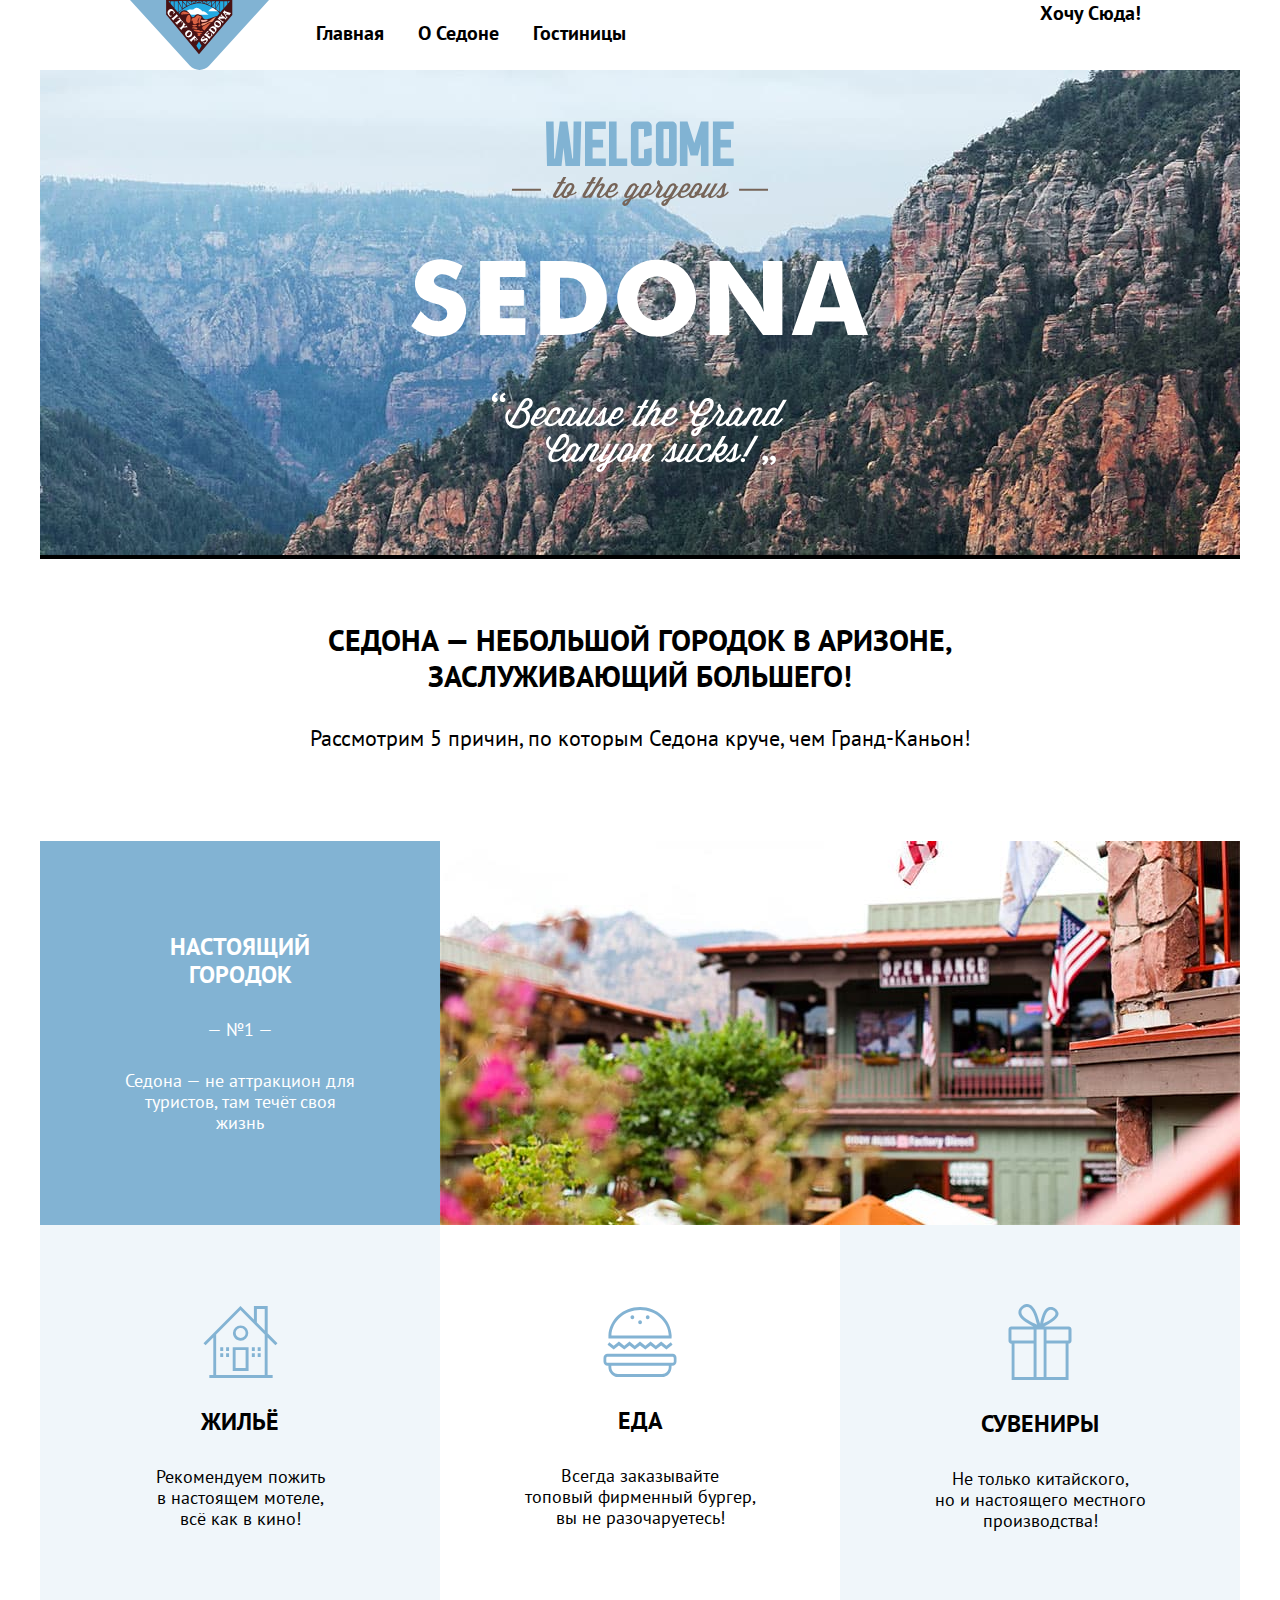
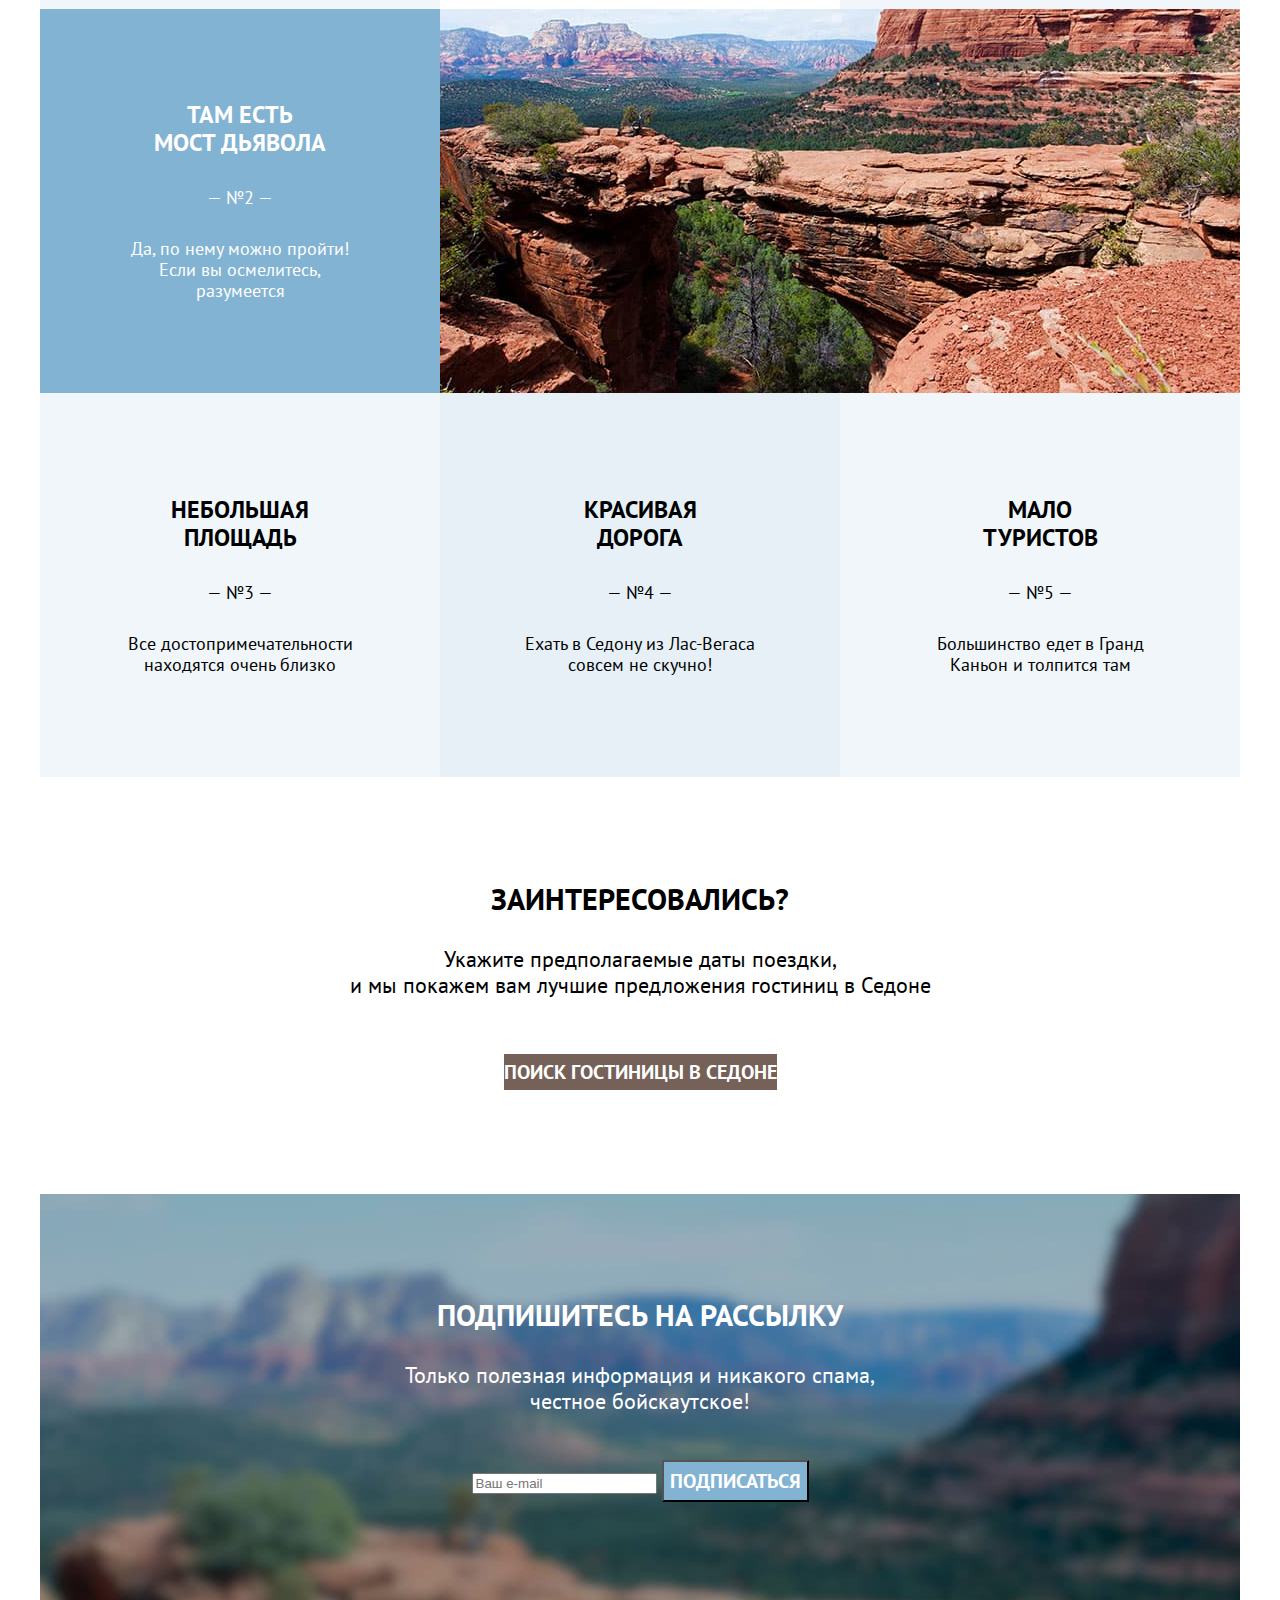
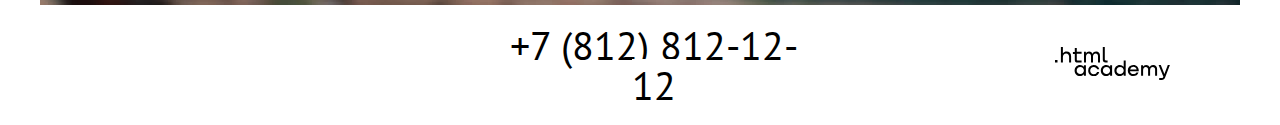
<file: index.html>
<!DOCTYPE html>
<html lang="ru">

  <head>
    <meta charset="utf-8">
    <title>Sedona</title>
    <link rel="stylesheet" href="styles/styles.css">
  </head>

  <body>
    <div class="page-contanier">
      <header class="main-header">
        <img class="header-logo-image" src="images/logo.svg" alt="Логотип города Седона «City of Sedona»." width="139"
          height="70">
        <nav class="navigation">
          <ul class="navigation-list">
            <li class="navigation-item">
              <a class="navigation-link" href="index.html">Главная</a>
            </li>
            <li class="navigation-item">
              <a class="navigation-link" href="#">О Седоне</a>
            </li>
            <li class="navigation-item">
              <a class="navigation-link" href="catalog.html">Гостиницы</a>
            </li>
          </ul>
          <ul class="navigation-list navigation-user">
            <li class="navigation-item">
              <a class="navigation-link" href="#">
                <span class="visually-hidden">Поиск</span>
              </a>
            </li>
            <li class="navigation-item">
              <a class="navigation-link" href="#">
                <span class="visually-hidden">Избранное </span>
              </a>
            </li>
            <li class="navigation-item">
              <a class="navigation-link" href="#">Хочу сюда!</a>
            </li>
          </ul>
        </nav>
      </header>

      <main class="main-container main-index">
        <h1 class="visually-hidden">Sedona</h1>
        <div class="promo">
          <img class="promo-text-image" src="images/promo.svg" width="458" height="352"
            alt="Промо «Welcome to the gargeous Sedona «Because the Grand Canyon sucks!»».">
        </div>
        <article class="advantages">
          <header class="advantages-header">
            <h2 class="advantages-header-title">Седона — небольшой городок в Аризоне, <br> заслуживающий большего!</h2>
            <p class="advantages-header-text">Рассмотрим 5 причин, по которым Седона круче, чем Гранд-Каньон!</p>
          </header>
          <ol class="advantages-list">
            <li class="advantage-item">
              <div class="text-advantage">
                <h3 class="advantage-title">Настоящий <br> городок</h3>
                <div class="advantage-number">— №1 —</div>
                <p class="advantage-description">Седона — не аттракцион для <br> туристов, там течёт своя <br> жизнь</p>
              </div>
              <img class="advantage-image" src="images/city-photo.jpg" width="800" height="384" alt="Седона Сити.">

              <ul class="advantages-city">
                <li class="advantage-item-icon-home">
                  <img class="icon-home-image" src="images/house-icon.svg" width="75" height="72" alt="Иконка жилье.">
                  <h3 class="advantage-title">Жильё</h3>
                  <p class="advantage-description">Рекомендуем пожить <br> в настоящем мотеле, <br> всё как в кино!</p>
                </li>

                <li class="advantage-item-icon-food">
                  <img class="icon-food-image" src="images/food-icon.svg" width="74" height="70" alt="Иконка еда.">
                  <h3 class="advantage-title">Еда</h3>
                  <p class="advantage-description">Всегда заказывайте <br> топовый фирменный бургер, <br> вы не
                    разочаруетесь!</p>
                </li>

                <li class="advantage-item-icon-gift">
                  <img class="icon-gift-image" src="images/gift-icon.svg" width="64" height="76" alt="Иконка сувениры.">
                  <h3 class="advantage-title">Сувениры</h3>
                  <p class="advantage-description">Не только китайского, <br> но и настоящего местного <br>
                    производства!
                  </p>
                </li>
              </ul>
            </li>

            <li class="advantage-item">
              <div class="text-advantage">
                <h3 class="advantage-title">Там есть <br> мост дьявола</h3>
                <div class="advantage-number">— №2 —</div>
                <p class="advantage-description">Да, по нему можно пройти! <br> Если вы осмелитесь, <br> разумеется</p>
              </div>
              <img class="advantage-image" src="images/grand-canyon-photo.jpg" width="800" height="384"
                alt="Гранд-Каньон.">
            </li>

            <li class="advantage-item">
              <div class="text-advantage">
                <h3 class="advantage-title">Небольшая <br> площадь</h3>
                <div class="advantage-number">— №3 —</div>
                <p class="advantage-description">Все достопримечательности <br> находятся очень близко</p>
              </div>
            </li>

            <li class="advantage-item">
              <div class="text-advantage">
                <h3 class="advantage-title">Красивая <br> дорога</h3>
                <div class="advantage-number">— №4 —</div>
                <p class="advantage-description">Ехать в Седону из Лас-Вегаса <br> совсем не скучно!</p>
              </div>
            </li>

            <li class="advantage-item">
              <div class="text-advantage">
                <h3 class="advantage-title">Мало <br> туристов</h3>
                <div class="advantage-number">— №5 —</div>
                <p class="advantage-description">Большинство едет в Гранд <br> Каньон и толпится там</p>
              </div>
            </li>
          </ol>
        </article>
        <div class="search-hotel">
          <h2 class="search-hotel-title">Заинтересовались?</h2>
          <p class="search-hotel-text">Укажите предполагаемые даты поездки, <br> и мы покажем вам лучшие предложения
            гостиниц в Седоне</p>
          <a class="search-hotel-button" href="#">Поиск гостиницы в Седоне</a>
        </div>

        <div class="subscribe">
          <h2 class="subscribe-title">Подпишитесь на рассылку</h2>
          <p class="subscribe-description">Только полезная информация и никакого спама, <br> честное бойскаутское!</p>
          <form class="subscribe-form" action="https://echo.htmlacademy.ru/">
            <label class="visually-hidden" for="useremail">Email</label>
            <input class="field" placeholder="Ваш e-mail" type="email" name="useremail" id="useremail" required>
            <button class="subscribe-button" type="submit">Подписаться</button>
          </form>
        </div>
      </main>

      <footer class="page-footer">
        <div class="page-footer-container">
          <section class="footer-social">
            <h2 class="visually-hidden">Соцсети</h2>
            <ul class="footer-social-list">
              <li class="footer-social-item">
                <a class="button-icon" href="#">
                  <span class="visually-hidden">Вконтакте</span>
                </a>
              </li>
              <li class="footer-social-item">
                <a class="button-icon" href="#">
                  <span class="visually-hidden">Телеграм</span>
                </a>
              </li>
              <li class="footer-social-item">
                <a class="button-icon" href="#">
                  <span class="visually-hidden">Ютуб</span>
                </a>
              </li>
            </ul>
          </section>

          <section class="footer-contacts">
            <h2 class="visually-hidden">Контакты</h2>
            <a class="footer-contacts-phone" href="tel:+78128121212">+7 (812) 812-12-12</a>
          </section>

          <section class="footer-logo">
            <h2 class="visually-hidden">html academy</h2>
            <a href="https://htmlacademy.ru/"><img class="footer-logo-image" src="images/footer/html-academy-logo.svg"
                width="115" height="33" alt="Логотип html academy."></a>
          </section>
        </div>
      </footer>
    </div>
  </body>

</html>
</file>
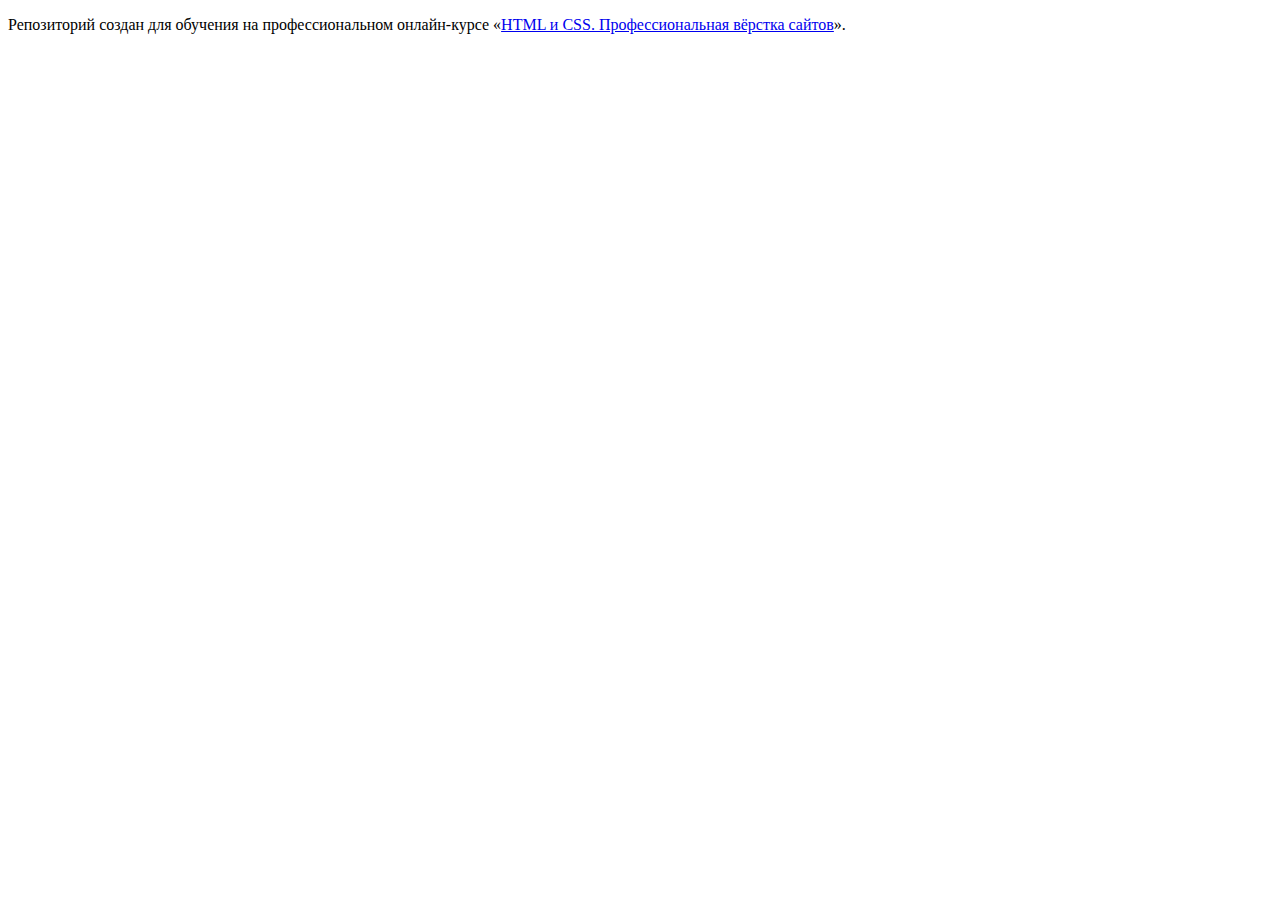
<file: 1/index.html>
<!DOCTYPE html>
<html lang="ru">
  <head>
    <meta charset="utf-8">
    <title>HTML Academy: Седона</title>
    <base href="https://htmlacademy-htmlcss.github.io/2015259-sedona-34/1/">
</head>
  <body>

    <p>Репозиторий создан для обучения на профессиональном онлайн‑курсе «<a href="https://htmlacademy.ru/intensive/htmlcss">HTML и CSS. Профессиональная вёрстка сайтов</a>».</p>

  </body>
</html>
</file>
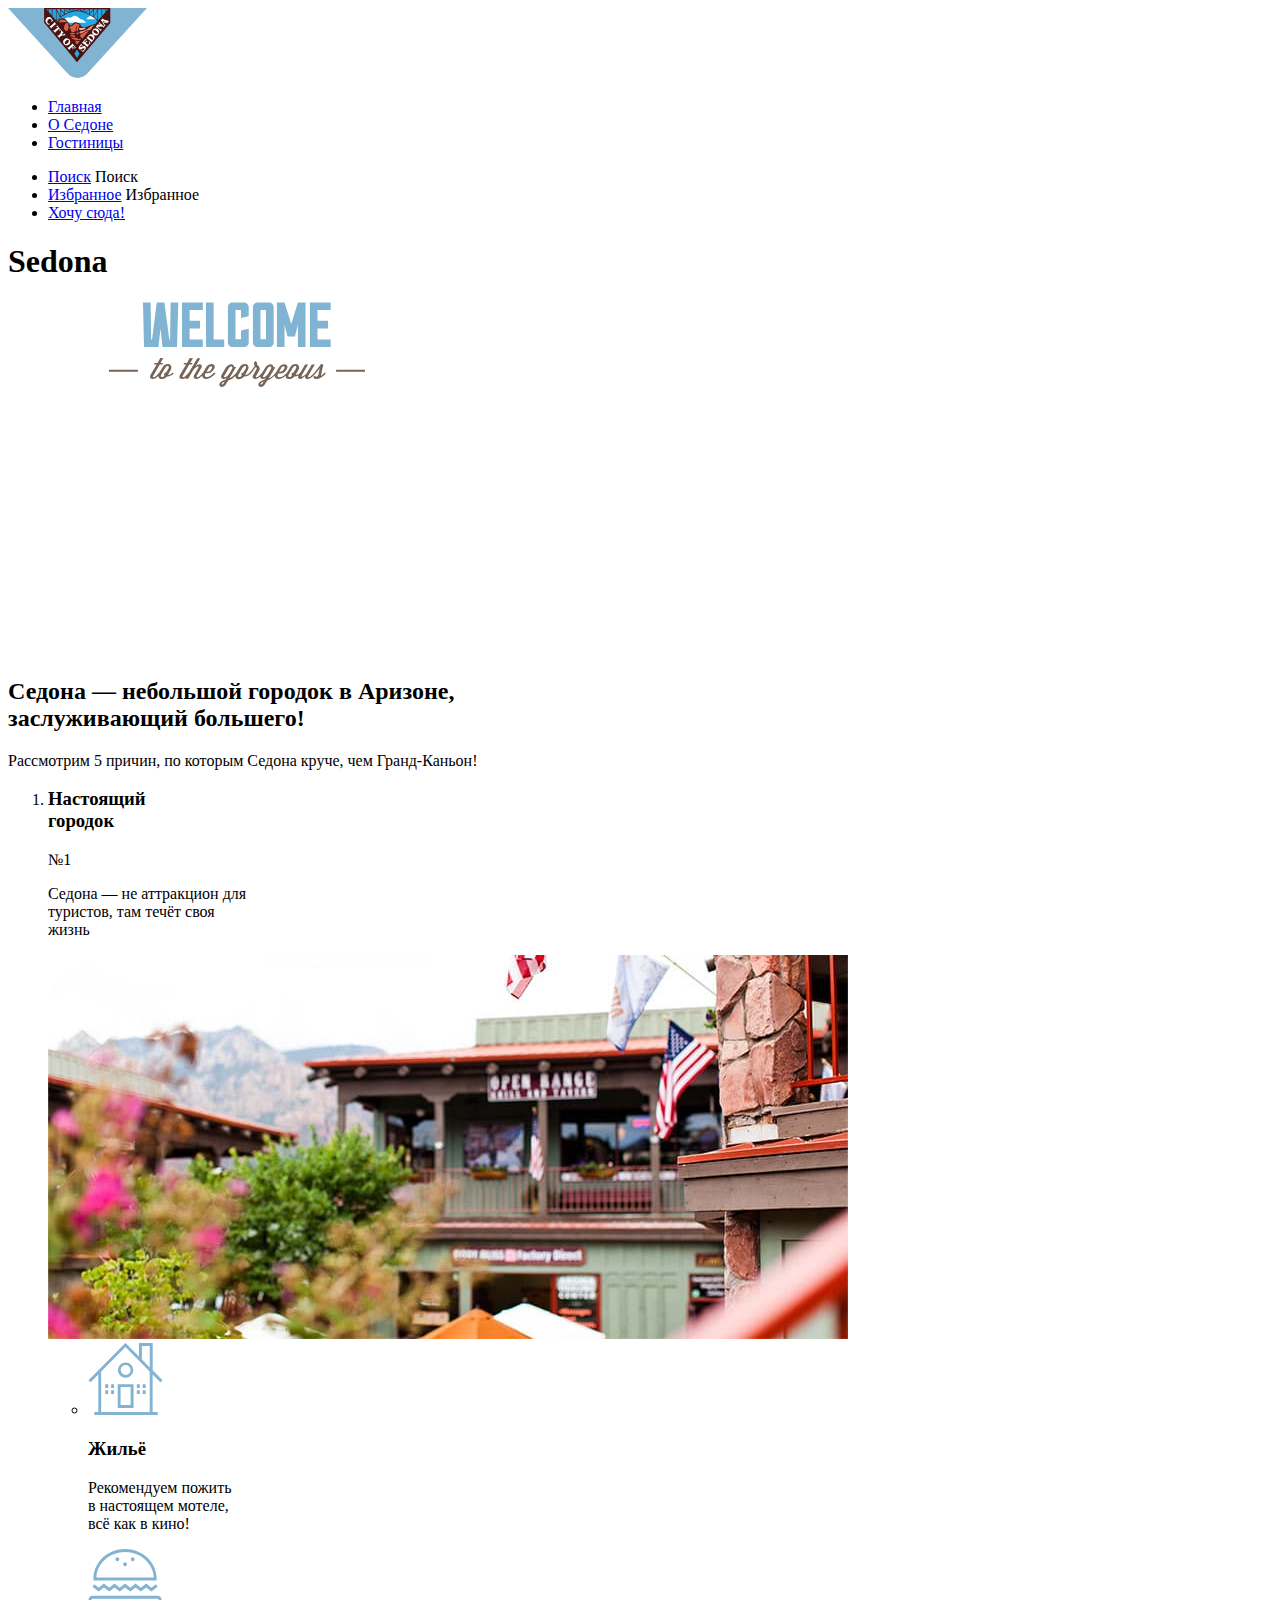
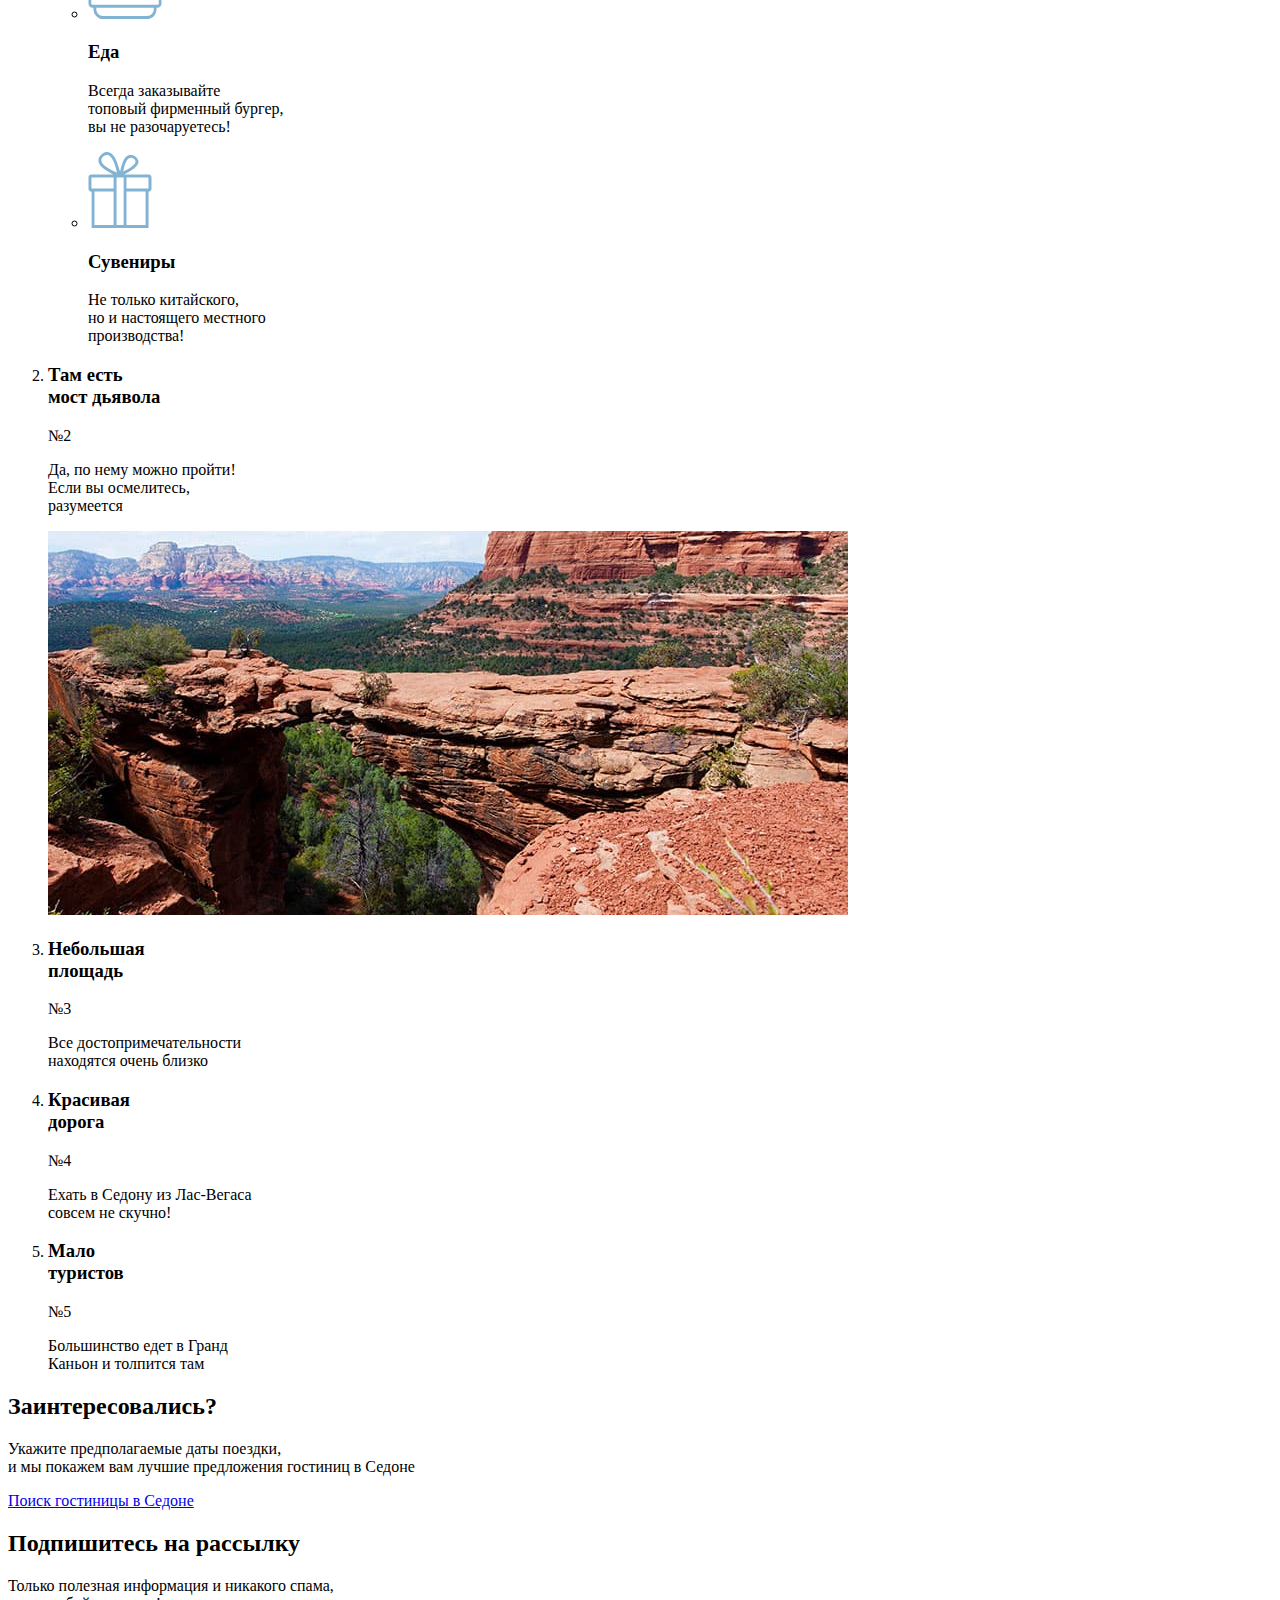
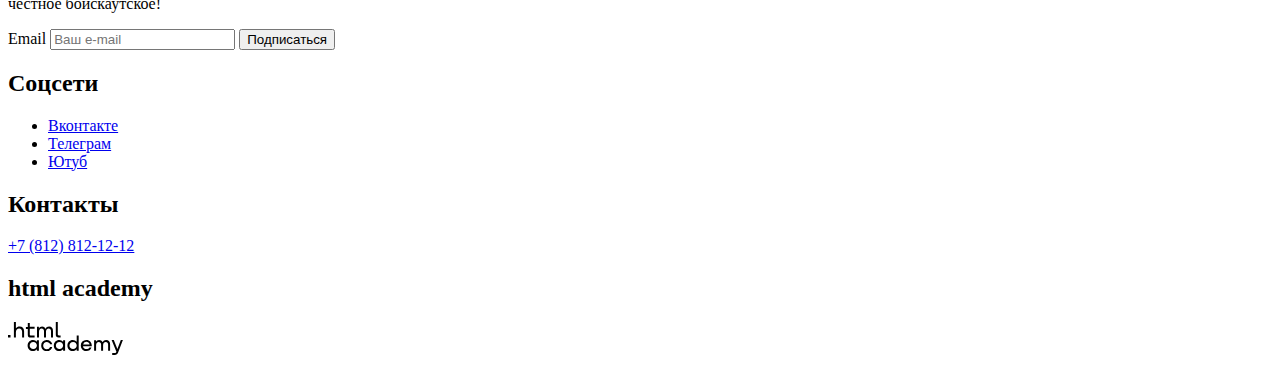
<file: 3/index.html>
<!DOCTYPE html>
<html lang="ru">

<head>
  <meta charset="utf-8">
  <title>Sedona</title>
  <base href="https://htmlacademy-htmlcss.github.io/2015259-sedona-34/3/">
</head>

<body>
  <header class="main-header">
    <img class="header-logo-image" src="images/logo.svg" alt="Логотип города Седона «City of Sedona»." width="139" height="70">
    <nav class="navigation">
      <ul class="navigation-list">
        <li class="navigation-item">
          <a class="navigation-link" href="index.html">Главная</a>
        </li>
        <li class="navigation-item">
          <a class="navigation-link" href="#">О Седоне</a>
        </li>
        <li class="navigation-item">
          <a class="navigation-link" href="catalog.html">Гостиницы</a>
        </li>
      </ul>
      <ul class="navigation-list navigation-user">
        <li class="navigation-item">
          <a class="navigation-link" href="#">Поиск</a>
          <span class="visually-hidden">
            Поиск
          </span>
        </li>
        <li class="navigation-item">
          <a class="navigation-link" href="#">Избранное</a>
          <span class="visually-hidden">
            Избранное
          </span>
        </li>
        <li class="navigation-item">
          <a class="navigation-link" href="#">Хочу сюда!</a>
        </li>
      </ul>
    </nav>
  </header>

  <main class="main-index">
    <h1 class="visually-hidden">Sedona</h1>
    <div class="promo">
      <img class="promo-text-image" src="images/promo.svg" width="458" height="352"
        alt="Промо «Welcome to the gargeous Sedona «Because the Grand Canyon sucks!»»." >
    </div>
    <article class="advantages">
      <header class="advantages-header">
        <h2 class="advantages-header-title">Седона — небольшой городок в Аризоне, <br> заслуживающий большего!</h2>
        <p class="advantages-header-text">Рассмотрим 5 причин, по которым Седона круче, чем Гранд-Каньон!</p>
      </header>
      <ol class="advantages-list">
        <li class="advantage-item">
          <h3 class="advantage-title">Настоящий <br> городок</h3>
          <div class="advantage-number">№1</div>
          <p class="advantage-description">Седона — не аттракцион для <br> туристов, там течёт своя <br> жизнь</p>
          <img class="advantage-image" src="images/city-photo.jpg" width="800" height="384" alt="Седона Сити.">
          <ul>
            <li class="advantage-item icon-home">
              <img class="icon-home-image" src="images/house-icon.svg" width="75" height="72" alt="Иконка жилье.">
              <h3 class="advantage-title">Жильё</h3>              
              <p class="advantage-description">Рекомендуем пожить <br> в настоящем мотеле, <br> всё как в кино!</p>
            </li>

            <li class="advantage-item icon-food">
              <img class="icon-food-image" src="images/food-icon.svg" width="74" height="70" alt="Иконка еда.">
              <h3 class="advantage-title">Еда</h3>              
              <p class="advantage-description">Всегда заказывайте <br> топовый фирменный бургер, <br> вы не
                разочаруетесь!</p>
            </li>

            <li class="advantage-item icon-gift">
              <img class="icon-gift-image" src="images/gift-icon.svg" width="64" height="76" alt="Иконка сувениры.">
              <h3 class="advantage-title">Сувениры</h3>              
              <p class="advantage-description">Не только китайского, <br> но и настоящего местного <br> производства!
              </p>
            </li>
          </ul>
        </li>

        <li class="advantage-item">
          <h3 class="advantage-title">Там есть <br> мост дьявола</h3>
          <div class="advantage-number">№2</div>
          <p class="advantage-description">Да, по нему можно пройти! <br> Если вы осмелитесь, <br> разумеется</p>
          <img class="advantage-image" src="images/grand-canyon-photo.jpg" width="800" height="384" alt="Гранд-Каньон.">
        </li>

        <li class="advantage-item">
          <h3 class="advantage-title">Небольшая <br> площадь</h3>
          <div class="advantage-number">№3</div>
          <p class="advantage-description">Все достопримечательности <br> находятся очень близко</p>
        </li>

        <li class="advantage-item">
          <h3 class="advantage-title">Красивая <br> дорога</h3>
          <div class="advantage-number">№4</div>
          <p class="advantage-description">Ехать в Седону из Лас-Вегаса <br> совсем не скучно!</p>
        </li>

        <li class="advantage-item">
          <h3 class="advantage-title">Мало <br> туристов</h3>
          <div class="advantage-number">№5</div>
          <p class="advantage-description">Большинство едет в Гранд <br> Каньон и толпится там</p>
        </li>
      </ol>
    </article>
    <div class="search-hotel">
      <h2 class="search-hotel-title">Заинтересовались?</h2>
      <p class="search-hotel-text">Укажите предполагаемые даты поездки, <br> и мы покажем вам лучшие предложения
        гостиниц в Седоне</p>
      <a class="search-hotel-button" href="#">Поиск гостиницы в Седоне</a>
    </div>

    <div class="subscribe">
      <h2 class="subscribe-title">Подпишитесь на рассылку</h2>
      <p class="subscribe-description">Только полезная информация и никакого спама, <br> честное бойскаутское!</p>
      <form class="subscribe-form" action="https://echo.htmlacademy.ru/">
        <label class="visually-hidden" for="useremail">Email</label>
        <input class="field" placeholder="Ваш e-mail" type="email" name="useremail" id="useremail" required>
        <button class="subscribe-button" type="submit">Подписаться</button>
      </form>
    </div>
  </main>

  <footer class="page-footer">
    <section class="footer-social">
      <h2 class="visually-hidden">Соцсети</h2>
      <ul class="footer-social-list">
        <li class="footer-social-item">
          <a class="button-icon" href="#">
            <span class="visually-hidden">Вконтакте</span>
          </a>
        </li>
        <li class="footer-social-item">
          <a class="button-icon" href="#">
            <span class="visually-hidden">Телеграм</span>
          </a>
        </li>
        <li class="footer-social-item">
          <a class="button-icon" href="#">
            <span class="visually-hidden">Ютуб</span>
          </a>
        </li>
      </ul>
    </section>

    <section class="footer-contacts">
      <h2 class="visually-hidden">Контакты</h2>
      <a class="footer-contacts-phone" href="tel:+78128121212">+7 (812) 812-12-12</a>
    </section>

    <section class="footer-logo">
      <h2 class="visually-hidden">html academy</h2>
      <img class="footer-logo-image" src="images/footer/html-academy-logo.svg" width="115" height="=33" alt="Логотип html academy.">
    </section>
  </footer>
</body>

</html>
</file>
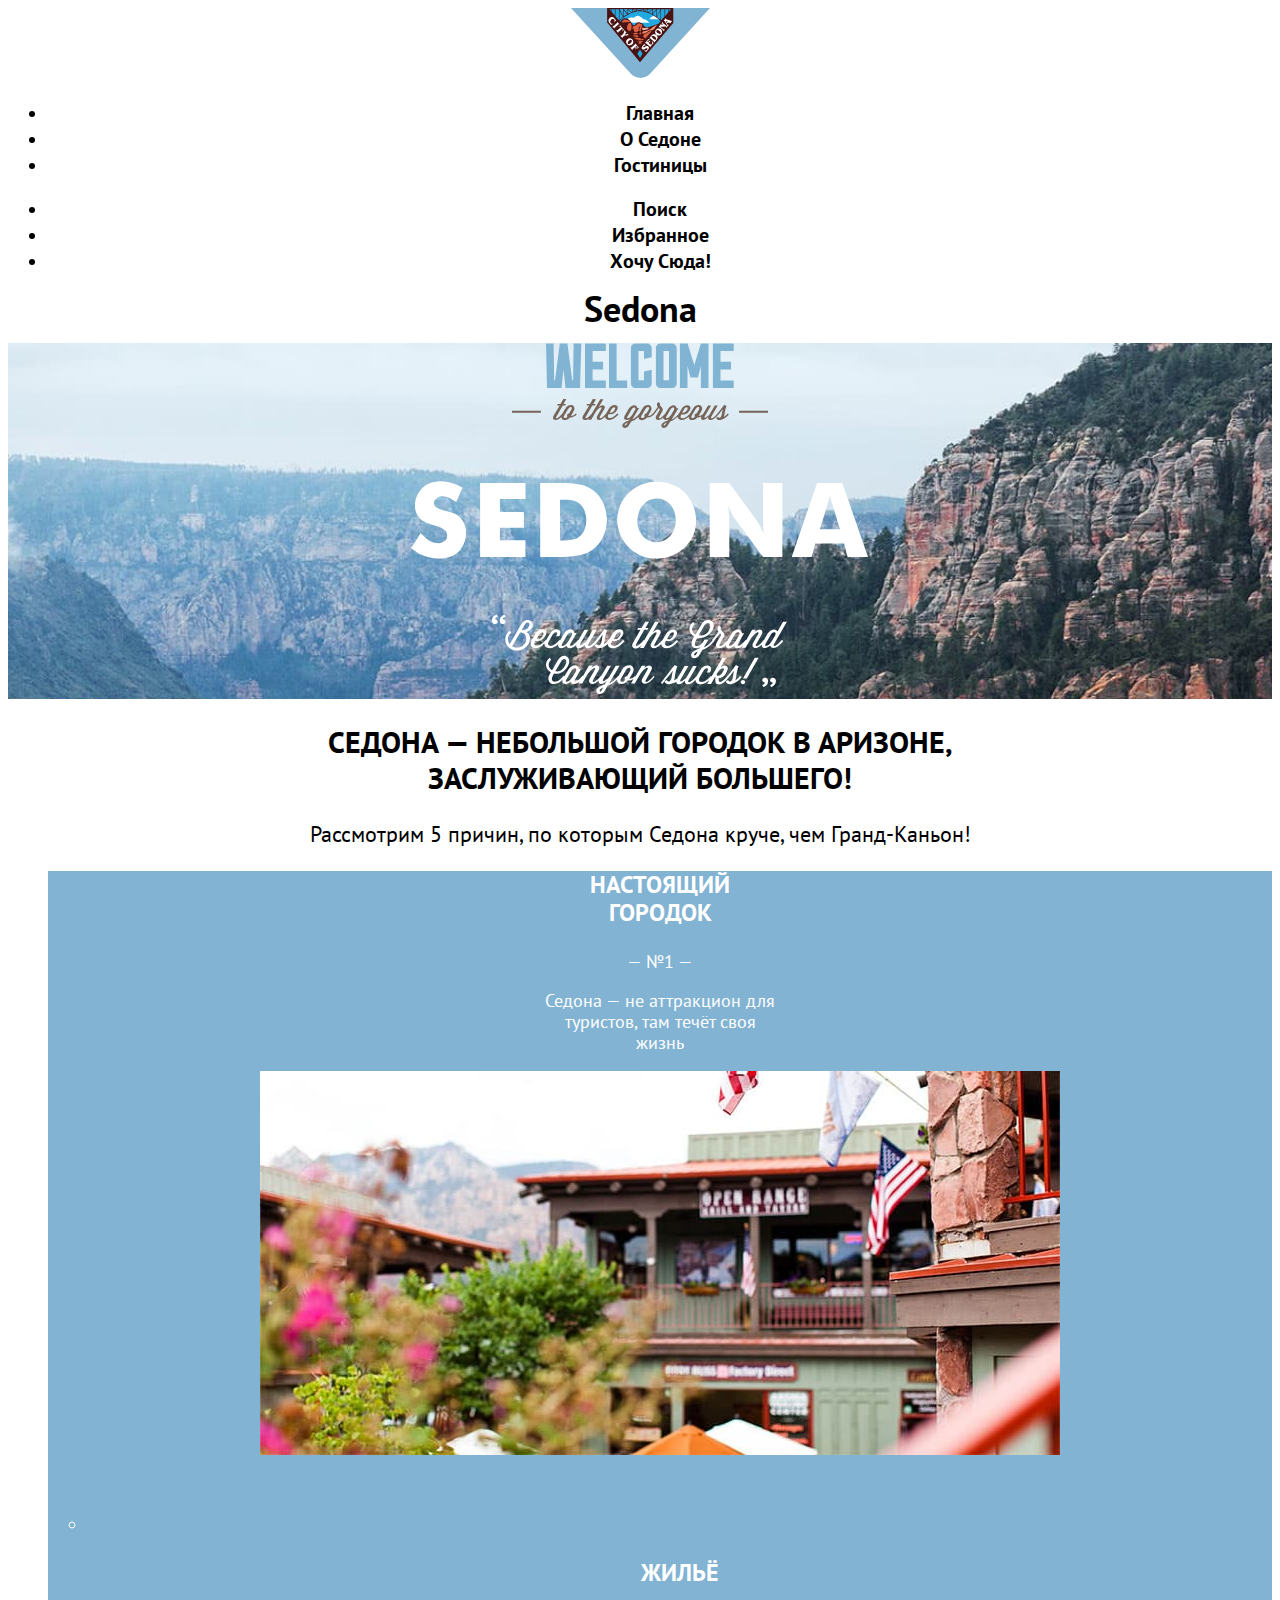
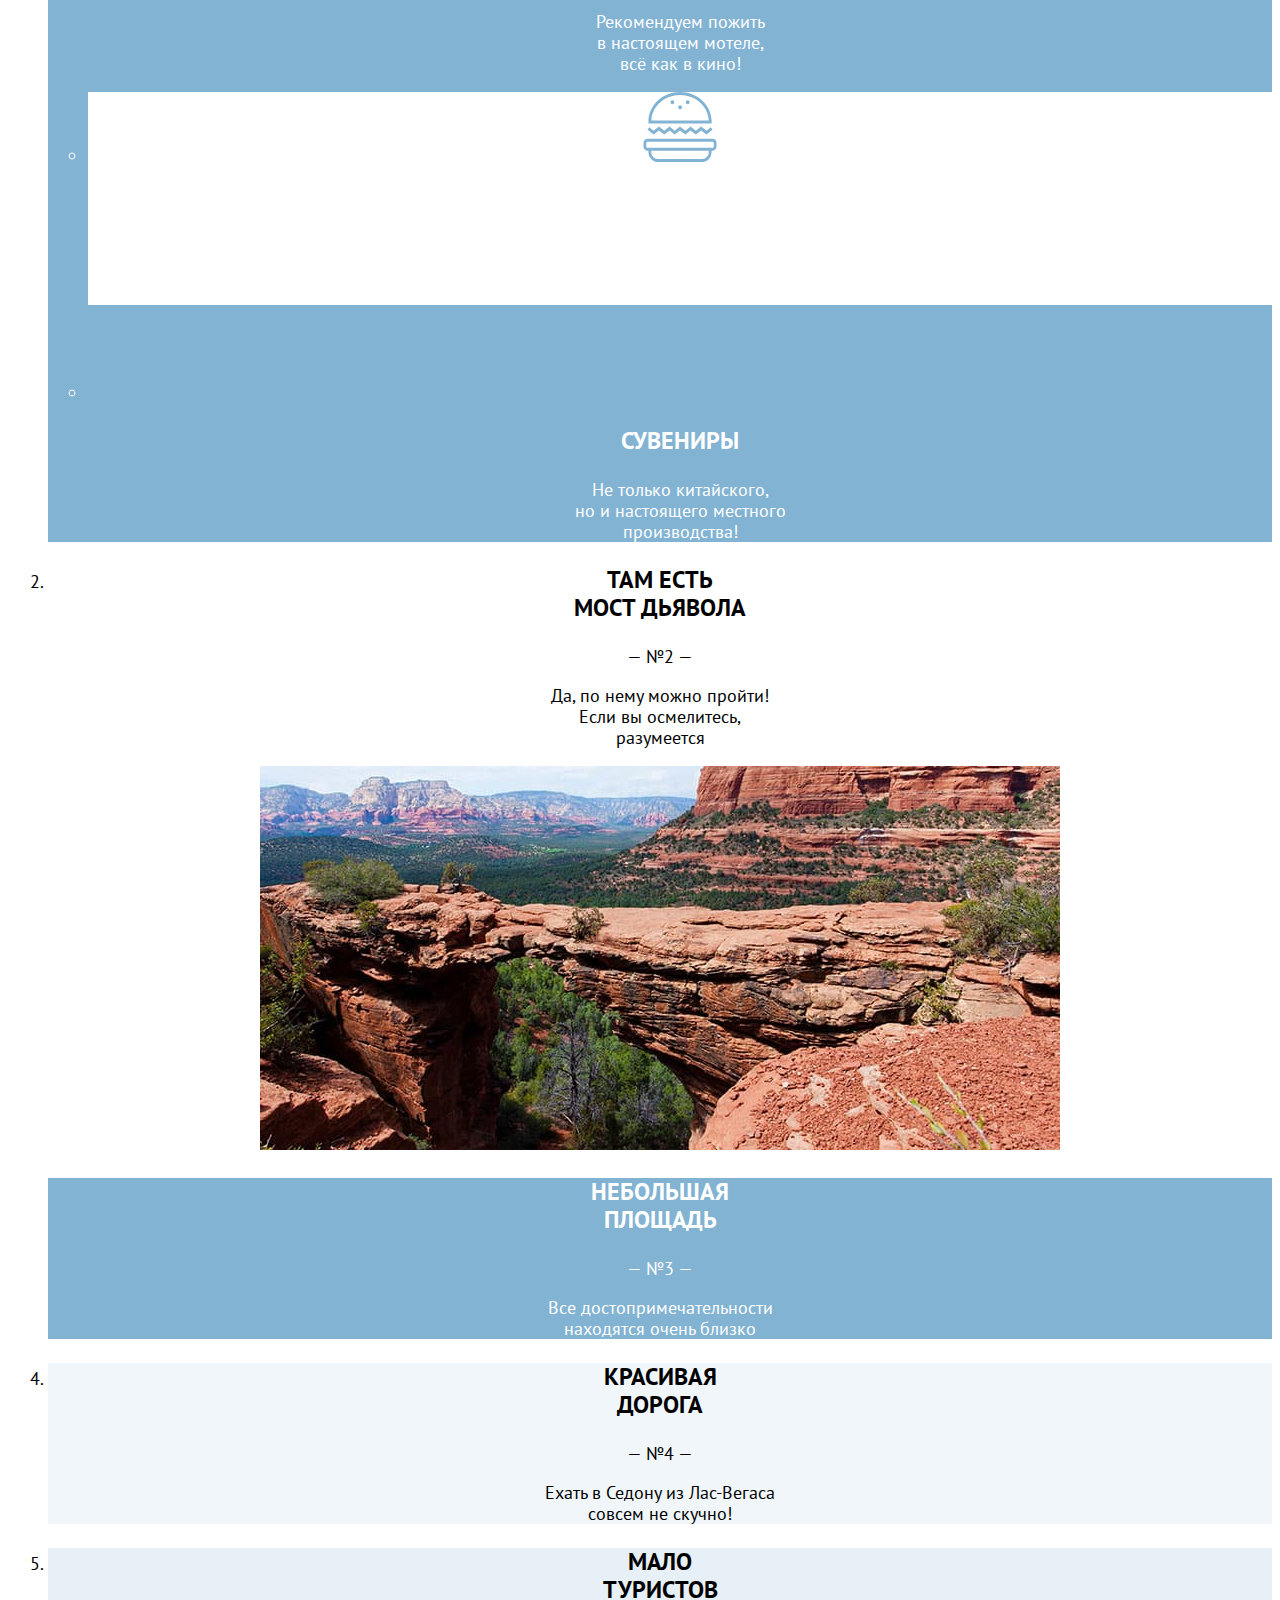
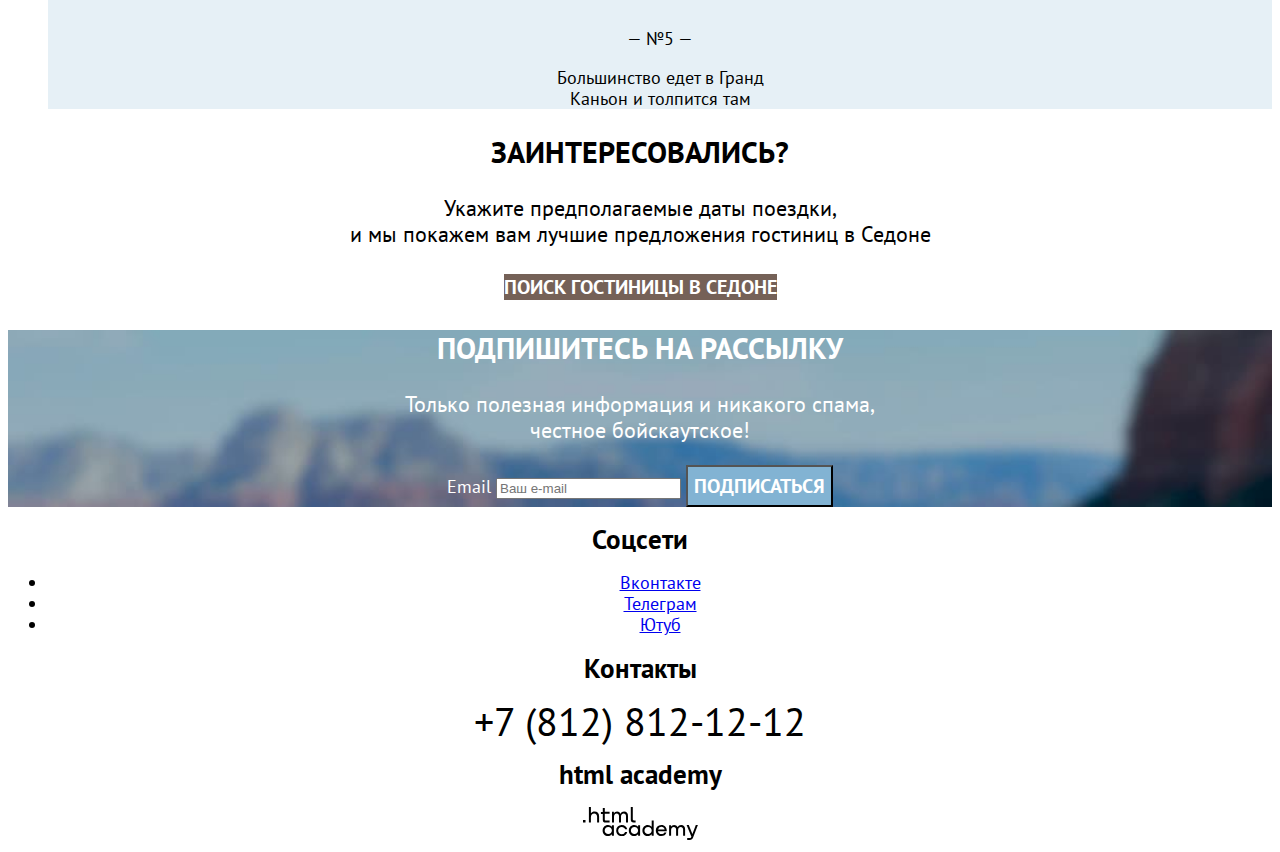
<file: 4/index.html>
<!DOCTYPE html>
<html lang="ru">

  <head>
    <meta charset="utf-8">
    <title>Sedona</title>
    <link rel="stylesheet" href="styles/styles.css">
    <base href="https://htmlacademy-htmlcss.github.io/2015259-sedona-34/4/">
</head>

  <body>
    <header class="main-header">
      <img class="header-logo-image" src="images/logo.svg" alt="Логотип города Седона «City of Sedona»." width="139"
        height="70">
      <nav class="navigation">
        <ul class="navigation-list">
          <li class="navigation-item">
            <a class="navigation-link" href="index.html">Главная</a>
          </li>
          <li class="navigation-item">
            <a class="navigation-link" href="#">О Седоне</a>
          </li>
          <li class="navigation-item">
            <a class="navigation-link" href="catalog.html">Гостиницы</a>
          </li>
        </ul>
        <ul class="navigation-list navigation-user">
          <li class="navigation-item">
            <a class="navigation-link" href="#">
              <span class="visually-hidden">Поиск</span>
            </a>
          </li>
          <li class="navigation-item">
            <a class="navigation-link" href="#">
              <span class="visually-hidden">Избранное </span>
            </a>
          </li>
          <li class="navigation-item">
            <a class="navigation-link" href="#">Хочу сюда!</a>
          </li>
        </ul>
      </nav>
    </header>

    <main class="main-index">
      <h1 class="visually-hidden">Sedona</h1>
      <div class="promo">
        <img class="promo-text-image" src="images/promo.svg" width="458" height="352"
          alt="Промо «Welcome to the gargeous Sedona «Because the Grand Canyon sucks!»».">
      </div>
      <article class="advantages">
        <header class="advantages-header">
          <h2 class="advantages-header-title">Седона — небольшой городок в Аризоне, <br> заслуживающий большего!</h2>
          <p class="advantages-header-text">Рассмотрим 5 причин, по которым Седона круче, чем Гранд-Каньон!</p>
        </header>
        <ol class="advantages-list">
          <li class="advantage-item">
            <h3 class="advantage-title">Настоящий <br> городок</h3>
            <div class="advantage-number">— №1 —</div>
            <p class="advantage-description">Седона — не аттракцион для <br> туристов, там течёт своя <br> жизнь</p>
            <img class="advantage-image" src="images/city-photo.jpg" width="800" height="384" alt="Седона Сити.">

            <ul class="advantages-city">
              <li class="advantage-item-icon-home">
                <img class="icon-home-image" src="images/house-icon.svg" width="75" height="72" alt="Иконка жилье.">
                <h3 class="advantage-title">Жильё</h3>
                <p class="advantage-description">Рекомендуем пожить <br> в настоящем мотеле, <br> всё как в кино!</p>
              </li>

              <li class="advantage-item-icon-food">
                <img class="icon-food-image" src="images/food-icon.svg" width="74" height="70" alt="Иконка еда.">
                <h3 class="advantage-title">Еда</h3>
                <p class="advantage-description">Всегда заказывайте <br> топовый фирменный бургер, <br> вы не
                  разочаруетесь!</p>
              </li>

              <li class="advantage-item-icon-gift">
                <img class="icon-gift-image" src="images/gift-icon.svg" width="64" height="76" alt="Иконка сувениры.">
                <h3 class="advantage-title">Сувениры</h3>
                <p class="advantage-description">Не только китайского, <br> но и настоящего местного <br> производства!
                </p>
              </li>
            </ul>
          </li>

          <li class="advantage-item">
            <h3 class="advantage-title">Там есть <br> мост дьявола</h3>
            <div class="advantage-number">— №2 —</div>
            <p class="advantage-description">Да, по нему можно пройти! <br> Если вы осмелитесь, <br> разумеется</p>
            <img class="advantage-image" src="images/grand-canyon-photo.jpg" width="800" height="384"
              alt="Гранд-Каньон.">
          </li>

          <li class="advantage-item">
            <h3 class="advantage-title">Небольшая <br> площадь</h3>
            <div class="advantage-number">— №3 —</div>
            <p class="advantage-description">Все достопримечательности <br> находятся очень близко</p>
          </li>

          <li class="advantage-item">
            <h3 class="advantage-title">Красивая <br> дорога</h3>
            <div class="advantage-number">— №4 —</div>
            <p class="advantage-description">Ехать в Седону из Лас-Вегаса <br> совсем не скучно!</p>
          </li>

          <li class="advantage-item">
            <h3 class="advantage-title">Мало <br> туристов</h3>
            <div class="advantage-number">— №5 —</div>
            <p class="advantage-description">Большинство едет в Гранд <br> Каньон и толпится там</p>
          </li>
        </ol>
      </article>
      <div class="search-hotel">
        <h2 class="search-hotel-title">Заинтересовались?</h2>
        <p class="search-hotel-text">Укажите предполагаемые даты поездки, <br> и мы покажем вам лучшие предложения
          гостиниц в Седоне</p>
        <a class="search-hotel-button" href="#">Поиск гостиницы в Седоне</a>
      </div>

      <div class="subscribe">
        <h2 class="subscribe-title">Подпишитесь на рассылку</h2>
        <p class="subscribe-description">Только полезная информация и никакого спама, <br> честное бойскаутское!</p>
        <form class="subscribe-form" action="https://echo.htmlacademy.ru/">
          <label class="visually-hidden" for="useremail">Email</label>
          <input class="field" placeholder="Ваш e-mail" type="email" name="useremail" id="useremail" required>
          <button class="subscribe-button" type="submit">Подписаться</button>
        </form>
      </div>
    </main>

    <footer class="page-footer">
      <section class="footer-social">
        <h2 class="visually-hidden">Соцсети</h2>
        <ul class="footer-social-list">
          <li class="footer-social-item">
            <a class="button-icon" href="#">
              <span class="visually-hidden">Вконтакте</span>
            </a>
          </li>
          <li class="footer-social-item">
            <a class="button-icon" href="#">
              <span class="visually-hidden">Телеграм</span>
            </a>
          </li>
          <li class="footer-social-item">
            <a class="button-icon" href="#">
              <span class="visually-hidden">Ютуб</span>
            </a>
          </li>
        </ul>
      </section>

      <section class="footer-contacts">
        <h2 class="visually-hidden">Контакты</h2>
        <a class="footer-contacts-phone" href="tel:+78128121212">+7 (812) 812-12-12</a>
      </section>

      <section class="footer-logo">
        <h2 class="visually-hidden">html academy</h2>
        <a href="https://htmlacademy.ru/"><img class="footer-logo-image" src="images/footer/html-academy-logo.svg"
            width="115" height="33" alt="Логотип html academy."></a>
      </section>
    </footer>
  </body>

</html>
</file>
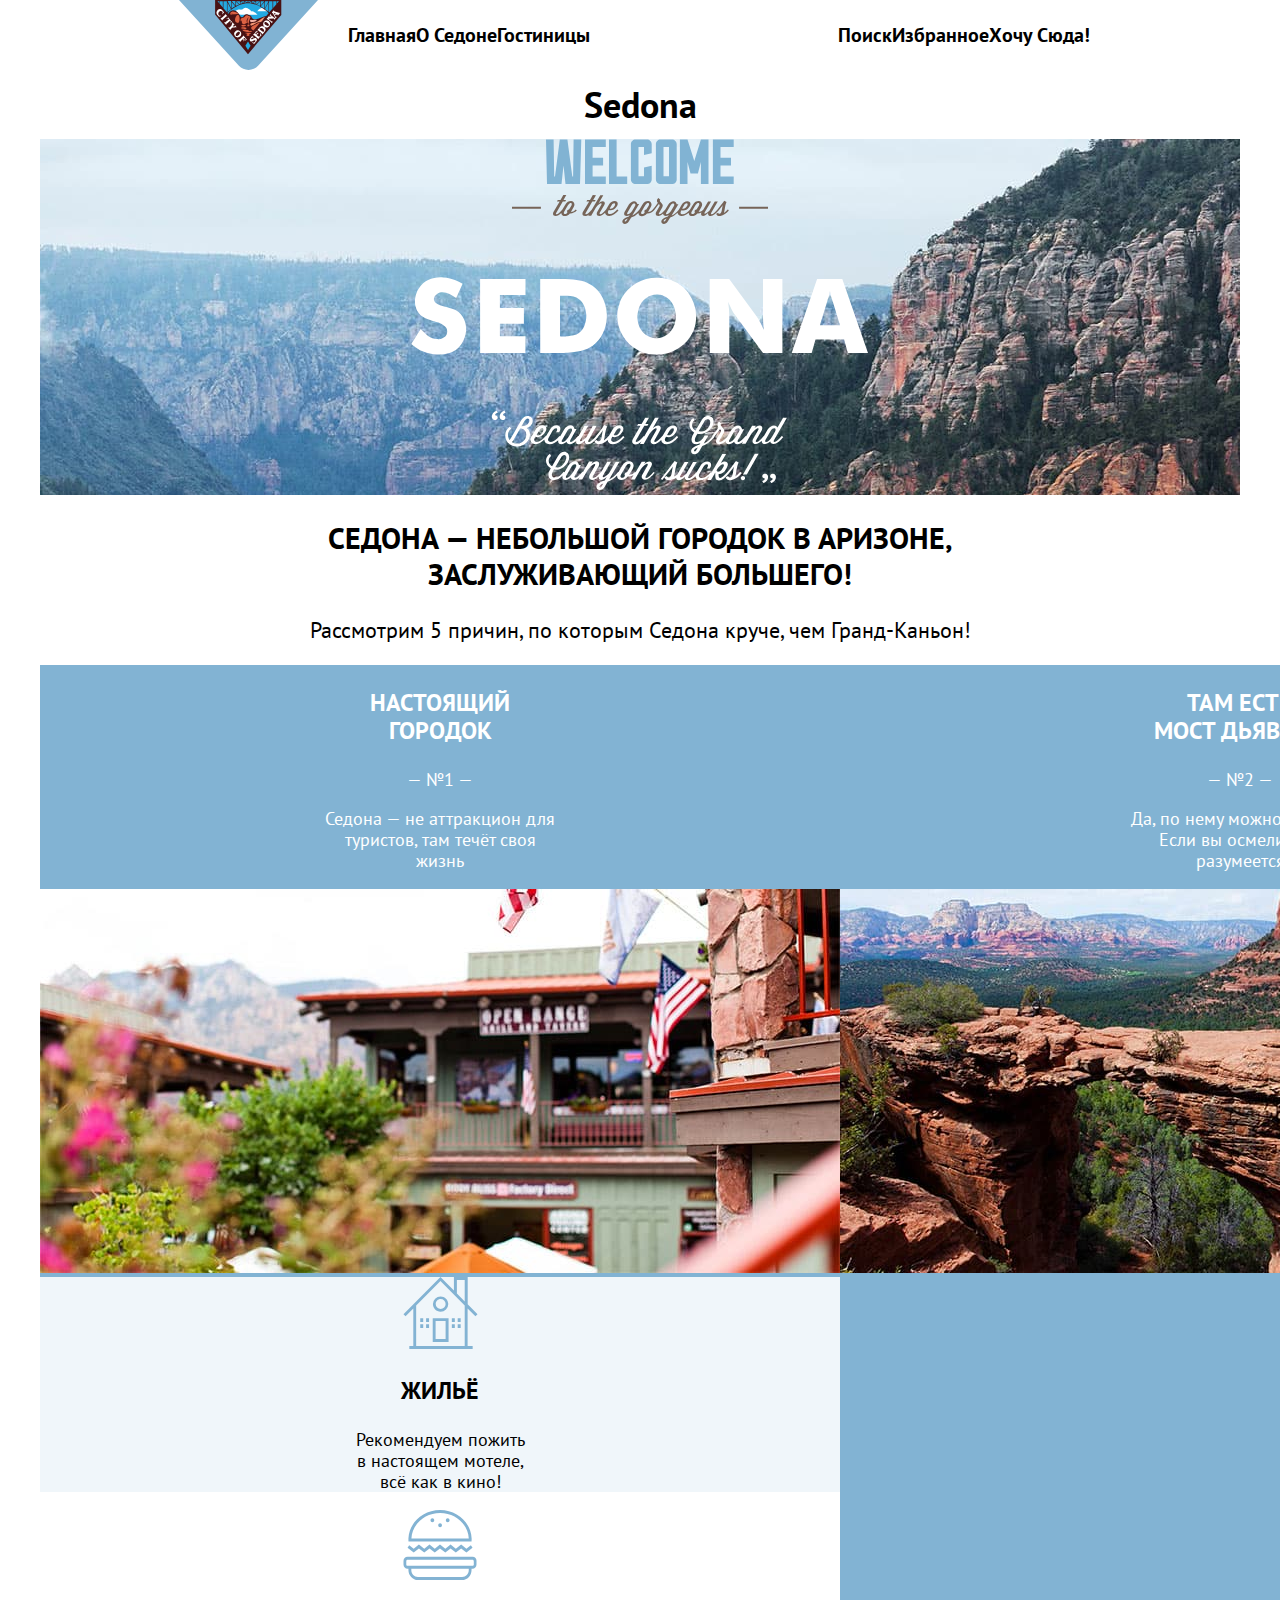
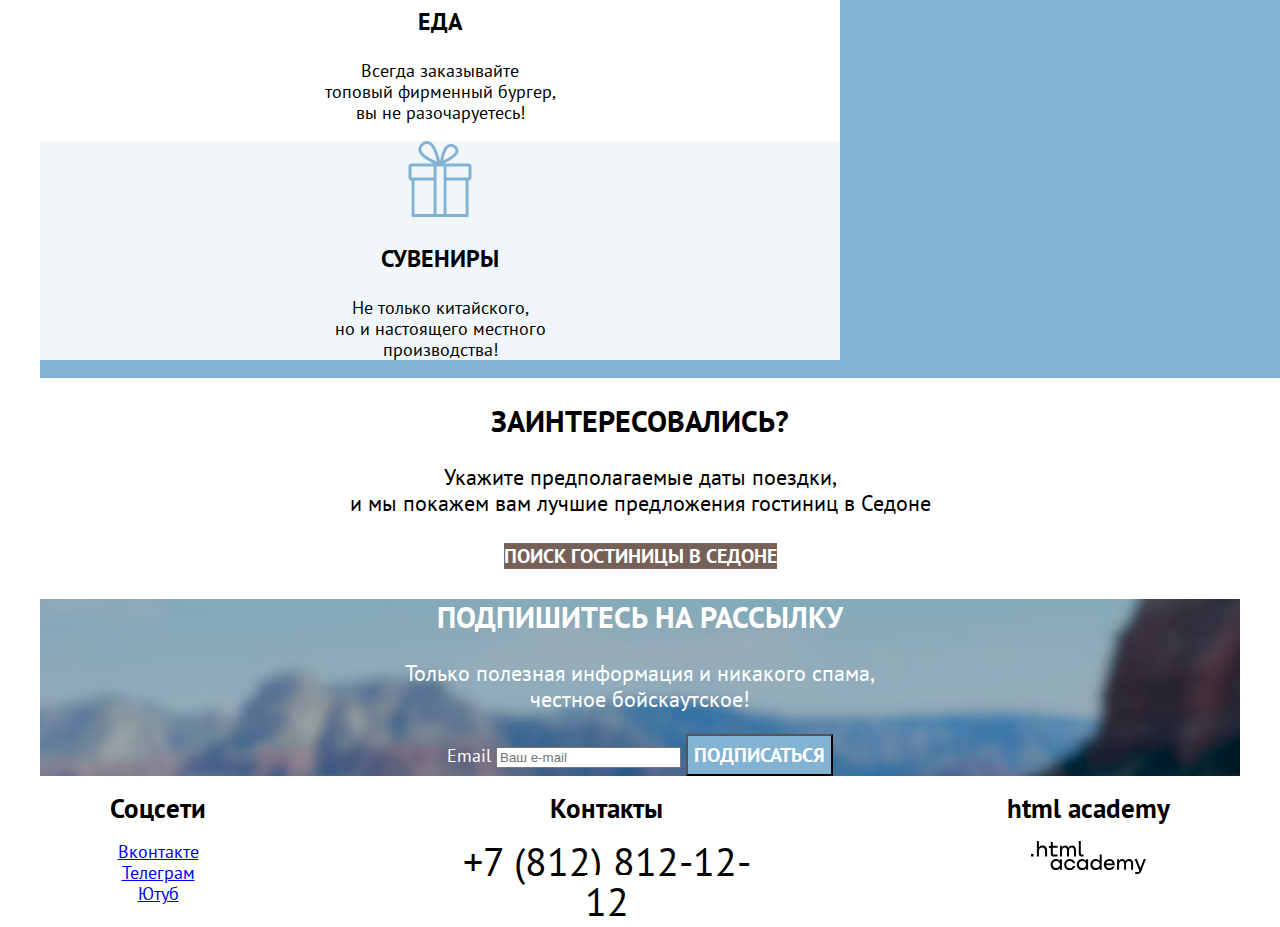
<file: 5/index.html>
<!DOCTYPE html>
<html lang="ru">

  <head>
    <meta charset="utf-8">
    <title>Sedona</title>
    <link rel="stylesheet" href="styles/styles.css">
    <base href="https://htmlacademy-htmlcss.github.io/2015259-sedona-34/5/">
</head>

  <body>
    <div class="page-contanier">
      <header class="main-header">
        <img class="header-logo-image" src="images/logo.svg" alt="Логотип города Седона «City of Sedona»." width="139"
          height="70">
        <nav class="navigation">
          <ul class="navigation-list">
            <li class="navigation-item">
              <a class="navigation-link" href="index.html">Главная</a>
            </li>
            <li class="navigation-item">
              <a class="navigation-link" href="#">О Седоне</a>
            </li>
            <li class="navigation-item">
              <a class="navigation-link" href="catalog.html">Гостиницы</a>
            </li>
          </ul>
          <ul class="navigation-list navigation-user">
            <li class="navigation-item">
              <a class="navigation-link" href="#">
                <span class="visually-hidden">Поиск</span>
              </a>
            </li>
            <li class="navigation-item">
              <a class="navigation-link" href="#">
                <span class="visually-hidden">Избранное </span>
              </a>
            </li>
            <li class="navigation-item">
              <a class="navigation-link" href="#">Хочу сюда!</a>
            </li>
          </ul>
        </nav>
      </header>

      <main class="main-container main-index">
        <h1 class="visually-hidden">Sedona</h1>
        <div class="promo">
          <img class="promo-text-image" src="images/promo.svg" width="458" height="352"
            alt="Промо «Welcome to the gargeous Sedona «Because the Grand Canyon sucks!»».">
        </div>
        <article class="advantages">
          <header class="advantages-header">
            <h2 class="advantages-header-title">Седона — небольшой городок в Аризоне, <br> заслуживающий большего!</h2>
            <p class="advantages-header-text">Рассмотрим 5 причин, по которым Седона круче, чем Гранд-Каньон!</p>
          </header>
          <ol class="advantages-list">
            <li class="advantage-item">
              <h3 class="advantage-title">Настоящий <br> городок</h3>
              <div class="advantage-number">— №1 —</div>
              <p class="advantage-description">Седона — не аттракцион для <br> туристов, там течёт своя <br> жизнь</p>
              <img class="advantage-image" src="images/city-photo.jpg" width="800" height="384" alt="Седона Сити.">

              <ul class="advantages-city">
                <li class="advantage-item-icon-home">
                  <img class="icon-home-image" src="images/house-icon.svg" width="75" height="72" alt="Иконка жилье.">
                  <h3 class="advantage-title">Жильё</h3>
                  <p class="advantage-description">Рекомендуем пожить <br> в настоящем мотеле, <br> всё как в кино!</p>
                </li>

                <li class="advantage-item-icon-food">
                  <img class="icon-food-image" src="images/food-icon.svg" width="74" height="70" alt="Иконка еда.">
                  <h3 class="advantage-title">Еда</h3>
                  <p class="advantage-description">Всегда заказывайте <br> топовый фирменный бургер, <br> вы не
                    разочаруетесь!</p>
                </li>

                <li class="advantage-item-icon-gift">
                  <img class="icon-gift-image" src="images/gift-icon.svg" width="64" height="76" alt="Иконка сувениры.">
                  <h3 class="advantage-title">Сувениры</h3>
                  <p class="advantage-description">Не только китайского, <br> но и настоящего местного <br>
                    производства!
                  </p>
                </li>
              </ul>
            </li>

            <li class="advantage-item">
              <h3 class="advantage-title">Там есть <br> мост дьявола</h3>
              <div class="advantage-number">— №2 —</div>
              <p class="advantage-description">Да, по нему можно пройти! <br> Если вы осмелитесь, <br> разумеется</p>
              <img class="advantage-image" src="images/grand-canyon-photo.jpg" width="800" height="384"
                alt="Гранд-Каньон.">
            </li>

            <li class="advantage-item">
              <h3 class="advantage-title">Небольшая <br> площадь</h3>
              <div class="advantage-number">— №3 —</div>
              <p class="advantage-description">Все достопримечательности <br> находятся очень близко</p>
            </li>

            <li class="advantage-item">
              <h3 class="advantage-title">Красивая <br> дорога</h3>
              <div class="advantage-number">— №4 —</div>
              <p class="advantage-description">Ехать в Седону из Лас-Вегаса <br> совсем не скучно!</p>
            </li>

            <li class="advantage-item">
              <h3 class="advantage-title">Мало <br> туристов</h3>
              <div class="advantage-number">— №5 —</div>
              <p class="advantage-description">Большинство едет в Гранд <br> Каньон и толпится там</p>
            </li>
          </ol>
        </article>
        <div class="search-hotel">
          <h2 class="search-hotel-title">Заинтересовались?</h2>
          <p class="search-hotel-text">Укажите предполагаемые даты поездки, <br> и мы покажем вам лучшие предложения
            гостиниц в Седоне</p>
          <a class="search-hotel-button" href="#">Поиск гостиницы в Седоне</a>
        </div>

        <div class="subscribe">
          <h2 class="subscribe-title">Подпишитесь на рассылку</h2>
          <p class="subscribe-description">Только полезная информация и никакого спама, <br> честное бойскаутское!</p>
          <form class="subscribe-form" action="https://echo.htmlacademy.ru/">
            <label class="visually-hidden" for="useremail">Email</label>
            <input class="field" placeholder="Ваш e-mail" type="email" name="useremail" id="useremail" required>
            <button class="subscribe-button" type="submit">Подписаться</button>
          </form>
        </div>
      </main>

      <footer class="page-footer">
        <div class="page-footer-container">
          <section class="footer-social">
            <h2 class="visually-hidden">Соцсети</h2>
            <ul class="footer-social-list">
              <li class="footer-social-item">
                <a class="button-icon" href="#">
                  <span class="visually-hidden">Вконтакте</span>
                </a>
              </li>
              <li class="footer-social-item">
                <a class="button-icon" href="#">
                  <span class="visually-hidden">Телеграм</span>
                </a>
              </li>
              <li class="footer-social-item">
                <a class="button-icon" href="#">
                  <span class="visually-hidden">Ютуб</span>
                </a>
              </li>
            </ul>
          </section>

          <section class="footer-contacts">
            <h2 class="visually-hidden">Контакты</h2>
            <a class="footer-contacts-phone" href="tel:+78128121212">+7 (812) 812-12-12</a>
          </section>

          <section class="footer-logo">
            <h2 class="visually-hidden">html academy</h2>
            <a href="https://htmlacademy.ru/"><img class="footer-logo-image" src="images/footer/html-academy-logo.svg"
                width="115" height="33" alt="Логотип html academy."></a>
          </section>
        </div>
      </footer>
    </div>
  </body>

</html>
</file>
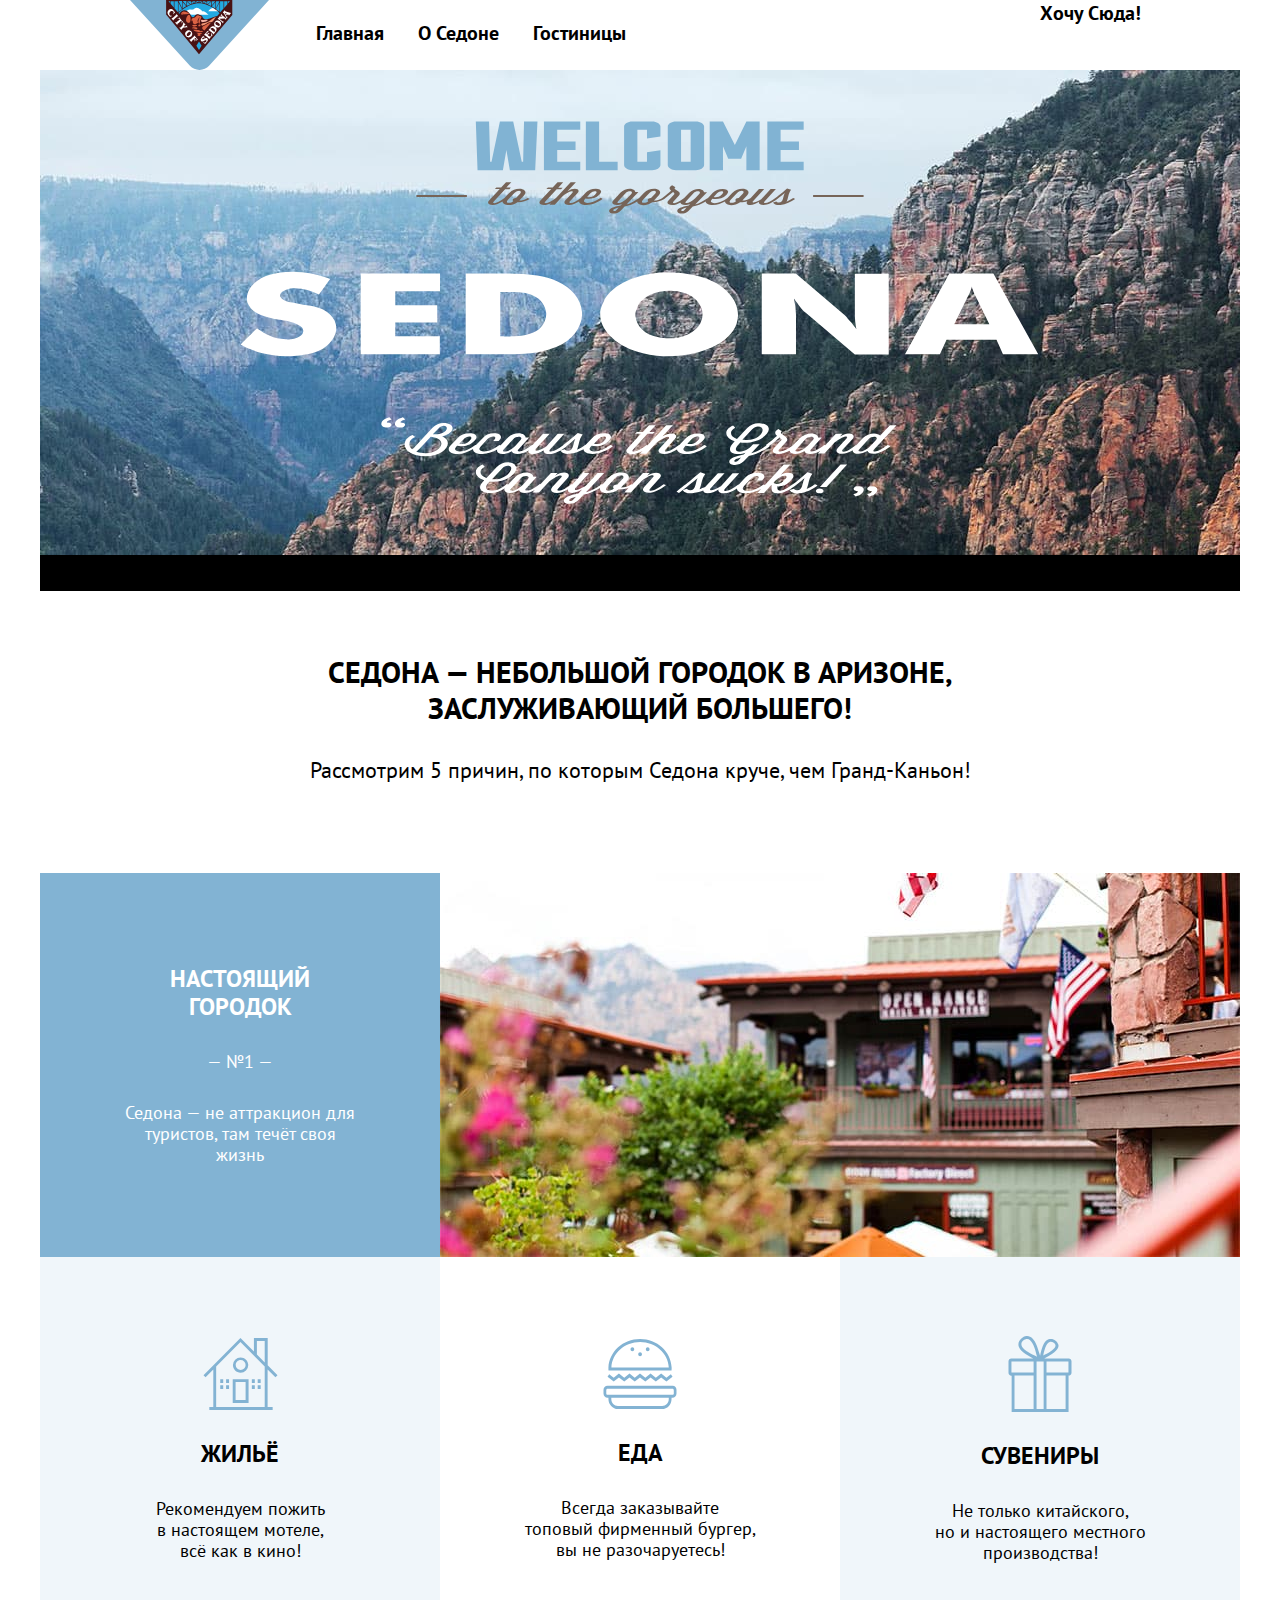
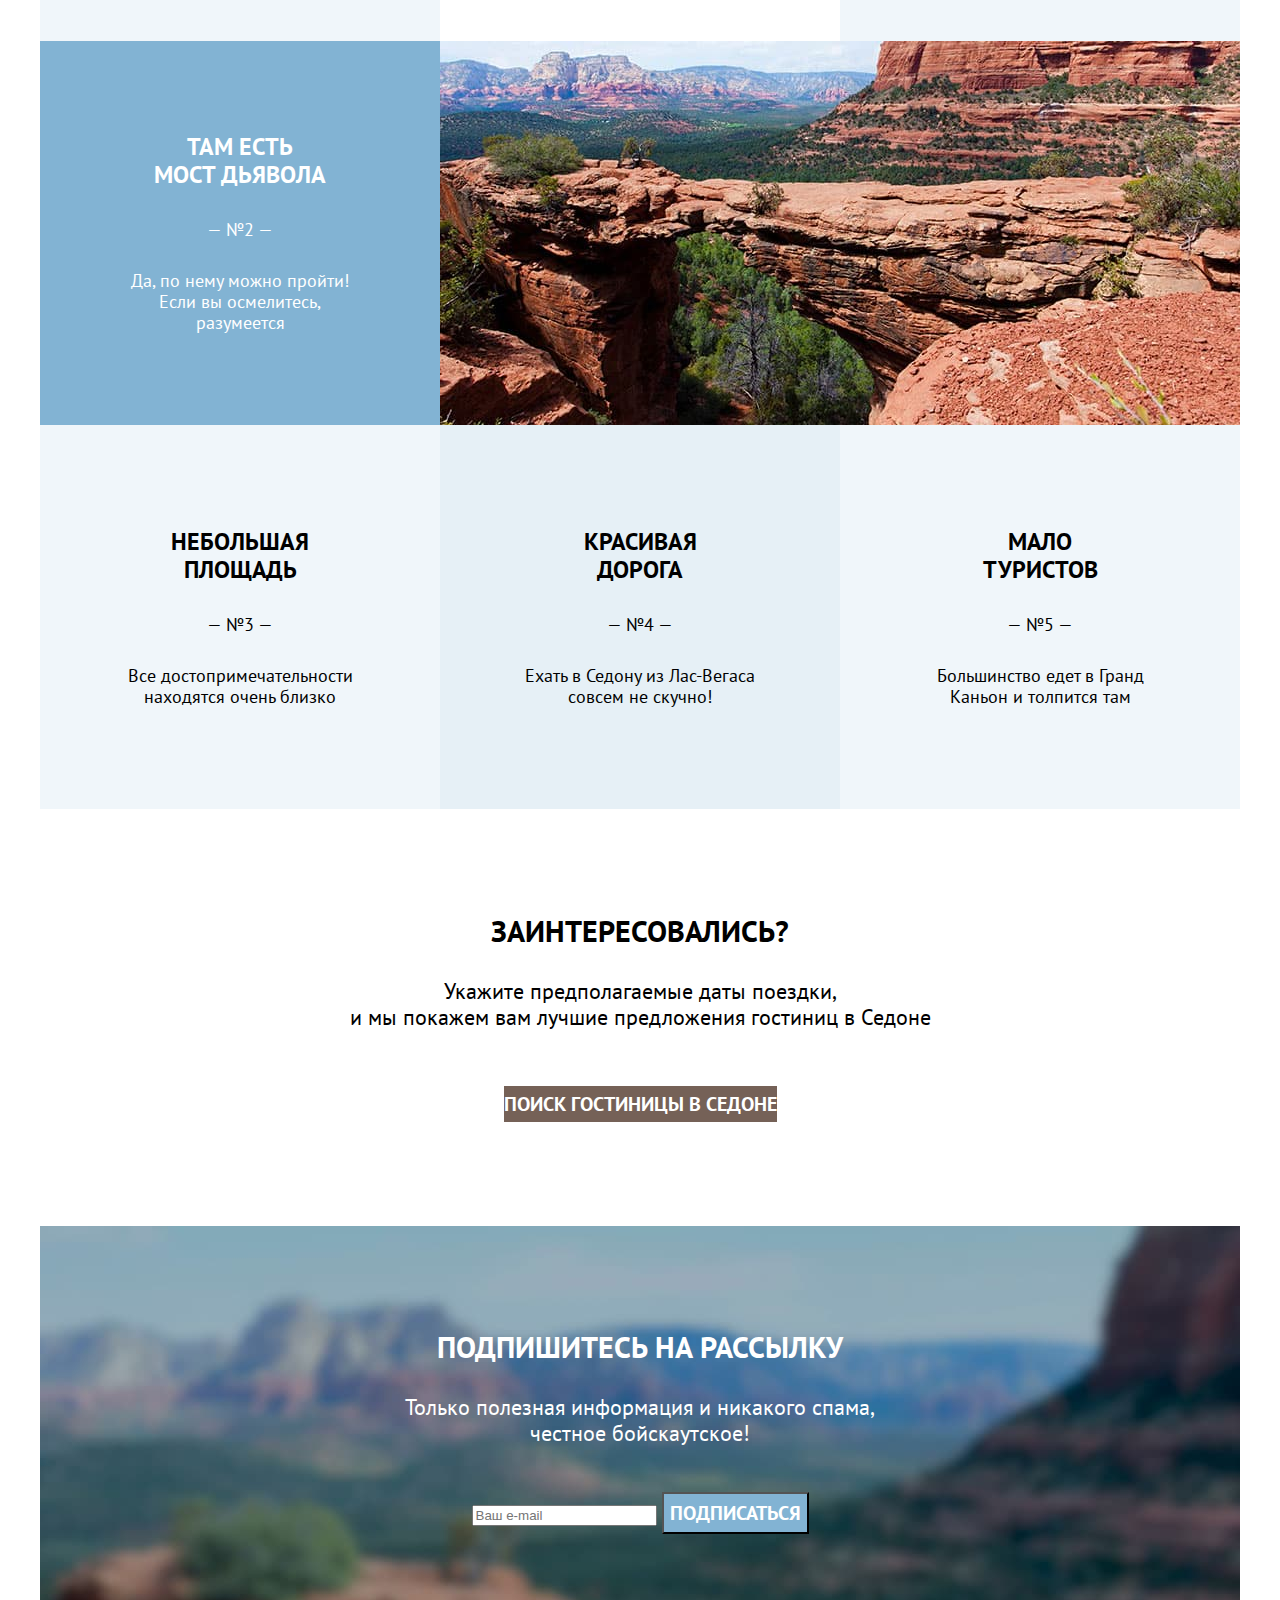
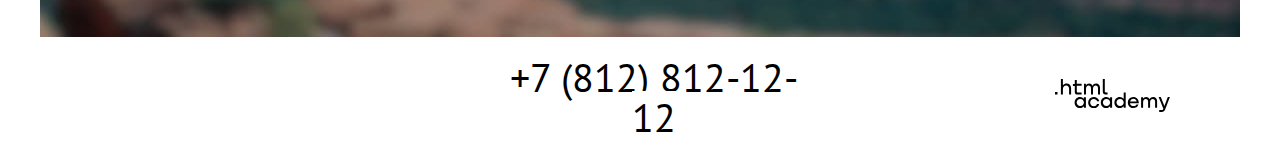
<file: 6/index.html>
<!DOCTYPE html>
<html lang="ru">

  <head>
    <meta charset="utf-8">
    <title>Sedona</title>
    <link rel="stylesheet" href="styles/styles.css">
    <base href="https://htmlacademy-htmlcss.github.io/2015259-sedona-34/6/">
</head>

  <body>
    <div class="page-contanier">
      <header class="main-header">
        <img class="header-logo-image" src="images/logo.svg" alt="Логотип города Седона «City of Sedona»." width="139"
          height="70">
        <nav class="navigation">
          <ul class="navigation-list">
            <li class="navigation-item">
              <a class="navigation-link" href="index.html">Главная</a>
            </li>
            <li class="navigation-item">
              <a class="navigation-link" href="#">О Седоне</a>
            </li>
            <li class="navigation-item">
              <a class="navigation-link" href="catalog.html">Гостиницы</a>
            </li>
          </ul>
          <ul class="navigation-list navigation-user">
            <li class="navigation-item">
              <a class="navigation-link" href="#">
                <span class="visually-hidden">Поиск</span>
              </a>
            </li>
            <li class="navigation-item">
              <a class="navigation-link" href="#">
                <span class="visually-hidden">Избранное </span>
              </a>
            </li>
            <li class="navigation-item">
              <a class="navigation-link" href="#">Хочу сюда!</a>
            </li>
          </ul>
        </nav>
      </header>

      <main class="main-container main-index">
        <h1 class="visually-hidden">Sedona</h1>
        <div class="promo">
          <img class="promo-text-image" src="images/promo.svg"
            alt="Промо «Welcome to the gargeous Sedona «Because the Grand Canyon sucks!»».">
        </div>
        <article class="advantages">
          <header class="advantages-header">
            <h2 class="advantages-header-title">Седона — небольшой городок в Аризоне, <br> заслуживающий большего!</h2>
            <p class="advantages-header-text">Рассмотрим 5 причин, по которым Седона круче, чем Гранд-Каньон!</p>
          </header>
          <ol class="advantages-list">
            <li class="advantage-item">
              <div class="text-advantage">
                <h3 class="advantage-title">Настоящий <br> городок</h3>
                <div class="advantage-number">— №1 —</div>
                <p class="advantage-description">Седона — не аттракцион для <br> туристов, там течёт своя <br> жизнь</p>
              </div>
              <img class="advantage-image" src="images/city-photo.jpg" width="800" height="384" alt="Седона Сити.">

              <ul class="advantages-city">
                <li class="advantage-item-icon-home">
                  <img class="icon-home-image" src="images/house-icon.svg" width="75" height="72" alt="Иконка жилье.">
                  <h3 class="advantage-title">Жильё</h3>
                  <p class="advantage-description">Рекомендуем пожить <br> в настоящем мотеле, <br> всё как в кино!</p>
                </li>

                <li class="advantage-item-icon-food">
                  <img class="icon-food-image" src="images/food-icon.svg" width="74" height="70" alt="Иконка еда.">
                  <h3 class="advantage-title">Еда</h3>
                  <p class="advantage-description">Всегда заказывайте <br> топовый фирменный бургер, <br> вы не
                    разочаруетесь!</p>
                </li>

                <li class="advantage-item-icon-gift">
                  <img class="icon-gift-image" src="images/gift-icon.svg" width="64" height="76" alt="Иконка сувениры.">
                  <h3 class="advantage-title">Сувениры</h3>
                  <p class="advantage-description">Не только китайского, <br> но и настоящего местного <br>
                    производства!
                  </p>
                </li>
              </ul>
            </li>

            <li class="advantage-item">
              <div class="text-advantage">
                <h3 class="advantage-title">Там есть <br> мост дьявола</h3>
                <div class="advantage-number">— №2 —</div>
                <p class="advantage-description">Да, по нему можно пройти! <br> Если вы осмелитесь, <br> разумеется</p>
              </div>
              <img class="advantage-image" src="images/grand-canyon-photo.jpg" width="800" height="384"
                alt="Гранд-Каньон.">
            </li>

            <li class="advantage-item">
              <div class="text-advantage">
                <h3 class="advantage-title">Небольшая <br> площадь</h3>
                <div class="advantage-number">— №3 —</div>
                <p class="advantage-description">Все достопримечательности <br> находятся очень близко</p>
              </div>
            </li>

            <li class="advantage-item">
              <div class="text-advantage">
                <h3 class="advantage-title">Красивая <br> дорога</h3>
                <div class="advantage-number">— №4 —</div>
                <p class="advantage-description">Ехать в Седону из Лас-Вегаса <br> совсем не скучно!</p>
              </div>
            </li>

            <li class="advantage-item">
              <div class="text-advantage">
                <h3 class="advantage-title">Мало <br> туристов</h3>
                <div class="advantage-number">— №5 —</div>
                <p class="advantage-description">Большинство едет в Гранд <br> Каньон и толпится там</p>
              </div>
            </li>
          </ol>
        </article>
        <div class="search-hotel">
          <h2 class="search-hotel-title">Заинтересовались?</h2>
          <p class="search-hotel-text">Укажите предполагаемые даты поездки, <br> и мы покажем вам лучшие предложения
            гостиниц в Седоне</p>
          <a class="search-hotel-button" href="#">Поиск гостиницы в Седоне</a>
        </div>

        <div class="subscribe">
          <h2 class="subscribe-title">Подпишитесь на рассылку</h2>
          <p class="subscribe-description">Только полезная информация и никакого спама, <br> честное бойскаутское!</p>
          <form class="subscribe-form" action="https://echo.htmlacademy.ru/">
            <label class="visually-hidden" for="useremail">Email</label>
            <input class="field" placeholder="Ваш e-mail" type="email" name="useremail" id="useremail" required>
            <button class="subscribe-button" type="submit">Подписаться</button>
          </form>
        </div>
      </main>

      <footer class="page-footer">
        <div class="page-footer-container">
          <section class="footer-social">
            <h2 class="visually-hidden">Соцсети</h2>
            <ul class="footer-social-list">
              <li class="footer-social-item">
                <a class="button-icon" href="#">
                  <span class="visually-hidden">Вконтакте</span>
                </a>
              </li>
              <li class="footer-social-item">
                <a class="button-icon" href="#">
                  <span class="visually-hidden">Телеграм</span>
                </a>
              </li>
              <li class="footer-social-item">
                <a class="button-icon" href="#">
                  <span class="visually-hidden">Ютуб</span>
                </a>
              </li>
            </ul>
          </section>

          <section class="footer-contacts">
            <h2 class="visually-hidden">Контакты</h2>
            <a class="footer-contacts-phone" href="tel:+78128121212">+7 (812) 812-12-12</a>
          </section>

          <section class="footer-logo">
            <h2 class="visually-hidden">html academy</h2>
            <a href="https://htmlacademy.ru/"><img class="footer-logo-image" src="images/footer/html-academy-logo.svg"
                width="115" height="33" alt="Логотип html academy."></a>
          </section>
        </div>
      </footer>
    </div>
  </body>

</html>
</file>
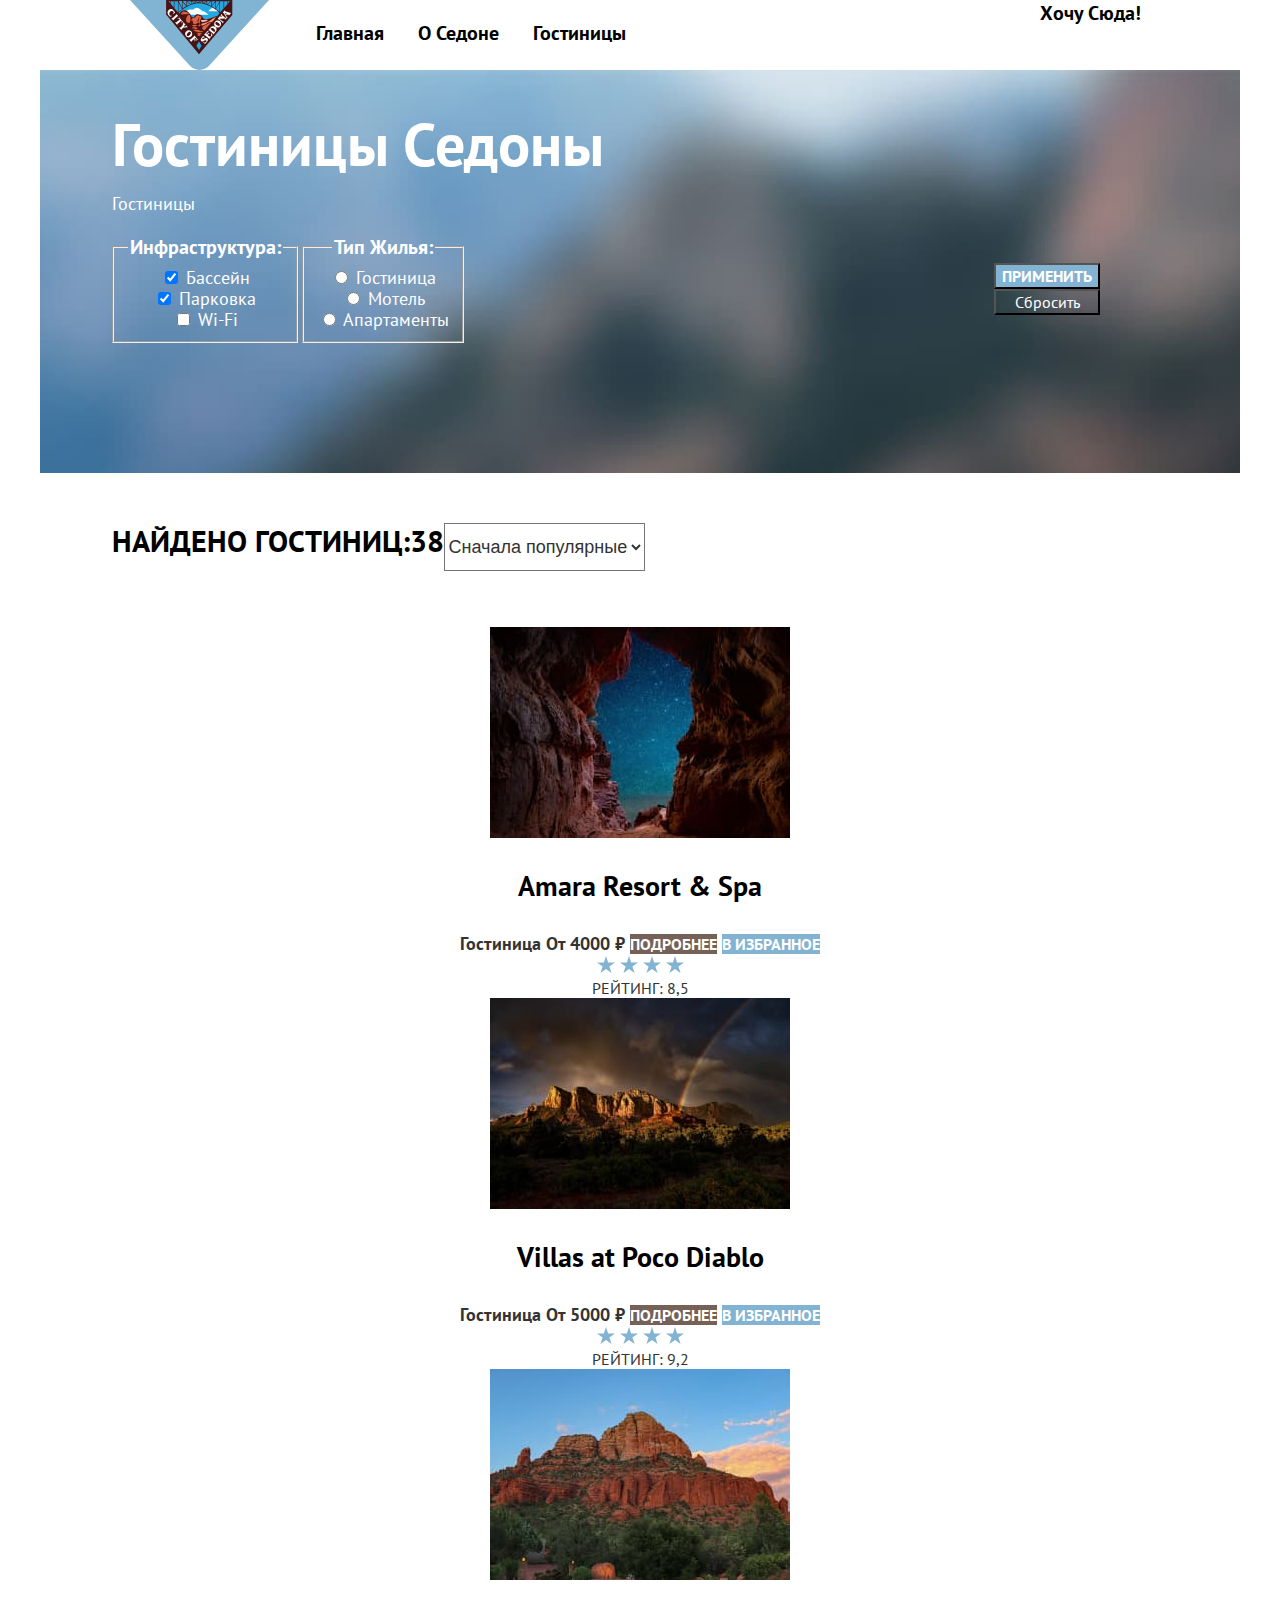
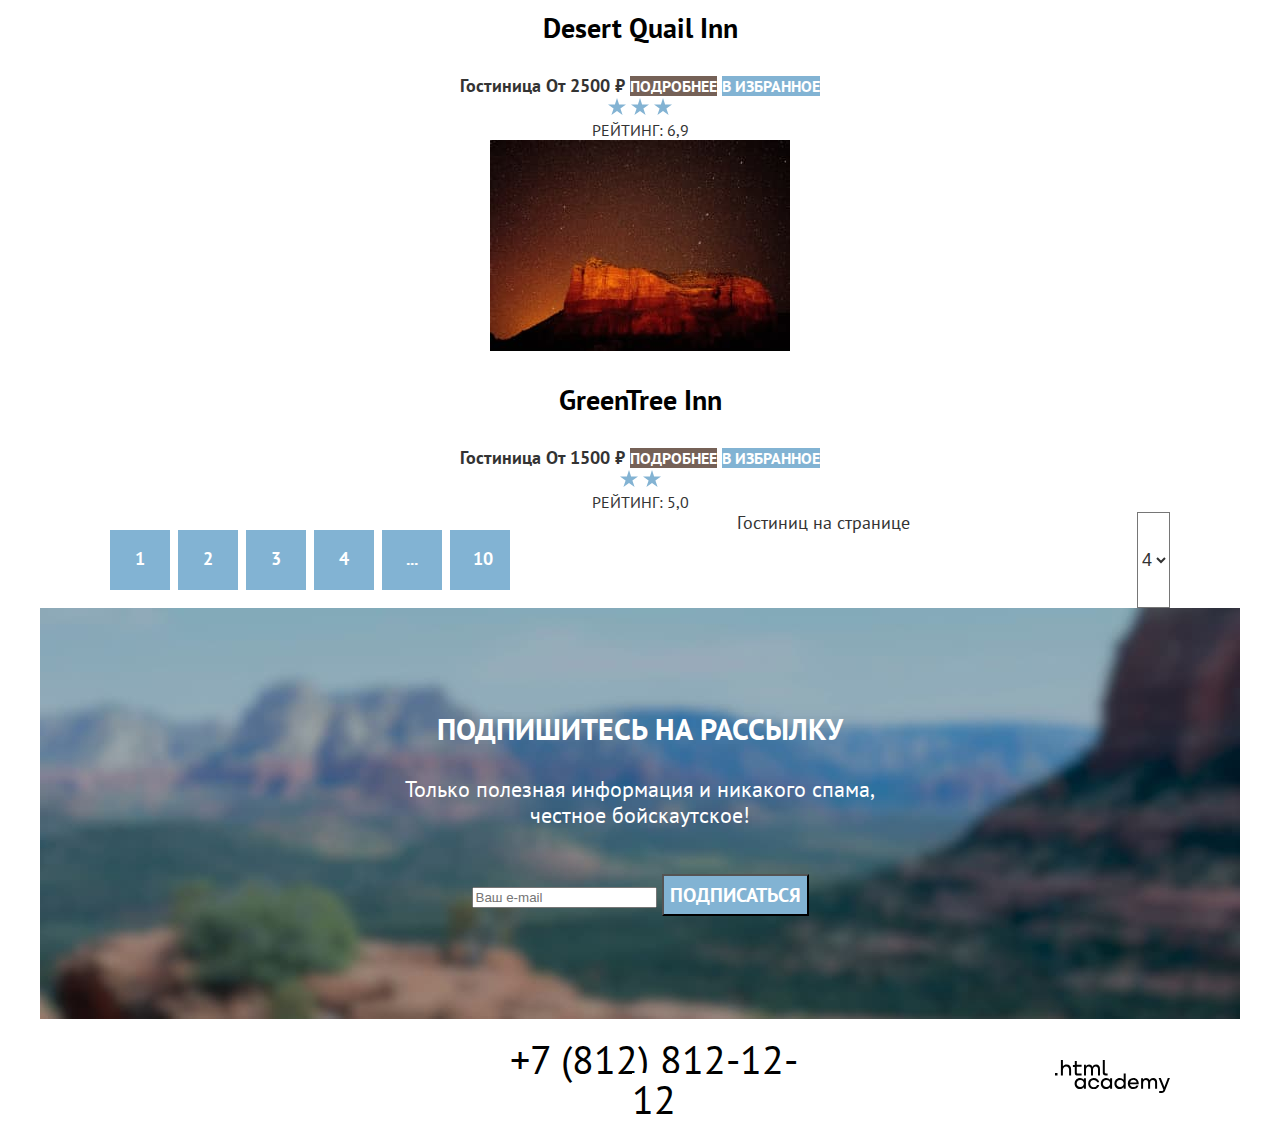
<file: catalog.html>
<!DOCTYPE html>
<html lang="ru">

  <head>
    <meta charset="utf-8">
    <title>Catalog</title>
    <link rel="stylesheet" href="styles/styles.css">
  </head>

  <body>
    <div class="page-contanier">
      <header class="main-header">
        <img class="header-logo-image" src="images/logo.svg" alt="Логотип города Седона «City of Sedona»." width="139"
          height="70">
        <nav class="navigation">
          <ul class="navigation-list">
            <li class="navigation-item">
              <a class="navigation-link" href="index.html">Главная</a>
            </li>
            <li class="navigation-item">
              <a class="navigation-link" href="#">О Седоне</a>
            </li>
            <li class="navigation-item">
              <a class="navigation-link navigation-link-current" href="catalog.html">Гостиницы</a>
            </li>
          </ul>
          <ul class="navigation-list navigation-user">
            <li class="navigation-item">
              <a class="navigation-link" href="#">
                <span class="visually-hidden">Поиск</span>
              </a>
            </li>
            <li class="navigation-item">
              <a class="navigation-link" href="#">
                <span class="visually-hidden">Избранное</span>
              </a>
            </li>
            <li class="navigation-item">
              <a class="navigation-link" href="#">Хочу сюда!</a>
            </li>
          </ul>
        </nav>

      </header>


      <main class="main-container main-inner">
        <div class="filter">
          <header class="inner-header">
            <h1 class="inner-header-tittle">Гостиницы Седоны</h1>
            <ul class="breadcrumbs">
              <li class="breadcrumbs-item">
                <a class="breadcrumbs-link">Гостиницы</a>
              </li>
            </ul>
          </header>

          <h2 class="vissually-hidden" hidden>Фильтр</h2>
          <form class="catalog-filter" action="https://echo.htmlacademy.ru/" method="get">

            <div class="filter-left-contanier">
              <fieldset class="catalog-filter-group">
                <legend class="catalog-filter-title">Инфраструктура:</legend>
                <ul class="catalog-filter-list">
                  <li class="catalog-filter-item">
                    <label class="control">
                      <input class="control-input" type="checkbox" name="swimming_pool" checked>
                      Бассейн
                    </label>
                  </li>
                  <li class="catalog-filter-item">
                    <label class="control">
                      <input class="control-input" type="checkbox" name="parking" checked>
                      Парковка
                    </label>
                  </li>
                  <li class="catalog-filter-item">
                    <label class="control">
                      <input class="control-input" type="checkbox" name="Wi-Fi">
                      Wi-Fi
                    </label>
                  </li>
                </ul>
              </fieldset>

              <fieldset class="catalog-filter-group">
                <legend class="catalog-filter-title">Тип Жилья:</legend>
                <ul class="catalog-filter-list">
                  <li class="catalog-filter-item">
                    <label class="control">
                      <input class="control-input" type="radio" name="type-of-housing" value="hotel">
                      Гостиница
                    </label>
                  </li>
                  <li class="catalog-filter-item">
                    <label class="control">
                      <input class="control-input" type="radio" name="type-of-housing" value="motel">
                      Мотель
                    </label>
                  </li>
                  <li class="catalog-filter-item">
                    <label class="control">
                      <input class="control-input" type="radio" name="type-of-housing" value="apartments">
                      Апартаменты
                    </label>
                  </li>
                </ul>
              </fieldset>
            </div>

            <div class="button-contanier">
              <button class="button-apply" type="submit">Применить</button>
              <button class="button-reset" type="reset">Сбросить</button>
            </div>
          </form>
        </div>
        <section class="catalog">
          <div class="hotel-sort">
            <h2 class="hotel-sort-title">Найдено гостиниц:38</h2>

            <select class="select-control" aria-label="Сортировка">
              <option value="popular">Сначала популярные</option>
              <option value="cheap">Сначала дешёвые</option>
              <option value="expensive">Сначала дорогие</option>
            </select>


            <a href="#" class="button button-table">
              <span class="visually-hidden">Показать карточки</span>
            </a>
            <a href="#" class="button button-slideshow">
              <span class="visually-hidden">Показать слайд-шоу</span>
            </a>
            <a href="#" class="button button-list">
              <span class="visually-hidden">Показать список</span>
            </a>
          </div>

          <ul class="product-list">
            <li class="product-card">
              <a class="product-card-link" href="product.html">
                <img class="product-card-image" src="images/hotels/hotel-1.jpg" width="300" height="211"
                  alt="Amara Resort & Spa.">
                <h3 class="product-card-title">Amara Resort & Spa</h3>
              </a>
              <b class="product-card-type">Гостиница</b>
              <b class="product-card-price">От 4000 ₽</b>
              <a class="product-card-button detail" href="#">Подробнее</a>
              <a class="product-card-button favorites" href="#">В избранное</a>
              <div class="product-card-stars">
                <img class="product-card-stars" src="images/star.svg" width="18" height="17" alt="Звезда.">
                <img class="product-card-stars" src="images/star.svg" width="18" height="17" alt="Звезда.">
                <img class="product-card-stars" src="images/star.svg" width="18" height="17" alt="Звезда.">
                <img class="product-card-stars" src="images/star.svg" width="18" height="17" alt="Звезда.">
              </div>
              <span class="product-card-rating">Рейтинг: 8,5</span>
            </li>

            <li class="product-card">
              <a class="product-card-link" href="product.html">
                <img class="product-card-image" src="images/hotels/hotel-2.jpg" width="300" height="211"
                  alt="Villas at Poco Diablo.">
                <h3 class="product-card-title">Villas at Poco Diablo</h3>
              </a>
              <b class="product-card-type">Гостиница</b>
              <b class="product-card-price">От 5000 ₽</b>
              <a class="product-card-button detail" href="#">Подробнее</a>
              <a class="product-card-button favorites" href="#">В избранное</a>
              <div class="product-card-stars">
                <img class="product-card-stars" src="images/star.svg" width="18" height="17" alt="Звезда.">
                <img class="product-card-stars" src="images/star.svg" width="18" height="17" alt="Звезда.">
                <img class="product-card-stars" src="images/star.svg" width="18" height="17" alt="Звезда.">
                <img class="product-card-stars" src="images/star.svg" width="18" height="17" alt="Звезда.">
              </div>
              <span class="product-card-rating">Рейтинг: 9,2</span>
            </li>

            <li class="product-card">
              <a class="product-card-link" href="product.html">
                <img class="product-card-image" src="images/hotels/hotel-3.jpg" width="300" height="211"
                  alt="Desert Quail Inn.">
                <h3 class="product-card-title">Desert Quail Inn</h3>
              </a>
              <b class="product-card-type">Гостиница</b>
              <b class="product-card-price">От 2500 ₽</b>
              <a class="product-card-button detail" href="#">Подробнее</a>
              <a class="product-card-button favorites" href="#">В избранное</a>
              <div class="product-card-stars">
                <img class="product-card-stars" src="images/star.svg" width="18" height="17" alt="Звезда.">
                <img class="product-card-stars" src="images/star.svg" width="18" height="17" alt="Звезда.">
                <img class="product-card-stars" src="images/star.svg" width="18" height="17" alt="Звезда.">
              </div>
              <span class="product-card-rating">Рейтинг: 6,9</span>
            </li>

            <li class="product-card">
              <a class="product-card-link" href="product.html">
                <img class="product-card-image" src="images/hotels/hotel-4.jpg" width="300" height="211"
                  alt="GreenTree Inn.">
                <h3 class="product-card-title">GreenTree Inn</h3>
              </a>
              <b class="product-card-type">Гостиница</b>
              <b class="product-card-price">От 1500 ₽</b>
              <a class="product-card-button detail" href="#">Подробнее</a>
              <a class="product-card-button favorites" href="#">В избранное</a>
              <div class="product-card-stars">
                <img class="product-card-stars" src="images/star.svg" width="18" height="17" alt="Звезда.">
                <img class="product-card-stars" src="images/star.svg" width="18" height="17" alt="Звезда.">
              </div>
              <span class="product-card-rating">Рейтинг: 5,0</span>
            </li>
          </ul>

          <div class="pagination-container">
            <ul class="pagination">
              <li class="pagination-item">
                <a class="pagination-link pagination-current">1</a>
              </li>
              <li class="pagination-item">
                <a class="pagination-link" href="#">2</a>
              </li>
              <li class="pagination-item">
                <a class="pagination-link" href="#">3</a>
              </li>
              <li class="pagination-item">
                <a class="pagination-link" href="#">4</a>
              </li>
              <li class="pagination-item">
                <a class="pagination-link" href="#">...</a>
              </li>
              <li class="pagination-item">
                <a class="pagination-link" href="#">10</a>
              </li>
            </ul>
            <span class="amount-hotels">Гостиниц на странице</span>
            <select class="select-quantity" aria-label="Количество">
              <option value="four">4</option>
            </select>
          </div>
        </section>

        <div class="subscribe">
          <h2 class="subscribe-title">Подпишитесь на рассылку</h2>
          <p class="subscribe-description">Только полезная информация и никакого спама, <br> честное бойскаутское!</p>
          <form class="subscribe-form" action="https://echo.htmlacademy.ru/">
            <label class="visually-hidden" for="useremail">Email</label>
            <input class="field" placeholder="Ваш e-mail" type="email" name="useremail" id="useremail" required>
            <button class="subscribe-button" type="submit">Подписаться</button>
          </form>
        </div>
      </main>


      <footer class="page-footer">
        <div class="page-footer-container">
          <section class="footer-social">
            <h2 class="visually-hidden">Соцсети</h2>
            <ul class="footer-social-list">
              <li class="footer-social-item">
                <a class="button-icon" href="#">
                  <span class="visually-hidden">Вконтакте</span>
                </a>
              </li>
              <li class="footer-social-item">
                <a class="button-icon" href="#">
                  <span class="visually-hidden">Телеграм</span>
                </a>
              </li>
              <li class="footer-social-item">
                <a class="button-icon" href="#">
                  <span class="visually-hidden">Ютуб</span>
                </a>
              </li>
            </ul>
          </section>

          <section class="footer-contacts">
            <h2 class="visually-hidden">Контакты</h2>
            <a class="footer-contacts-phone" href="tel:+78128121212">+7 (812) 812-12-12</a>
          </section>

          <section class="footer-logo">
            <h2 class="visually-hidden">html academy</h2>
            <a href="https://htmlacademy.ru/"><img class="footer-logo-image" src="images/footer/html-academy-logo.svg"
                height="33" width="115" alt="Логотип html academy."></a>
          </section>
        </div>
      </footer>
    </div>
  </body>

</html>
</file>
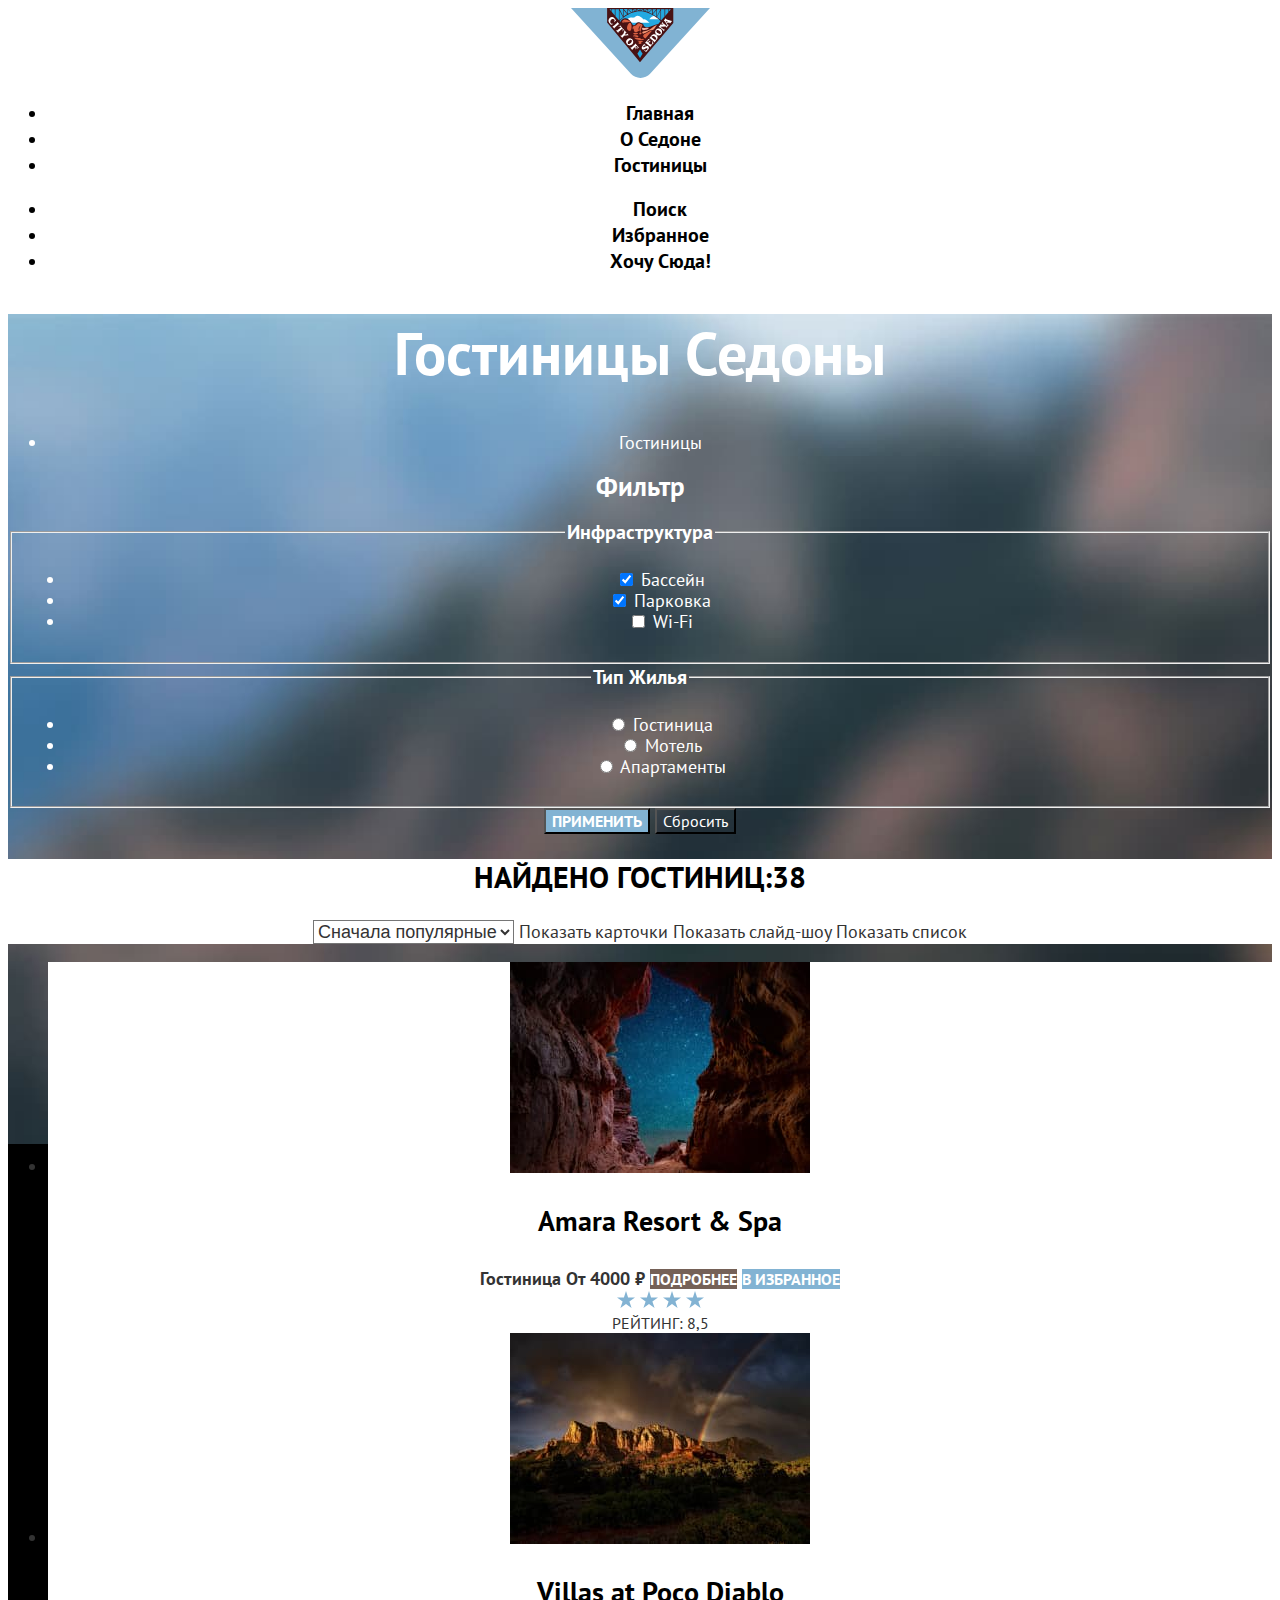
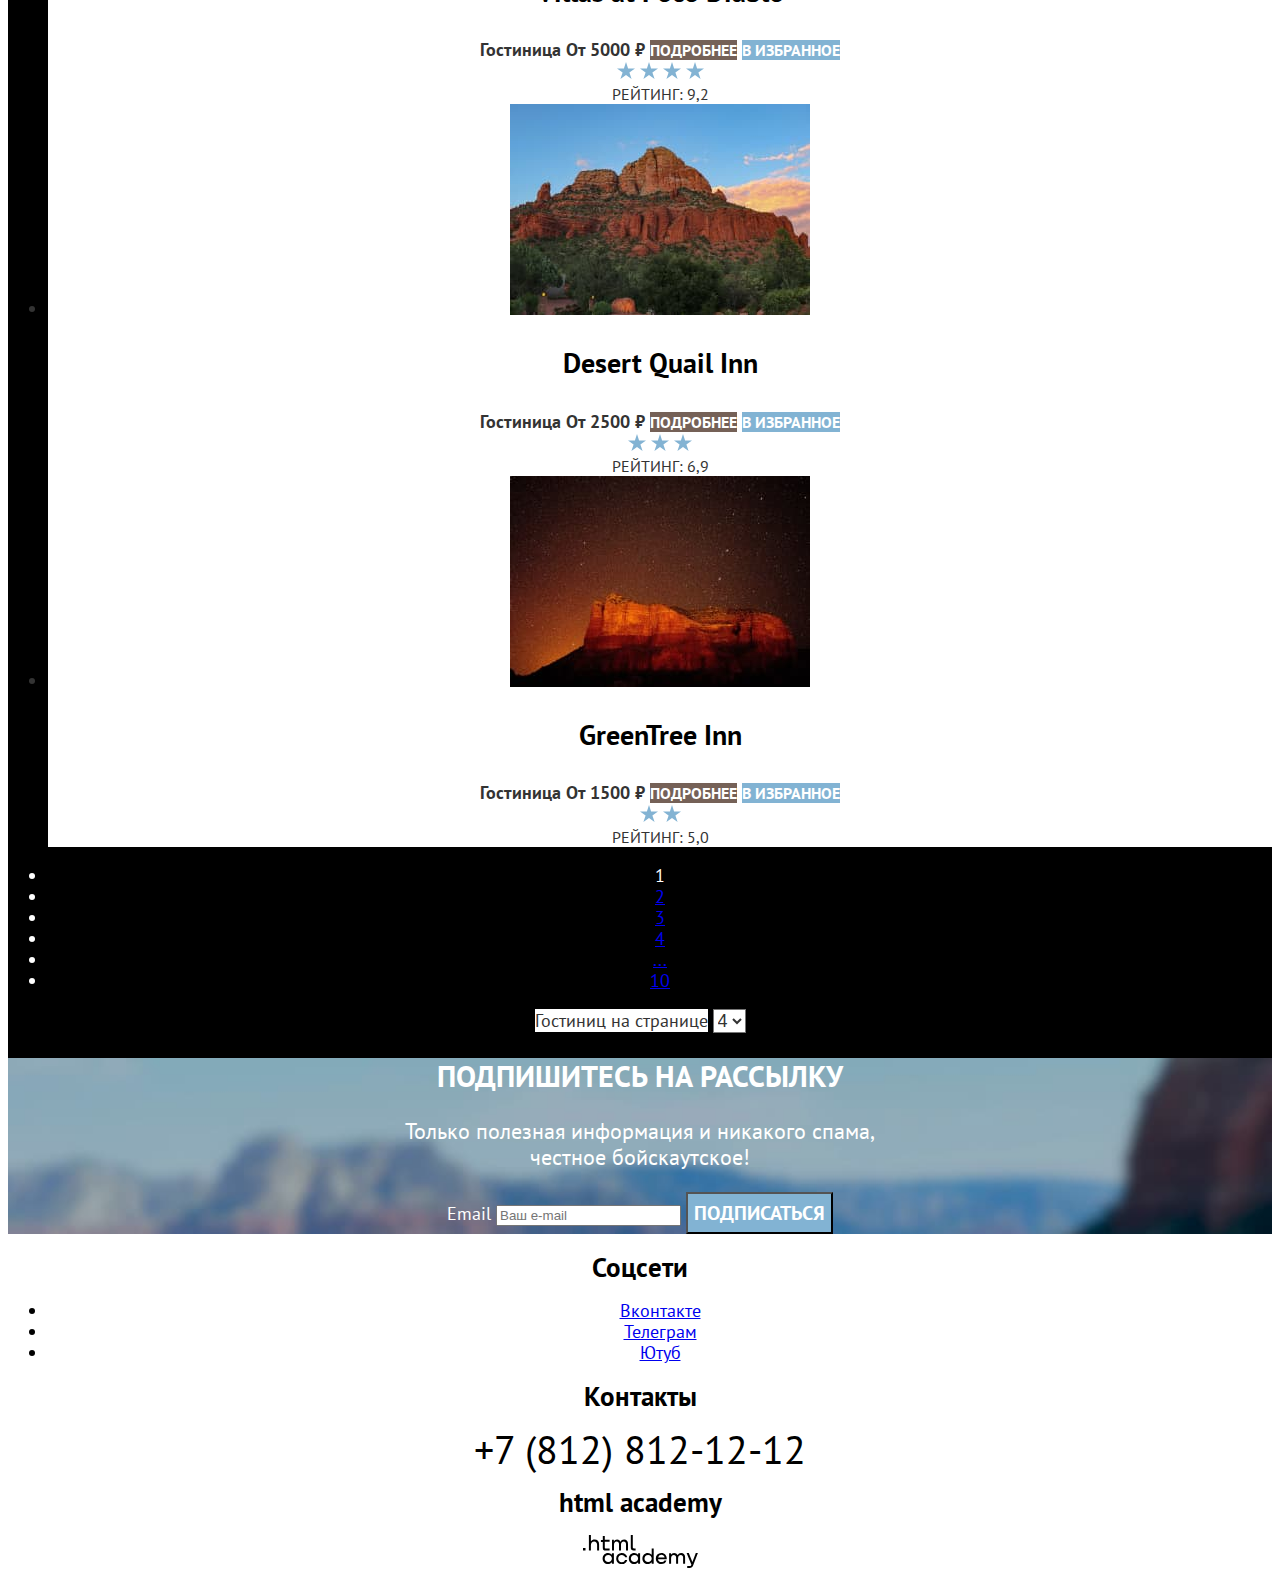
<file: 4/catalog.html>
<!DOCTYPE html>
<html lang="ru">

  <head>
    <meta charset="utf-8">
    <title>Catalog</title>
    <link rel="stylesheet" href="styles/styles.css">
    <base href="https://htmlacademy-htmlcss.github.io/2015259-sedona-34/4/">
</head>

  <body>

    <header class="main-header">
      <img class="header-logo-image" src="images/logo.svg" alt="Логотип города Седона «City of Sedona»." width="139"
        height="70">
      <nav class="navigation">
        <ul class="navigation-list">
          <li class="navigation-item">
            <a class="navigation-link" href="index.html">Главная</a>
          </li>
          <li class="navigation-item">
            <a class="navigation-link" href="#">О Седоне</a>
          </li>
          <li class="navigation-item">
            <a class="navigation-link navigation-link-current" href="catalog.html">Гостиницы</a>
          </li>
        </ul>
        <ul class="navigation-list navigation-user">
          <li class="navigation-item">
            <a class="navigation-link" href="#">
              <span class="visually-hidden">Поиск</span>
            </a>
          </li>
          <li class="navigation-item">
            <a class="navigation-link" href="#">
              <span class="visually-hidden">Избранное</span>
            </a>
          </li>
          <li class="navigation-item">
            <a class="navigation-link" href="#">Хочу сюда!</a>
          </li>
        </ul>
      </nav>

    </header>

    <div class="filter">
      <main class="main-inner">
        <header class="inner-header">
          <h1 class="inner-header-tittle">Гостиницы Седоны</h1>
          <ul class="breadcrumbs">
            <li class="breadcrumbs-item">
              <a class="breadcrumbs-link">Гостиницы</a>
            </li>
          </ul>
        </header>

        <section class="catalog">
          <h2 class="vissually-hidden">Фильтр</h2>
          <form class="catalog-filter" action="https://echo.htmlacademy.ru/" method="get">

            <fieldset class="catalog-filter-group">
              <legend class="catalog-filter-title">Инфраструктура</legend>
              <ul class="catalog-filter-list">
                <li class="catalog-filter-item">
                  <label class="control">
                    <input class="control-input" type="checkbox" name="swimming_pool" checked>
                    Бассейн
                  </label>
                </li>
                <li class="catalog-filter-item">
                  <label class="control">
                    <input class="control-input" type="checkbox" name="parking" checked>
                    Парковка
                  </label>
                </li>
                <li class="catalog-filter-item">
                  <label class="control">
                    <input class="control-input" type="checkbox" name="Wi-Fi">
                    Wi-Fi
                  </label>
                </li>
              </ul>
            </fieldset>

            <fieldset class="catalog-filter-group">
              <legend class="catalog-filter-title">Тип Жилья</legend>
              <ul class="catalog-filter-list">
                <li class="catalog-filter-item">
                  <label class="control">
                    <input class="control-input" type="radio" name="type-of-housing" value="hotel">
                    Гостиница
                  </label>
                </li>
                <li class="catalog-filter-item">
                  <label class="control">
                    <input class="control-input" type="radio" name="type-of-housing" value="motel">
                    Мотель
                  </label>
                </li>
                <li class="catalog-filter-item">
                  <label class="control">
                    <input class="control-input" type="radio" name="type-of-housing" value="apartments">
                    Апартаменты
                  </label>
                </li>
              </ul>
            </fieldset>

            <button class="button-apply" type="submit">Применить</button>
            <button class="button-reset" type="reset">Сбросить</button>
          </form>

          <div class="hotel-sort">
            <h2 class="hotel-sort-title">Найдено гостиниц:38</h2>

            <select class="select-control" aria-label="Сортировка">
              <option value="popular">Сначала популярные</option>
              <option value="cheap">Сначала дешёвые</option>
              <option value="expensive">Сначала дорогие</option>
            </select>

            <a href="#" class="button button-table">
              <span class="visually-hidden">Показать карточки</span>
            </a>
            <a href="#" class="button button-slideshow">
              <span class="visually-hidden">Показать слайд-шоу</span>
            </a>
            <a href="#" class="button button-list">
              <span class="visually-hidden">Показать список</span>
            </a>
          </div>

          <ul class="product-list">
            <li class="product-card">
              <a class="product-card-link" href="product.html">
                <img class="product-card-image" src="images/hotels/hotel-1.jpg" width="300" height="211"
                  alt="Amara Resort & Spa.">
                <h3 class="product-card-title">Amara Resort & Spa</h3>
              </a>
              <b class="product-card-type">Гостиница</b>
              <b class="product-card-price">От 4000 ₽</b>
              <a class="product-card-button detail" href="#">Подробнее</a>
              <a class="product-card-button favorites" href="#">В избранное</a>
              <div class="product-card-stars">
                <img class="product-card-stars" src="images/star.svg" width="18" height="17" alt="Звезда.">
                <img class="product-card-stars" src="images/star.svg" width="18" height="17" alt="Звезда.">
                <img class="product-card-stars" src="images/star.svg" width="18" height="17" alt="Звезда.">
                <img class="product-card-stars" src="images/star.svg" width="18" height="17" alt="Звезда.">
              </div>
              <span class="product-card-rating">Рейтинг: 8,5</span>
            </li>

            <li class="product-card">
              <a class="product-card-link" href="product.html">
                <img class="product-card-image" src="images/hotels/hotel-2.jpg" width="300" height="211"
                  alt="Villas at Poco Diablo.">
                <h3 class="product-card-title">Villas at Poco Diablo</h3>
              </a>
              <b class="product-card-type">Гостиница</b>
              <b class="product-card-price">От 5000 ₽</b>
              <a class="product-card-button detail" href="#">Подробнее</a>
              <a class="product-card-button favorites" href="#">В избранное</a>
              <div class="product-card-stars">
                <img class="product-card-stars" src="images/star.svg" width="18" height="17" alt="Звезда.">
                <img class="product-card-stars" src="images/star.svg" width="18" height="17" alt="Звезда.">
                <img class="product-card-stars" src="images/star.svg" width="18" height="17" alt="Звезда.">
                <img class="product-card-stars" src="images/star.svg" width="18" height="17" alt="Звезда.">
              </div>
              <span class="product-card-rating">Рейтинг: 9,2</span>
            </li>

            <li class="product-card">
              <a class="product-card-link" href="product.html">
                <img class="product-card-image" src="images/hotels/hotel-3.jpg" width="300" height="211"
                  alt="Desert Quail Inn.">
                <h3 class="product-card-title">Desert Quail Inn</h3>
              </a>
              <b class="product-card-type">Гостиница</b>
              <b class="product-card-price">От 2500 ₽</b>
              <a class="product-card-button detail" href="#">Подробнее</a>
              <a class="product-card-button favorites" href="#">В избранное</a>
              <div class="product-card-stars">
                <img class="product-card-stars" src="images/star.svg" width="18" height="17" alt="Звезда.">
                <img class="product-card-stars" src="images/star.svg" width="18" height="17" alt="Звезда.">
                <img class="product-card-stars" src="images/star.svg" width="18" height="17" alt="Звезда.">
              </div>
              <span class="product-card-rating">Рейтинг: 6,9</span>
            </li>

            <li class="product-card">
              <a class="product-card-link" href="product.html">
                <img class="product-card-image" src="images/hotels/hotel-4.jpg" width="300" height="211"
                  alt="GreenTree Inn.">
                <h3 class="product-card-title">GreenTree Inn</h3>
              </a>
              <b class="product-card-type">Гостиница</b>
              <b class="product-card-price">От 1500 ₽</b>
              <a class="product-card-button detail" href="#">Подробнее</a>
              <a class="product-card-button favorites" href="#">В избранное</a>
              <div class="product-card-stars">
                <img class="product-card-stars" src="images/star.svg" width="18" height="17" alt="Звезда.">
                <img class="product-card-stars" src="images/star.svg" width="18" height="17" alt="Звезда.">
              </div>
              <span class="product-card-rating">Рейтинг: 5,0</span>
            </li>
          </ul>

          <ul class="pagination">
            <li class="pagination-item">
              <a class="pagination-link pagination-current">1</a>
            </li>
            <li class="pagination-item">
              <a class="pagination-link" href="#">2</a>
            </li>
            <li class="pagination-item">
              <a class="pagination-link" href="#">3</a>
            </li>
            <li class="pagination-item">
              <a class="pagination-link" href="#">4</a>
            </li>
            <li class="pagination-item">
              <a class="pagination-link" href="#">...</a>
            </li>
            <li class="pagination-item">
              <a class="pagination-link" href="#">10</a>
            </li>
          </ul>
          <span class="amount-hotels">Гостиниц на странице</span>
          <select class="select-quantity" aria-label="Количество">
            <option value="four">4</option>
          </select>
        </section>

        <div class="subscribe">
          <h2 class="subscribe-title">Подпишитесь на рассылку</h2>
          <p class="subscribe-description">Только полезная информация и никакого спама, <br> честное бойскаутское!</p>
          <form class="subscribe-form" action="https://echo.htmlacademy.ru/">
            <label class="visually-hidden" for="useremail">Email</label>
            <input class="field" placeholder="Ваш e-mail" type="email" name="useremail" id="useremail" required>
            <button class="subscribe-button" type="submit">Подписаться</button>
          </form>
        </div>
      </main>
    </div>

    <footer class="page-footer">
      <section class="footer-social">
        <h2 class="visually-hidden">Соцсети</h2>
        <ul class="footer-social-list">
          <li class="footer-social-item">
            <a class="button-icon" href="#">
              <span class="visually-hidden">Вконтакте</span>
            </a>
          </li>
          <li class="footer-social-item">
            <a class="button-icon" href="#">
              <span class="visually-hidden">Телеграм</span>
            </a>
          </li>
          <li class="footer-social-item">
            <a class="button-icon" href="#">
              <span class="visually-hidden">Ютуб</span>
            </a>
          </li>
        </ul>
      </section>

      <section class="footer-contacts">
        <h2 class="visually-hidden">Контакты</h2>
        <a class="footer-contacts-phone" href="tel:+78128121212">+7 (812) 812-12-12</a>
      </section>

      <section class="footer-logo">
        <h2 class="visually-hidden">html academy</h2>
        <a href="https://htmlacademy.ru/"><img class="footer-logo-image" src="images/footer/html-academy-logo.svg"
            height="33" width="115" alt="Логотип html academy."></a>
      </section>
    </footer>
  </body>

</html>
</file>
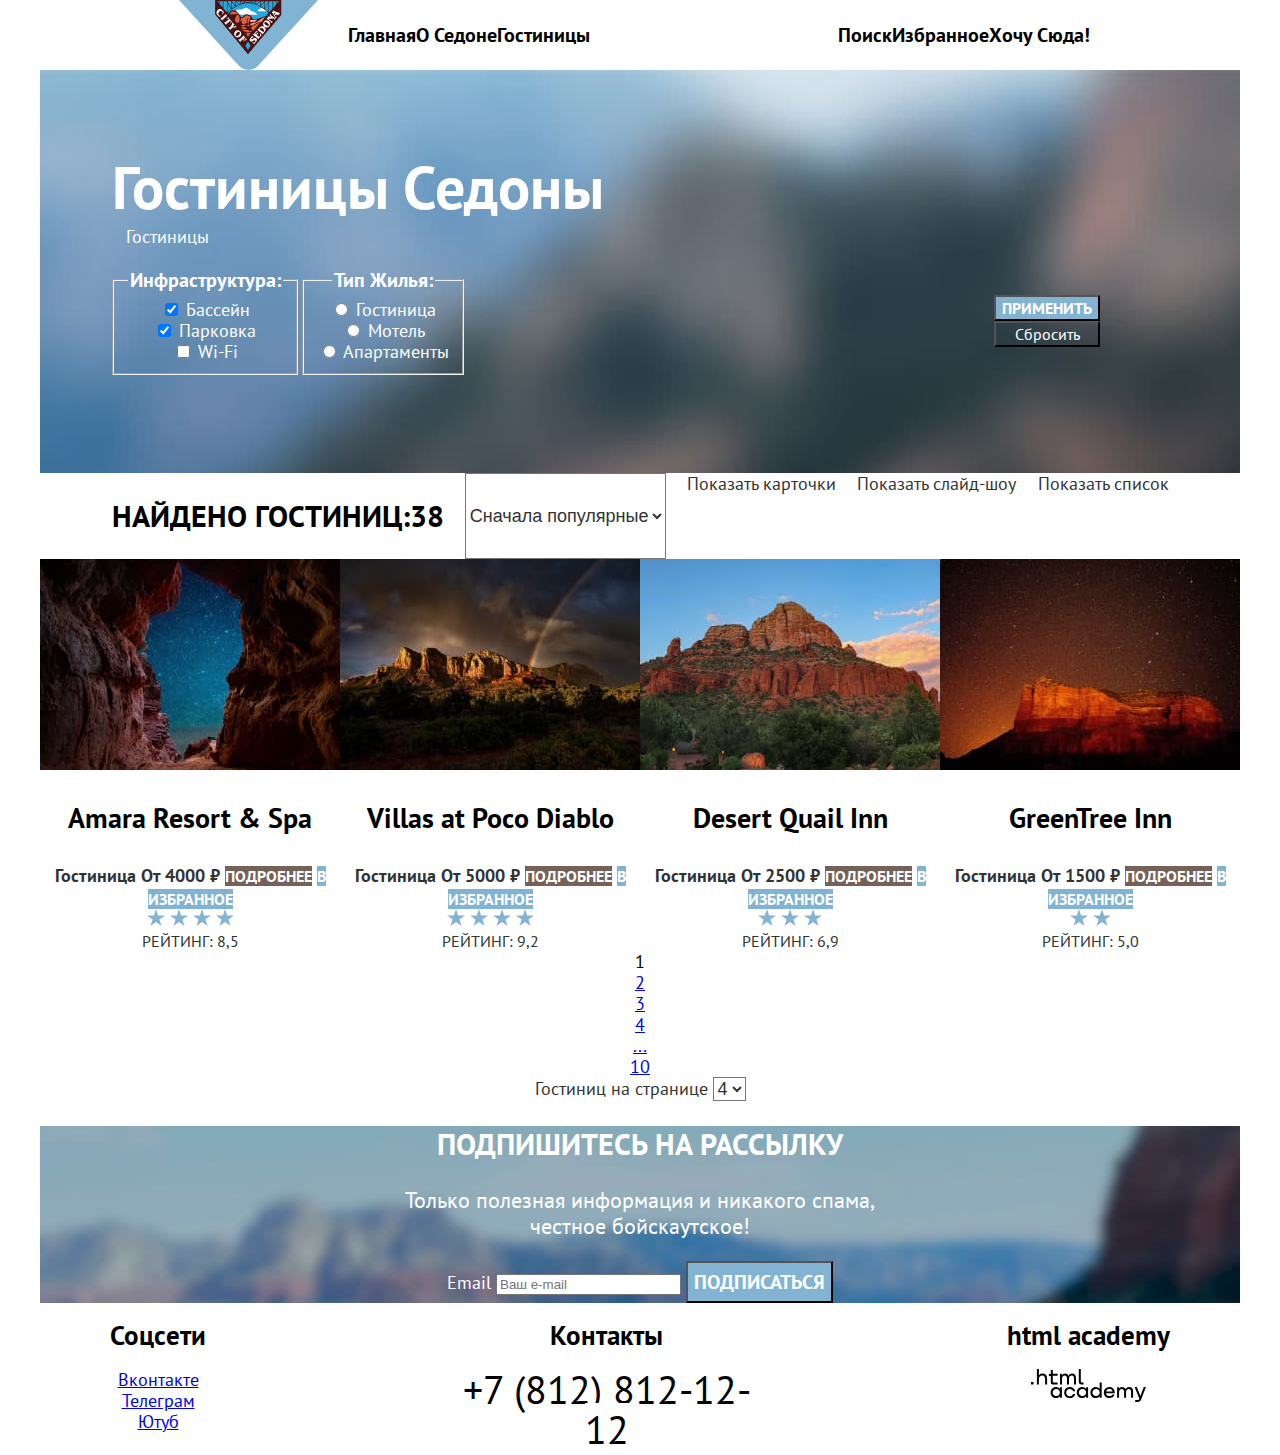
<file: 5/catalog.html>
<!DOCTYPE html>
<html lang="ru">

  <head>
    <meta charset="utf-8">
    <title>Catalog</title>
    <link rel="stylesheet" href="styles/styles.css">
    <base href="https://htmlacademy-htmlcss.github.io/2015259-sedona-34/5/">
</head>

  <body>
    <div class="page-contanier">
      <header class="main-header">
        <img class="header-logo-image" src="images/logo.svg" alt="Логотип города Седона «City of Sedona»." width="139"
          height="70">
        <nav class="navigation">
          <ul class="navigation-list">
            <li class="navigation-item">
              <a class="navigation-link" href="index.html">Главная</a>
            </li>
            <li class="navigation-item">
              <a class="navigation-link" href="#">О Седоне</a>
            </li>
            <li class="navigation-item">
              <a class="navigation-link navigation-link-current" href="catalog.html">Гостиницы</a>
            </li>
          </ul>
          <ul class="navigation-list navigation-user">
            <li class="navigation-item">
              <a class="navigation-link" href="#">
                <span class="visually-hidden">Поиск</span>
              </a>
            </li>
            <li class="navigation-item">
              <a class="navigation-link" href="#">
                <span class="visually-hidden">Избранное</span>
              </a>
            </li>
            <li class="navigation-item">
              <a class="navigation-link" href="#">Хочу сюда!</a>
            </li>
          </ul>
        </nav>

      </header>


      <main class="main-container main-inner">
        <div class="filter">
          <header class="inner-header">
            <h1 class="inner-header-tittle">Гостиницы Седоны</h1>
            <ul class="breadcrumbs">
              <li class="breadcrumbs-item">
                <a class="breadcrumbs-link">Гостиницы</a>
              </li>
            </ul>
          </header>

          <h2 class="vissually-hidden" hidden>Фильтр</h2>
          <form class="catalog-filter" action="https://echo.htmlacademy.ru/" method="get">

            <div class="filter-left-contanier">
              <fieldset class="catalog-filter-group">
                <legend class="catalog-filter-title">Инфраструктура:</legend>
                <ul class="catalog-filter-list">
                  <li class="catalog-filter-item">
                    <label class="control">
                      <input class="control-input" type="checkbox" name="swimming_pool" checked>
                      Бассейн
                    </label>
                  </li>
                  <li class="catalog-filter-item">
                    <label class="control">
                      <input class="control-input" type="checkbox" name="parking" checked>
                      Парковка
                    </label>
                  </li>
                  <li class="catalog-filter-item">
                    <label class="control">
                      <input class="control-input" type="checkbox" name="Wi-Fi">
                      Wi-Fi
                    </label>
                  </li>
                </ul>
              </fieldset>

              <fieldset class="catalog-filter-group">
                <legend class="catalog-filter-title">Тип Жилья:</legend>
                <ul class="catalog-filter-list">
                  <li class="catalog-filter-item">
                    <label class="control">
                      <input class="control-input" type="radio" name="type-of-housing" value="hotel">
                      Гостиница
                    </label>
                  </li>
                  <li class="catalog-filter-item">
                    <label class="control">
                      <input class="control-input" type="radio" name="type-of-housing" value="motel">
                      Мотель
                    </label>
                  </li>
                  <li class="catalog-filter-item">
                    <label class="control">
                      <input class="control-input" type="radio" name="type-of-housing" value="apartments">
                      Апартаменты
                    </label>
                  </li>
                </ul>
              </fieldset>
            </div>

            <div class="button-contanier">
              <button class="button-apply" type="submit">Применить</button>
              <button class="button-reset" type="reset">Сбросить</button>
            </div>
          </form>
        </div>
        <section class="catalog">
          <div class="hotel-sort">
            <h2 class="hotel-sort-title">Найдено гостиниц:38</h2>

            <select class="select-control" aria-label="Сортировка">
              <option value="popular">Сначала популярные</option>
              <option value="cheap">Сначала дешёвые</option>
              <option value="expensive">Сначала дорогие</option>
            </select>

            <a href="#" class="button button-table">
              <span class="visually-hidden">Показать карточки</span>
            </a>
            <a href="#" class="button button-slideshow">
              <span class="visually-hidden">Показать слайд-шоу</span>
            </a>
            <a href="#" class="button button-list">
              <span class="visually-hidden">Показать список</span>
            </a>
          </div>

          <ul class="product-list">
            <li class="product-card">
              <a class="product-card-link" href="product.html">
                <img class="product-card-image" src="images/hotels/hotel-1.jpg" width="300" height="211"
                  alt="Amara Resort & Spa.">
                <h3 class="product-card-title">Amara Resort & Spa</h3>
              </a>
              <b class="product-card-type">Гостиница</b>
              <b class="product-card-price">От 4000 ₽</b>
              <a class="product-card-button detail" href="#">Подробнее</a>
              <a class="product-card-button favorites" href="#">В избранное</a>
              <div class="product-card-stars">
                <img class="product-card-stars" src="images/star.svg" width="18" height="17" alt="Звезда.">
                <img class="product-card-stars" src="images/star.svg" width="18" height="17" alt="Звезда.">
                <img class="product-card-stars" src="images/star.svg" width="18" height="17" alt="Звезда.">
                <img class="product-card-stars" src="images/star.svg" width="18" height="17" alt="Звезда.">
              </div>
              <span class="product-card-rating">Рейтинг: 8,5</span>
            </li>

            <li class="product-card">
              <a class="product-card-link" href="product.html">
                <img class="product-card-image" src="images/hotels/hotel-2.jpg" width="300" height="211"
                  alt="Villas at Poco Diablo.">
                <h3 class="product-card-title">Villas at Poco Diablo</h3>
              </a>
              <b class="product-card-type">Гостиница</b>
              <b class="product-card-price">От 5000 ₽</b>
              <a class="product-card-button detail" href="#">Подробнее</a>
              <a class="product-card-button favorites" href="#">В избранное</a>
              <div class="product-card-stars">
                <img class="product-card-stars" src="images/star.svg" width="18" height="17" alt="Звезда.">
                <img class="product-card-stars" src="images/star.svg" width="18" height="17" alt="Звезда.">
                <img class="product-card-stars" src="images/star.svg" width="18" height="17" alt="Звезда.">
                <img class="product-card-stars" src="images/star.svg" width="18" height="17" alt="Звезда.">
              </div>
              <span class="product-card-rating">Рейтинг: 9,2</span>
            </li>

            <li class="product-card">
              <a class="product-card-link" href="product.html">
                <img class="product-card-image" src="images/hotels/hotel-3.jpg" width="300" height="211"
                  alt="Desert Quail Inn.">
                <h3 class="product-card-title">Desert Quail Inn</h3>
              </a>
              <b class="product-card-type">Гостиница</b>
              <b class="product-card-price">От 2500 ₽</b>
              <a class="product-card-button detail" href="#">Подробнее</a>
              <a class="product-card-button favorites" href="#">В избранное</a>
              <div class="product-card-stars">
                <img class="product-card-stars" src="images/star.svg" width="18" height="17" alt="Звезда.">
                <img class="product-card-stars" src="images/star.svg" width="18" height="17" alt="Звезда.">
                <img class="product-card-stars" src="images/star.svg" width="18" height="17" alt="Звезда.">
              </div>
              <span class="product-card-rating">Рейтинг: 6,9</span>
            </li>

            <li class="product-card">
              <a class="product-card-link" href="product.html">
                <img class="product-card-image" src="images/hotels/hotel-4.jpg" width="300" height="211"
                  alt="GreenTree Inn.">
                <h3 class="product-card-title">GreenTree Inn</h3>
              </a>
              <b class="product-card-type">Гостиница</b>
              <b class="product-card-price">От 1500 ₽</b>
              <a class="product-card-button detail" href="#">Подробнее</a>
              <a class="product-card-button favorites" href="#">В избранное</a>
              <div class="product-card-stars">
                <img class="product-card-stars" src="images/star.svg" width="18" height="17" alt="Звезда.">
                <img class="product-card-stars" src="images/star.svg" width="18" height="17" alt="Звезда.">
              </div>
              <span class="product-card-rating">Рейтинг: 5,0</span>
            </li>
          </ul>

          <ul class="pagination">
            <li class="pagination-item">
              <a class="pagination-link pagination-current">1</a>
            </li>
            <li class="pagination-item">
              <a class="pagination-link" href="#">2</a>
            </li>
            <li class="pagination-item">
              <a class="pagination-link" href="#">3</a>
            </li>
            <li class="pagination-item">
              <a class="pagination-link" href="#">4</a>
            </li>
            <li class="pagination-item">
              <a class="pagination-link" href="#">...</a>
            </li>
            <li class="pagination-item">
              <a class="pagination-link" href="#">10</a>
            </li>
          </ul>
          <span class="amount-hotels">Гостиниц на странице</span>
          <select class="select-quantity" aria-label="Количество">
            <option value="four">4</option>
          </select>
        </section>

        <div class="subscribe">
          <h2 class="subscribe-title">Подпишитесь на рассылку</h2>
          <p class="subscribe-description">Только полезная информация и никакого спама, <br> честное бойскаутское!</p>
          <form class="subscribe-form" action="https://echo.htmlacademy.ru/">
            <label class="visually-hidden" for="useremail">Email</label>
            <input class="field" placeholder="Ваш e-mail" type="email" name="useremail" id="useremail" required>
            <button class="subscribe-button" type="submit">Подписаться</button>
          </form>
        </div>
      </main>


      <footer class="page-footer">
        <div class="page-footer-container">
          <section class="footer-social">
            <h2 class="visually-hidden">Соцсети</h2>
            <ul class="footer-social-list">
              <li class="footer-social-item">
                <a class="button-icon" href="#">
                  <span class="visually-hidden">Вконтакте</span>
                </a>
              </li>
              <li class="footer-social-item">
                <a class="button-icon" href="#">
                  <span class="visually-hidden">Телеграм</span>
                </a>
              </li>
              <li class="footer-social-item">
                <a class="button-icon" href="#">
                  <span class="visually-hidden">Ютуб</span>
                </a>
              </li>
            </ul>
          </section>

          <section class="footer-contacts">
            <h2 class="visually-hidden">Контакты</h2>
            <a class="footer-contacts-phone" href="tel:+78128121212">+7 (812) 812-12-12</a>
          </section>

          <section class="footer-logo">
            <h2 class="visually-hidden">html academy</h2>
            <a href="https://htmlacademy.ru/"><img class="footer-logo-image" src="images/footer/html-academy-logo.svg"
                height="33" width="115" alt="Логотип html academy."></a>
          </section>
        </div>
      </footer>
    </div>
  </body>

</html>
</file>
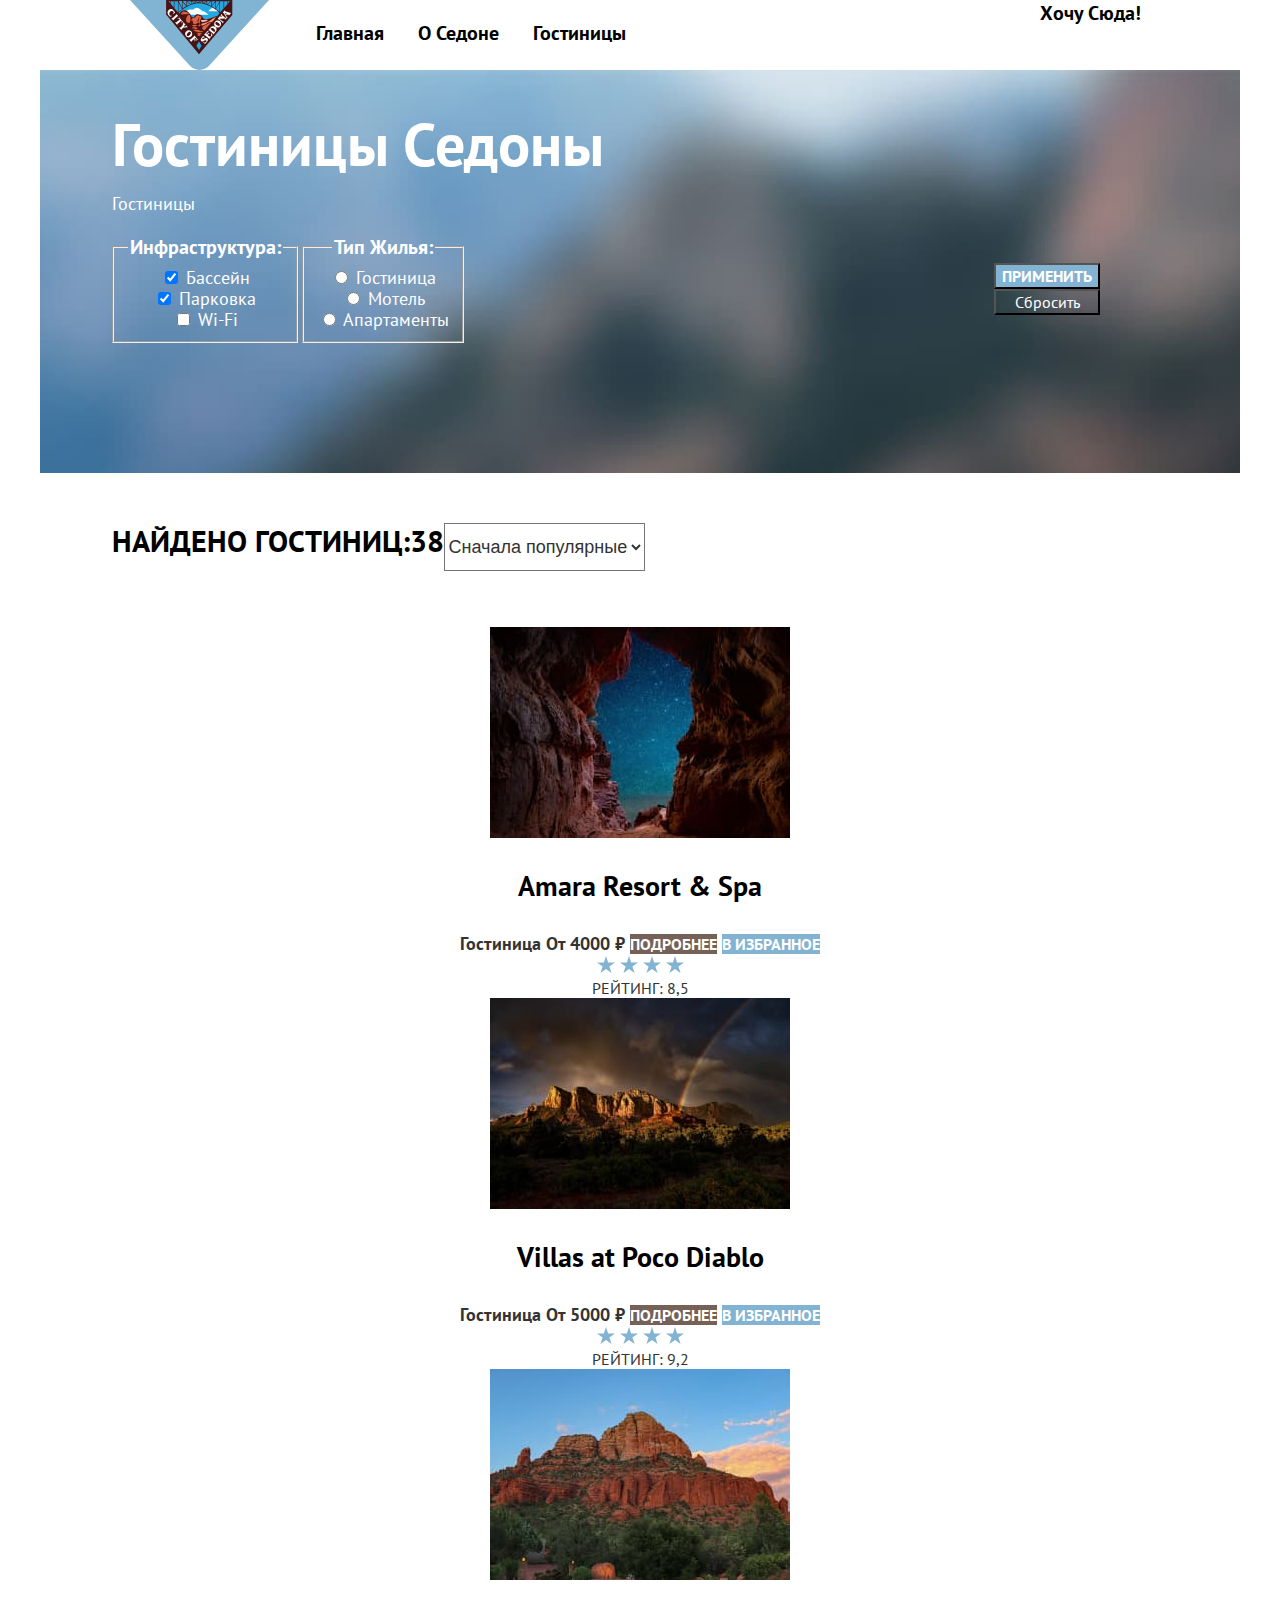
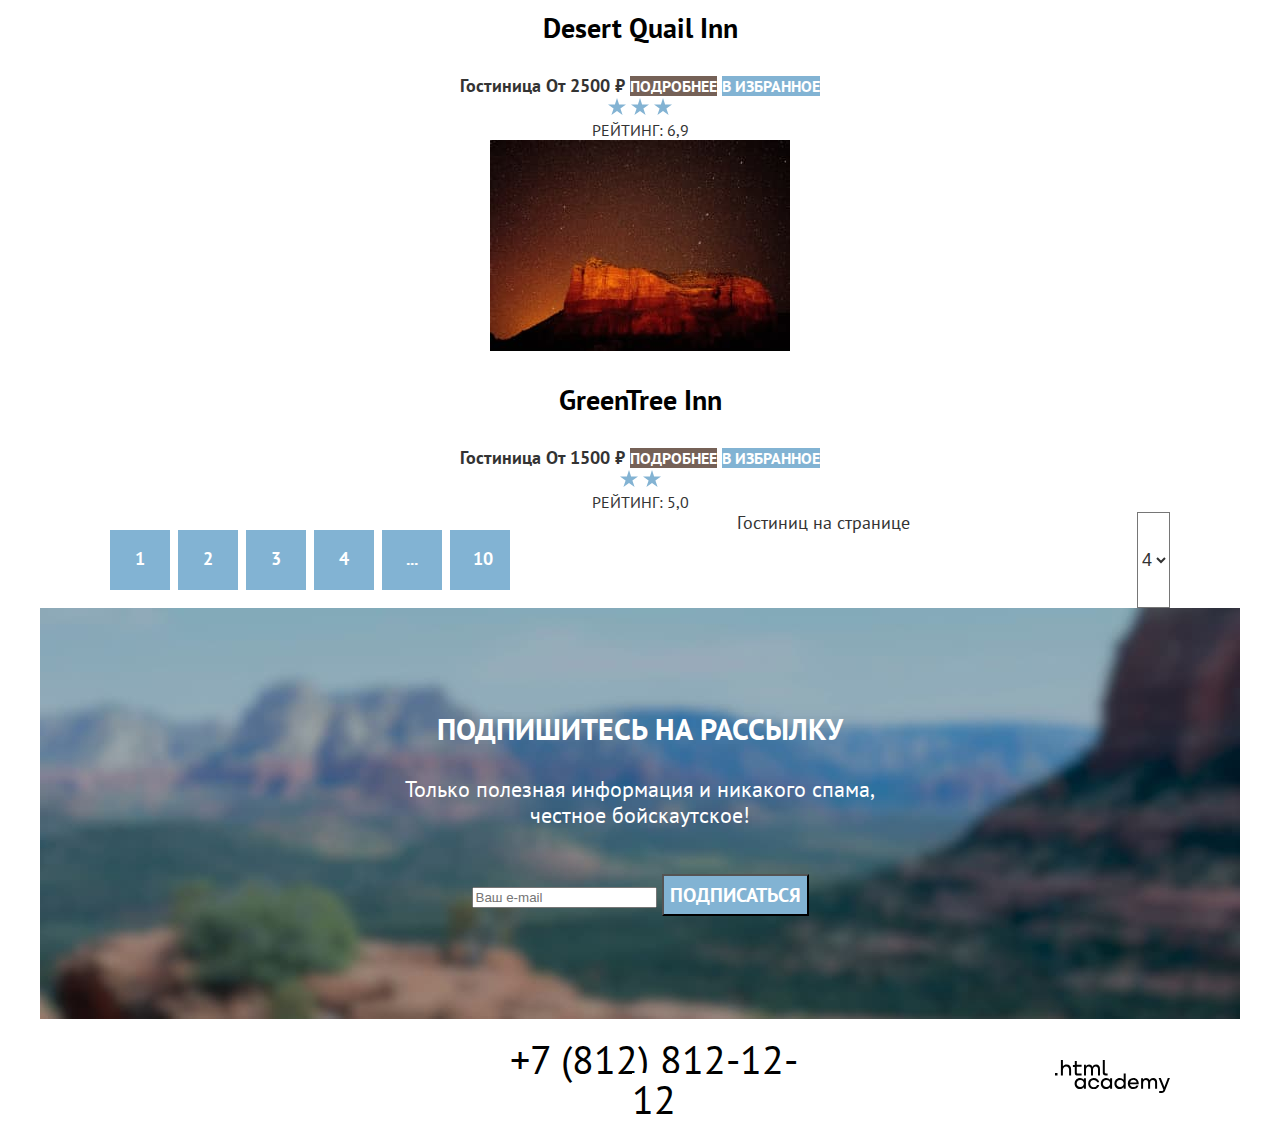
<file: 6/catalog.html>
<!DOCTYPE html>
<html lang="ru">

  <head>
    <meta charset="utf-8">
    <title>Catalog</title>
    <link rel="stylesheet" href="styles/styles.css">
    <base href="https://htmlacademy-htmlcss.github.io/2015259-sedona-34/6/">
</head>

  <body>
    <div class="page-contanier">
      <header class="main-header">
        <img class="header-logo-image" src="images/logo.svg" alt="Логотип города Седона «City of Sedona»." width="139"
          height="70">
        <nav class="navigation">
          <ul class="navigation-list">
            <li class="navigation-item">
              <a class="navigation-link" href="index.html">Главная</a>
            </li>
            <li class="navigation-item">
              <a class="navigation-link" href="#">О Седоне</a>
            </li>
            <li class="navigation-item">
              <a class="navigation-link navigation-link-current" href="catalog.html">Гостиницы</a>
            </li>
          </ul>
          <ul class="navigation-list navigation-user">
            <li class="navigation-item">
              <a class="navigation-link" href="#">
                <span class="visually-hidden">Поиск</span>
              </a>
            </li>
            <li class="navigation-item">
              <a class="navigation-link" href="#">
                <span class="visually-hidden">Избранное</span>
              </a>
            </li>
            <li class="navigation-item">
              <a class="navigation-link" href="#">Хочу сюда!</a>
            </li>
          </ul>
        </nav>

      </header>


      <main class="main-container main-inner">
        <div class="filter">
          <header class="inner-header">
            <h1 class="inner-header-tittle">Гостиницы Седоны</h1>
            <ul class="breadcrumbs">
              <li class="breadcrumbs-item">
                <a class="breadcrumbs-link">Гостиницы</a>
              </li>
            </ul>
          </header>

          <h2 class="vissually-hidden" hidden>Фильтр</h2>
          <form class="catalog-filter" action="https://echo.htmlacademy.ru/" method="get">

            <div class="filter-left-contanier">
              <fieldset class="catalog-filter-group">
                <legend class="catalog-filter-title">Инфраструктура:</legend>
                <ul class="catalog-filter-list">
                  <li class="catalog-filter-item">
                    <label class="control">
                      <input class="control-input" type="checkbox" name="swimming_pool" checked>
                      Бассейн
                    </label>
                  </li>
                  <li class="catalog-filter-item">
                    <label class="control">
                      <input class="control-input" type="checkbox" name="parking" checked>
                      Парковка
                    </label>
                  </li>
                  <li class="catalog-filter-item">
                    <label class="control">
                      <input class="control-input" type="checkbox" name="Wi-Fi">
                      Wi-Fi
                    </label>
                  </li>
                </ul>
              </fieldset>

              <fieldset class="catalog-filter-group">
                <legend class="catalog-filter-title">Тип Жилья:</legend>
                <ul class="catalog-filter-list">
                  <li class="catalog-filter-item">
                    <label class="control">
                      <input class="control-input" type="radio" name="type-of-housing" value="hotel">
                      Гостиница
                    </label>
                  </li>
                  <li class="catalog-filter-item">
                    <label class="control">
                      <input class="control-input" type="radio" name="type-of-housing" value="motel">
                      Мотель
                    </label>
                  </li>
                  <li class="catalog-filter-item">
                    <label class="control">
                      <input class="control-input" type="radio" name="type-of-housing" value="apartments">
                      Апартаменты
                    </label>
                  </li>
                </ul>
              </fieldset>
            </div>

            <div class="button-contanier">
              <button class="button-apply" type="submit">Применить</button>
              <button class="button-reset" type="reset">Сбросить</button>
            </div>
          </form>
        </div>
        <section class="catalog">
          <div class="hotel-sort">
            <h2 class="hotel-sort-title">Найдено гостиниц:38</h2>

            <select class="select-control" aria-label="Сортировка">
              <option value="popular">Сначала популярные</option>
              <option value="cheap">Сначала дешёвые</option>
              <option value="expensive">Сначала дорогие</option>
            </select>


            <a href="#" class="button button-table">
              <span class="visually-hidden">Показать карточки</span>
            </a>
            <a href="#" class="button button-slideshow">
              <span class="visually-hidden">Показать слайд-шоу</span>
            </a>
            <a href="#" class="button button-list">
              <span class="visually-hidden">Показать список</span>
            </a>
          </div>

          <ul class="product-list">
            <li class="product-card">
              <a class="product-card-link" href="product.html">
                <img class="product-card-image" src="images/hotels/hotel-1.jpg" width="300" height="211"
                  alt="Amara Resort & Spa.">
                <h3 class="product-card-title">Amara Resort & Spa</h3>
              </a>
              <b class="product-card-type">Гостиница</b>
              <b class="product-card-price">От 4000 ₽</b>
              <a class="product-card-button detail" href="#">Подробнее</a>
              <a class="product-card-button favorites" href="#">В избранное</a>
              <div class="product-card-stars">
                <img class="product-card-stars" src="images/star.svg" width="18" height="17" alt="Звезда.">
                <img class="product-card-stars" src="images/star.svg" width="18" height="17" alt="Звезда.">
                <img class="product-card-stars" src="images/star.svg" width="18" height="17" alt="Звезда.">
                <img class="product-card-stars" src="images/star.svg" width="18" height="17" alt="Звезда.">
              </div>
              <span class="product-card-rating">Рейтинг: 8,5</span>
            </li>

            <li class="product-card">
              <a class="product-card-link" href="product.html">
                <img class="product-card-image" src="images/hotels/hotel-2.jpg" width="300" height="211"
                  alt="Villas at Poco Diablo.">
                <h3 class="product-card-title">Villas at Poco Diablo</h3>
              </a>
              <b class="product-card-type">Гостиница</b>
              <b class="product-card-price">От 5000 ₽</b>
              <a class="product-card-button detail" href="#">Подробнее</a>
              <a class="product-card-button favorites" href="#">В избранное</a>
              <div class="product-card-stars">
                <img class="product-card-stars" src="images/star.svg" width="18" height="17" alt="Звезда.">
                <img class="product-card-stars" src="images/star.svg" width="18" height="17" alt="Звезда.">
                <img class="product-card-stars" src="images/star.svg" width="18" height="17" alt="Звезда.">
                <img class="product-card-stars" src="images/star.svg" width="18" height="17" alt="Звезда.">
              </div>
              <span class="product-card-rating">Рейтинг: 9,2</span>
            </li>

            <li class="product-card">
              <a class="product-card-link" href="product.html">
                <img class="product-card-image" src="images/hotels/hotel-3.jpg" width="300" height="211"
                  alt="Desert Quail Inn.">
                <h3 class="product-card-title">Desert Quail Inn</h3>
              </a>
              <b class="product-card-type">Гостиница</b>
              <b class="product-card-price">От 2500 ₽</b>
              <a class="product-card-button detail" href="#">Подробнее</a>
              <a class="product-card-button favorites" href="#">В избранное</a>
              <div class="product-card-stars">
                <img class="product-card-stars" src="images/star.svg" width="18" height="17" alt="Звезда.">
                <img class="product-card-stars" src="images/star.svg" width="18" height="17" alt="Звезда.">
                <img class="product-card-stars" src="images/star.svg" width="18" height="17" alt="Звезда.">
              </div>
              <span class="product-card-rating">Рейтинг: 6,9</span>
            </li>

            <li class="product-card">
              <a class="product-card-link" href="product.html">
                <img class="product-card-image" src="images/hotels/hotel-4.jpg" width="300" height="211"
                  alt="GreenTree Inn.">
                <h3 class="product-card-title">GreenTree Inn</h3>
              </a>
              <b class="product-card-type">Гостиница</b>
              <b class="product-card-price">От 1500 ₽</b>
              <a class="product-card-button detail" href="#">Подробнее</a>
              <a class="product-card-button favorites" href="#">В избранное</a>
              <div class="product-card-stars">
                <img class="product-card-stars" src="images/star.svg" width="18" height="17" alt="Звезда.">
                <img class="product-card-stars" src="images/star.svg" width="18" height="17" alt="Звезда.">
              </div>
              <span class="product-card-rating">Рейтинг: 5,0</span>
            </li>
          </ul>

          <div class="pagination-container">
            <ul class="pagination">
              <li class="pagination-item">
                <a class="pagination-link pagination-current">1</a>
              </li>
              <li class="pagination-item">
                <a class="pagination-link" href="#">2</a>
              </li>
              <li class="pagination-item">
                <a class="pagination-link" href="#">3</a>
              </li>
              <li class="pagination-item">
                <a class="pagination-link" href="#">4</a>
              </li>
              <li class="pagination-item">
                <a class="pagination-link" href="#">...</a>
              </li>
              <li class="pagination-item">
                <a class="pagination-link" href="#">10</a>
              </li>
            </ul>
            <span class="amount-hotels">Гостиниц на странице</span>
            <select class="select-quantity" aria-label="Количество">
              <option value="four">4</option>
            </select>
          </div>
        </section>

        <div class="subscribe">
          <h2 class="subscribe-title">Подпишитесь на рассылку</h2>
          <p class="subscribe-description">Только полезная информация и никакого спама, <br> честное бойскаутское!</p>
          <form class="subscribe-form" action="https://echo.htmlacademy.ru/">
            <label class="visually-hidden" for="useremail">Email</label>
            <input class="field" placeholder="Ваш e-mail" type="email" name="useremail" id="useremail" required>
            <button class="subscribe-button" type="submit">Подписаться</button>
          </form>
        </div>
      </main>


      <footer class="page-footer">
        <div class="page-footer-container">
          <section class="footer-social">
            <h2 class="visually-hidden">Соцсети</h2>
            <ul class="footer-social-list">
              <li class="footer-social-item">
                <a class="button-icon" href="#">
                  <span class="visually-hidden">Вконтакте</span>
                </a>
              </li>
              <li class="footer-social-item">
                <a class="button-icon" href="#">
                  <span class="visually-hidden">Телеграм</span>
                </a>
              </li>
              <li class="footer-social-item">
                <a class="button-icon" href="#">
                  <span class="visually-hidden">Ютуб</span>
                </a>
              </li>
            </ul>
          </section>

          <section class="footer-contacts">
            <h2 class="visually-hidden">Контакты</h2>
            <a class="footer-contacts-phone" href="tel:+78128121212">+7 (812) 812-12-12</a>
          </section>

          <section class="footer-logo">
            <h2 class="visually-hidden">html academy</h2>
            <a href="https://htmlacademy.ru/"><img class="footer-logo-image" src="images/footer/html-academy-logo.svg"
                height="33" width="115" alt="Логотип html academy."></a>
          </section>
        </div>
      </footer>
    </div>
  </body>

</html>
</file>
<file: styles/styles.css>
@font-face {
  font-weight: 400;
  font-family: "PT Sans";
  font-style: normal;

  font-display: swap;
  src: url("../fonts/ptsans-400.woff2") format("woff2");
}

@font-face {
  font-weight: 700;
  font-family: "PT Sans";
  font-style: normal;

  font-display: swap;
  src: url("../fonts/ptsans-700.woff2") format("woff2");
}

html {
  height: 100%;
}

body {
  display: flex;
  flex-direction: column;
  min-height: 100%;
  margin: 0;

  font-weight: 400;
  font-size: 18px;
  line-height: 21px;
  font-family: "PT Sans", sans-serif;
  text-align: center;
  color: #000000;

  background-color: #ffffff;
}

.page-contanier {
  display: flex;
  flex-direction: column;
  width: 1200px;
  min-height: 100%;
  margin: 0 auto;
}

.visually-hidden {
  position: absolute;

  width: 1px;
  height: 1px;
  margin: -1px;
  padding: 0;
  overflow: hidden;

  border: 0;

  clip: rect(0 0 0 0);
}

.search-hotel-button,
.subscribe-button {
  font-weight: 700;
  font-size: 20px;
  line-height: 36px;
  font-family: inherit;
  text-align: center;
  color: #ffffff;
  text-transform: uppercase;
  text-decoration: none;

  background-color: #756157;
}

/*flex-сетка хэдера*/

.main-header {
  display: flex;
  margin: 0 auto;

  color: #000000;

  background-color: #ffffff;
}

.header-logo-image {
  display: flex;
  width: 139px;
  margin: 0;
  margin-right: 30px;
  margin-left: 70px;
}

.navigation {
  display: flex;
  flex: auto;
  justify-content: space-between;
  width: 921px;
  margin: 0 auto;
}

.navigation-list {
  display: flex;
  flex-wrap: wrap;
  width: 490px;
  margin: 0;
  padding: 0;

  list-style-type: none;
}

.navigation-link {
  display: block;
  padding: 20px 17px;

  font-weight: 700;
  font-size: 20px;
  line-height: 26px;
  color: inherit;
  text-transform: capitalize;
  text-decoration: none;

  background-color: #ffffff;
}

.navigation-user {
  max-width: 264px;
}

.navigation-user .navigation-link {
  min-width: 42px;
  min-height: 66px;
  padding: 0;
}

.main-container {
  flex-grow: 1;
}

.promo {
  padding-top: 51px;
  padding-bottom: 82px;

  color: #ffffff;

  background-color: #000000;
  background-image: url("../images/index-background.jpg");
  background-repeat: no-repeat;
  background-size: 100% auto;
}

.advantages {
  color: #000000;

  background-color: #ffffff;
}

.advantages-header {
  display: flex;
  flex-wrap: wrap;
  justify-content: center;
  align-items: center;
  padding-top: 63px;
  padding-bottom: 90px;
}

.advantages-list {
  display: flex;
  flex-wrap: wrap;
  width: 1200px;
  margin: 0;
  padding: 0;

  list-style-type: none;
}

.advantages-header-title,
.search-hotel-title,
.subscribe-title {
  margin-top: 0;
  margin-bottom: 31px;

  font-weight: 700;
  font-size: 30px;
  line-height: 36px;
  text-transform: uppercase;
}

.advantage-title {
  margin: 0;

  font-weight: 700;
  font-size: 24px;
  line-height: 28px;
  text-transform: uppercase;
}

.advantage-item {
  display: flex;
  flex-wrap: wrap;
}

.advantages-city {
  display: flex;
  flex-wrap: wrap;
  margin: 0;
  padding: 0;

  color: #000000;

  background-color: #ffffff;
}

.text-advantage,
.advantage-item-icon-home,
.advantage-item-icon-food,
.advantage-item-icon-gift {
  display: flex;
  flex-direction: column;
  justify-content: center;
  align-items: center;
  width: 400px;
  min-height: 384px;

  text-align: center;
}

.promo-text-image {
  width: 458px;
  height: 352px;
}

.advantage-description {
  margin: 0;
}

.advantage-item .advantage-number {
  margin-top: 30px;
  margin-bottom: 30px;
}



.advantages-city .advantage-title {
  margin-top: 30px;
  margin-bottom: 30px;
}

.advantages-header-text,
.search-hotel-text,
.subscribe-description {
  margin: 0;

  font-size: 22px;
  line-height: 26px;
}

.advantage-item:nth-child(1),
.advantage-item:nth-child(2) {
  color: #ffffff;

  background-color: #82b3d3;
}


.advantage-item-icon-home,
.advantage-item-icon-gift,
.advantage-item:nth-child(3),
.advantage-item:nth-child(5) {
  color: #000000;

  background-color: rgba(131, 179, 211, 0.12);
}


.advantage-item:nth-child(4) {
  background-color: rgba(131, 179, 211, 0.2);
}

.search-hotel {
  display: flex;
  flex-direction: column;
  flex-wrap: wrap;
  justify-content: center;
  align-items: center;
  min-height: 417px;
}

.search-hotel-title {
  margin-bottom: 29px;
}

.search-hotel-text {
  margin-bottom: 56px;
}

.subscribe {
  display: flex;
  flex-direction: column;
  flex-wrap: wrap;
  justify-content: center;
  align-items: center;
  min-height: 411px;

  color: #ffffff;

  background-color: #000000;
  background-image: url("../images/subscribe-background.jpg");
  background-repeat: no-repeat;
  background-size: 100% auto;
}

.subscribe-title {
  margin-bottom: 29px;
}

.subscribe-description {
  margin-bottom: 46px;
}

.subscribe-button {
  background-color: #82b3d3;
}

/*flex-сетка футера*/

.page-footer-container {
  display: flex;
  justify-content: space-between;
  align-items: center;
  max-width: 1200px;
  min-height: 120px;
  margin: 0 auto;
}

.footer-social {
  width: 142px;
  margin-left: 70px;
}

.footer-contacts {
  width: 331px;
}

.footer-logo {
  margin-right: 70px;
}

.footer-social-list {
  display: flex;
  flex-wrap: wrap;
  margin: 0;
  padding: 0;

  list-style-type: none;
}

.footer-social-items {
  width: 47px;
  height: 40px;
}

.footer-contacts-phone {
  font-size: 40px;
  line-height: 40px;
  text-align: center;
  color: #000000;
  text-transform: uppercase;
  text-decoration: none;

  background-color: #ffffff;
}

.filter {
  display: flex;
  flex-direction: column;
  align-items: flex-start;
  width: 1200px;
  height: 403px;

  color: #ffffff;

  background-color: #000000;
  background-image: url("../images/catalog-background.jpg");
  background-repeat: no-repeat;
  background-size: 100% auto;
}

.catalog-filter {
  display: flex;
  justify-content: space-between;
  align-items: center;
  width: 1060px;
  height: 149px;
  margin-right: 70px;
  margin-left: 70px;
}

.catalog-filter-list {
  margin: 0;
  padding: 0;

  list-style-type: none;
}

.inner-header-tittle {
  width: 495px;
  margin: 0;
  margin-top: 35px;
  margin-bottom: 10px;
  margin-left: 70px;
}

.breadcrumbs {
  display: flex;
  width: 110px;
  margin: 0;
  margin-left: 72px;
  padding: 0;

  list-style-type: none;
}

.filter-left-contanier {
  display: flex;
  width: 366px;
}

.button-contanier {
  display: flex;
  flex-direction: column;
  margin-right: 70px;
}

.hotel-sort {
  display: flex;
  width: 1057px;
  margin: 50px auto 56px auto;
}

.button-table {
  width: 16px;
  height: 14;
}

.hotel-sort .button {
  width: 48px;
  height: 48px;
}

.product-list {
  margin: 0;
  padding: 0;

  list-style-type: none;
}

.inner-header-tittle {
  font-weight: 700;
  font-size: 60px;
  line-height: 78px;
}

.catalog-filter-title {
  font-weight: 700;
  font-size: 20px;
  line-height: 26px;
}

.hotel-sort,
.product-card,
.select-control,
.select-quantity,
.amount-hotels {
  font-size: 18px;
  line-height: 21px;
  color: #333333;

  background-color: #ffffff;
}

.hotel-sort .button {
  font-family: inherit;
  text-align: center;
  color: #333333;
  text-decoration: none;

  background-color: #ffffff;
}

.button-apply {
  font-weight: 700;
  font-size: 16px;
  line-height: 20px;
  font-family: inherit;
  text-align: center;
  color: #ffffff;
  text-transform: uppercase;
  text-decoration: none;

  background-color: #82b3d3;
}

.button-reset {
  font-weight: 400;
  font-size: 16px;
  line-height: 20px;
  font-family: inherit;
  text-align: center;
  color: #ffffff;
  text-decoration: none;

  background-color: transparent;
}

.hotel-sort-title {
  margin: 0;

  font-weight: 700;
  font-size: 30px;
  line-height: 36px;
  color: #000000;
  text-transform: uppercase;

  background-color: #ffffff;
}

.product-card-link {
  font-weight: 700;
  font-size: 24px;
  line-height: 28px;
  color: #000000;
  text-decoration: none;

  background-color: #ffffff;
}

.product-card-rating {
  font-size: 16px;
  line-height: 20px;
  text-align: center;
  text-transform: uppercase;
}

.product-card-button.detail,
.favorites {
  font-weight: 700;
  font-size: 16px;
  line-height: 20px;
  font-family: inherit;
  text-align: center;
  color: #ffffff;
  text-transform: uppercase;
  text-decoration: none;

  background-color: #756157;
}

.product-card-button.favorites {
  background-color: #82b3d3;
}

.pagination-container {
  display: flex;
  justify-content: space-between;
  margin: 0;
  padding: 0 70px;
}

.pagination {
  display: flex;
  padding: 0;

  list-style-type: none;
}

.pagination-link {
  display: block;
  box-sizing: border-box;
  width: 60px;
  height: 60px;
  margin: 0;
  padding: 11px 23px;

  font-weight: 700;
  line-height: 36px;
  color: #ffffff;
  text-decoration: none;

  background-color: #82b3d3;
}



.pagination-item:not(:last-child) {
  margin-right: 8px;
}
</file>
<file: 4/styles/styles.css>
@font-face {
  font-weight: 400;
  font-family: "PT Sans";
  font-style: normal;

  font-display: swap;
  src: url("../fonts/ptsans-400.woff2") format("woff2");
}

@font-face {
  font-weight: 700;
  font-family: "PT Sans";
  font-style: normal;

  font-display: swap;
  src: url("../fonts/ptsans-700.woff2") format("woff2");
}

body {
  font-weight: 400;
  font-size: 18px;
  line-height: 21px;
  font-family: "PT Sans", sans-serif;
  text-align: center;
  color: #000000;

  background-color: #ffffff;
}

.search-hotel-button,
.subscribe-button {
  font-weight: 700;
  font-size: 20px;
  line-height: 36px;
  font-family: inherit;
  text-align: center;
  color: #ffffff;
  text-transform: uppercase;
  text-decoration: none;

  background-color: #756157;
}

.main-header {
  color: #000000;

  background-color: #ffffff;
}

.navigation-link {
  font-weight: 700;
  font-size: 20px;
  line-height: 26px;
  color: inherit;
  text-transform: capitalize;
  text-decoration: none;

  background-color: #ffffff;
}

.promo {
  color: #ffffff;

  background-color: #000000;
  background-image: url("../images/index-background.jpg");
  background-repeat: no-repeat;
  background-size: 100% auto;
}

.advantages {
  color: #000000;

  background-color: #ffffff;
}

.advantages-header-title,
.search-hotel-title,
.subscribe-title {
  font-weight: 700;
  font-size: 30px;
  line-height: 36px;
  text-transform: uppercase;
}

.advantage-title {
  font-weight: 700;
  font-size: 24px;
  line-height: 28px;
  text-transform: uppercase;
}

.advantages-header-text,
.search-hotel-text,
.subscribe-description {
  font-size: 22px;
  line-height: 26px;
}

.advantage-item:nth-child(1),
.advantage-item:nth-child(3) {
  color: #ffffff;

  background-color: #82b3d3;
}

.advantages-city,
.advantage-item:nth-child(4),
.advantage-item:nth-child(6) {
  background-color: rgba(131, 179, 211, 0.12);
}

.advantage-item-icon-food {
  background-color: #ffffff;
}

.advantage-item:nth-child(5) {
  background-color: rgba(131, 179, 211, 0.2);
}

.subscribe {
  color: #ffffff;

  background-color: #000000;
  background-image: url("../images/subscribe-background.jpg");
  background-repeat: no-repeat;
  background-size: 100% auto;
}

.subscribe-button {
  background-color: #82b3d3;
}

.footer-contacts-phone {
  font-size: 40px;
  line-height: 40px;
  text-align: center;
  color: #000000;
  text-transform: uppercase;
  text-decoration: none;

  background-color: #ffffff;
}

.filter {
  color: #ffffff;

  background-color: #000000;
  background-image: url("../images/catalog-background.jpg");
  background-repeat: no-repeat;
  background-size: 100% auto;
}

.inner-header-tittle {
  font-weight: 700;
  font-size: 60px;
  line-height: 78px;
}

.catalog-filter-title {
  font-weight: 700;
  font-size: 20px;
  line-height: 26px;
}

.hotel-sort,
.product-card,
.select-control,
.select-quantity,
.amount-hotels {
  font-size: 18px;
  line-height: 21px;
  color: #333333;

  background-color: #ffffff;
}

.hotel-sort .button {
  font-family: inherit;
  text-align: center;
  color: #333333;
  text-decoration: none;

  background-color: #ffffff;
}

.button-apply {
  font-weight: 700;
  font-size: 16px;
  line-height: 20px;
  font-family: inherit;
  text-align: center;
  color: #ffffff;
  text-transform: uppercase;
  text-decoration: none;

  background-color: #82b3d3;
}

.button-reset {
  font-weight: 400;
  font-size: 16px;
  line-height: 20px;
  font-family: inherit;
  text-align: center;
  color: #ffffff;
  text-decoration: none;

  background-color: transparent;
}

.hotel-sort-title {
  font-weight: 700;
  font-size: 30px;
  line-height: 36px;
  color: #000000;
  text-transform: uppercase;

  background-color: #ffffff;
}

.product-card-link {
  font-weight: 700;
  font-size: 24px;
  line-height: 28px;
  color: #000000;
  text-decoration: none;

  background-color: #ffffff;
}

.product-card-rating {
  font-size: 16px;
  line-height: 20px;
  text-align: center;
  text-transform: uppercase;
}

.product-card-button.detail,
.favorites {
  font-weight: 700;
  font-size: 16px;
  line-height: 20px;
  font-family: inherit;
  text-align: center;
  color: #ffffff;
  text-transform: uppercase;
  text-decoration: none;

  background-color: #756157;
}

.product-card-button.favorites {
  background-color: #82b3d3;
}
</file>
<file: 5/styles/styles.css>
@font-face {
  font-weight: 400;
  font-family: "PT Sans";
  font-style: normal;

  font-display: swap;
  src: url("../fonts/ptsans-400.woff2") format("woff2");
}

@font-face {
  font-weight: 700;
  font-family: "PT Sans";
  font-style: normal;

  font-display: swap;
  src: url("../fonts/ptsans-700.woff2") format("woff2");
}

html {
  height: 100%;
}

body {
  display: flex;
  flex-direction: column;
  min-height: 100%;
  margin: 0;

  font-weight: 400;
  font-size: 18px;
  line-height: 21px;
  font-family: "PT Sans", sans-serif;
  text-align: center;
  color: #000000;

  background-color: #ffffff;
}

.page-contanier {
  display: flex;
  flex-direction: column;
  width: 1200px;
  min-height: 100%;
  margin: 0 auto;
}

.search-hotel-button,
.subscribe-button {
  font-weight: 700;
  font-size: 20px;
  line-height: 36px;
  font-family: inherit;
  text-align: center;
  color: #ffffff;
  text-transform: uppercase;
  text-decoration: none;

  background-color: #756157;
}

/*flex-сетка хэдера*/

.main-header {
  display: flex;
  margin: 0 auto;

  color: #000000;

  background-color: #ffffff;
}

.header-logo-image {
  display: flex;
  width: 139px;
  margin: 0;
  margin-right: 30px;
  margin-left: 70px;
}

.navigation {
  display: flex;
  flex: auto;
  justify-content: space-between;
  align-items: center;
}


.navigation-list {
  display: flex;
  width: 490px;
  margin: 0;
  padding: 0;

  list-style-type: none;
}

.navigation-user {
  max-width: 264px;
  margin: 0;
  margin-right: 70px;
}


.navigation-link {
  font-weight: 700;
  font-size: 20px;
  line-height: 26px;
  color: inherit;
  text-transform: capitalize;
  text-decoration: none;

  background-color: #ffffff;
}

.main-container {
  flex-grow: 1;
}

.promo {
  color: #ffffff;

  background-color: #000000;
  background-image: url("../images/index-background.jpg");
  background-repeat: no-repeat;
  background-size: 100% auto;
}

.advantages {
  color: #000000;

  background-color: #ffffff;
}

.advantages-list {
  display: flex;
  width: 1200px;
  margin: 0;
  padding: 0;

  list-style-type: none;
}

.advantages-header-title,
.search-hotel-title,
.subscribe-title {
  font-weight: 700;
  font-size: 30px;
  line-height: 36px;
  text-transform: uppercase;
}

.advantage-title {
  font-weight: 700;
  font-size: 24px;
  line-height: 28px;
  text-transform: uppercase;
}

.advantages-header-text,
.search-hotel-text,
.subscribe-description {
  font-size: 22px;
  line-height: 26px;
}

.advantage-item:nth-child(1),
.advantage-item:nth-child(2) {
  color: #ffffff;

  background-color: #82b3d3;
}


.advantage-item-icon-home,
.advantage-item-icon-gift,
.advantage-item:nth-child(3),
.advantage-item:nth-child(5) {
  color: #000000;

  background-color: rgba(131, 179, 211, 0.12);
}

.advantages-city {
  margin: 0;
  padding: 0;

  list-style-type: none;
  color: #000000;

  background-color: #ffffff;
}

.advantage-item:nth-child(4) {
  background-color: rgba(131, 179, 211, 0.2);
}

.subscribe {
  color: #ffffff;

  background-color: #000000;
  background-image: url("../images/subscribe-background.jpg");
  background-repeat: no-repeat;
  background-size: 100% auto;
}

.subscribe-button {
  background-color: #82b3d3;
}

/*flex-сетка футера*/

.page-footer-container {
  display: flex;
  justify-content: space-between;
  max-width: 1200px;
  margin: 0 auto;
}

.footer-social {
  width: 142;
  margin-left: 70px;
}

.footer-contacts {
  width: 331px;
}

.footer-logo {
  margin-right: 70px;
}

.footer-social-list {
  margin: 0;
  padding: 0;

  list-style-type: none;
}

.footer-contacts-phone {
  font-size: 40px;
  line-height: 40px;
  text-align: center;
  color: #000000;
  text-transform: uppercase;
  text-decoration: none;

  background-color: #ffffff;
}

.filter {
  display: flex;
  flex-direction: column;
  justify-content: center;
  align-items: flex-start;
  width: 1200px;
  height: 403px;

  color: #ffffff;

  background-color: #000000;
  background-image: url("../images/catalog-background.jpg");
  background-repeat: no-repeat;
  background-size: 100% auto;
}

.catalog-filter {
  display: flex;
  justify-content: space-between;
  align-items: center;
  width: 1060px;
  height: 149px;
  margin-right: 70px;
  margin-left: 70px;
}

.catalog-filter-list {
  margin: 0;
  padding: 0;

  list-style-type: none;
}

.inner-header-tittle {
  width: 495px;
  margin: 0;
  margin-left: 70px;
}

.breadcrumbs {
  width: 110px;
  margin: 0;
  margin-left: 72px;
  padding: 0;

  list-style-type: none;
}

.filter-left-contanier {
  display: flex;
  width: 366px;
}

.button-contanier {
  display: flex;
  flex-direction: column;
  margin-right: 70px;
}

.hotel-sort {
  display: flex;
  justify-content: space-between;
  width: 1057px;
  margin: 0 auto;
}

.product-list {
  display: flex;
  width: 1056px;
  margin: 0;
  padding: 0;

  list-style-type: none;
}

.inner-header-tittle {
  font-weight: 700;
  font-size: 60px;
  line-height: 78px;
}

.catalog-filter-title {
  font-weight: 700;
  font-size: 20px;
  line-height: 26px;
}

.hotel-sort,
.product-card,
.select-control,
.select-quantity,
.amount-hotels {
  font-size: 18px;
  line-height: 21px;
  color: #333333;

  background-color: #ffffff;
}

.hotel-sort .button {
  font-family: inherit;
  text-align: center;
  color: #333333;
  text-decoration: none;

  background-color: #ffffff;
}

.button-apply {
  font-weight: 700;
  font-size: 16px;
  line-height: 20px;
  font-family: inherit;
  text-align: center;
  color: #ffffff;
  text-transform: uppercase;
  text-decoration: none;

  background-color: #82b3d3;
}

.button-reset {
  font-weight: 400;
  font-size: 16px;
  line-height: 20px;
  font-family: inherit;
  text-align: center;
  color: #ffffff;
  text-decoration: none;

  background-color: transparent;
}

.hotel-sort-title {
  font-weight: 700;
  font-size: 30px;
  line-height: 36px;
  color: #000000;
  text-transform: uppercase;

  background-color: #ffffff;
}

.product-card-link {
  font-weight: 700;
  font-size: 24px;
  line-height: 28px;
  color: #000000;
  text-decoration: none;

  background-color: #ffffff;
}

.product-card-rating {
  font-size: 16px;
  line-height: 20px;
  text-align: center;
  text-transform: uppercase;
}

.product-card-button.detail,
.favorites {
  font-weight: 700;
  font-size: 16px;
  line-height: 20px;
  font-family: inherit;
  text-align: center;
  color: #ffffff;
  text-transform: uppercase;
  text-decoration: none;

  background-color: #756157;
}

.product-card-button.favorites {
  background-color: #82b3d3;
}

.pagination {
  margin: 0;
  padding: 0;

  list-style-type: none;
}
</file>
<file: 6/styles/styles.css>
@font-face {
  font-weight: 400;
  font-family: "PT Sans";
  font-style: normal;

  font-display: swap;
  src: url("../fonts/ptsans-400.woff2") format("woff2");
}

@font-face {
  font-weight: 700;
  font-family: "PT Sans";
  font-style: normal;

  font-display: swap;
  src: url("../fonts/ptsans-700.woff2") format("woff2");
}

html {
  height: 100%;
}

body {
  display: flex;
  flex-direction: column;
  min-height: 100%;
  margin: 0;

  font-weight: 400;
  font-size: 18px;
  line-height: 21px;
  font-family: "PT Sans", sans-serif;
  text-align: center;
  color: #000000;

  background-color: #ffffff;
}

.page-contanier {
  display: flex;
  flex-direction: column;
  width: 1200px;
  min-height: 100%;
  margin: 0 auto;
}

.visually-hidden {
  position: absolute;

  width: 1px;
  height: 1px;
  margin: -1px;
  padding: 0;
  overflow: hidden;

  border: 0;

  clip: rect(0 0 0 0);
}

.search-hotel-button,
.subscribe-button {
  font-weight: 700;
  font-size: 20px;
  line-height: 36px;
  font-family: inherit;
  text-align: center;
  color: #ffffff;
  text-transform: uppercase;
  text-decoration: none;

  background-color: #756157;
}

/*flex-сетка хэдера*/

.main-header {
  display: flex;
  margin: 0 auto;

  color: #000000;

  background-color: #ffffff;
}

.header-logo-image {
  display: flex;
  width: 139px;
  margin: 0;
  margin-right: 30px;
  margin-left: 70px;
}

.navigation {
  display: flex;
  flex: auto;
  justify-content: space-between;
  width: 921px;
  margin: 0 auto;
}

.navigation-list {
  display: flex;
  flex-wrap: wrap;
  width: 490px;
  margin: 0;
  padding: 0;

  list-style-type: none;
}

.navigation-link {
  display: block;
  padding: 20px 17px;

  font-weight: 700;
  font-size: 20px;
  line-height: 26px;
  color: inherit;
  text-transform: capitalize;
  text-decoration: none;

  background-color: #ffffff;
}

.navigation-user {
  max-width: 264px;
}

.navigation-user .navigation-link {
  min-width: 42px;
  min-height: 66px;
  padding: 0;
}

.main-container {
  flex-grow: 1;
}

.promo {
  padding-top: 51px;
  padding-bottom: 82px;

  color: #ffffff;

  background-color: #000000;
  background-image: url("../images/index-background.jpg");
  background-repeat: no-repeat;
  background-size: 100% auto;
}

.advantages {
  color: #000000;

  background-color: #ffffff;
}

.advantages-header {
  display: flex;
  flex-wrap: wrap;
  justify-content: center;
  align-items: center;
  padding-top: 63px;
  padding-bottom: 90px;
}

.advantages-list {
  display: flex;
  width: 1200px;
  flex-wrap: wrap;
  margin: 0;
  padding: 0;

  list-style-type: none;
}

.advantages-header-title,
.search-hotel-title,
.subscribe-title {
  margin-top: 0;
  margin-bottom: 31px;

  font-weight: 700;
  font-size: 30px;
  line-height: 36px;
  text-transform: uppercase;
}

.advantage-title {
  margin: 0;

  font-weight: 700;
  font-size: 24px;
  line-height: 28px;
  text-transform: uppercase;
}

.advantage-item {
  display: flex;
  flex-wrap: wrap;
  }

.advantages-city {
  display: flex;
  flex-wrap: wrap;
  margin: 0;
  padding: 0;

    color: #000000;

  background-color: #ffffff;
}

.text-advantage, .advantage-item-icon-home,
.advantage-item-icon-food, .advantage-item-icon-gift {
  width: 400px;
  min-height: 384px;
  display: flex;
  justify-content: center;
  flex-direction: column;
  align-items: center;
  text-align: center;
}

.promo-text-image{
  width: 800px;
  height: 384px;
}

.advantage-description {
  margin: 0;
}

.advantage-item .advantage-number {
  margin-top: 30px;
  margin-bottom: 30px;
}



.advantages-city .advantage-title {
  margin-top: 30px;
  margin-bottom: 30px;
}

.advantages-header-text,
.search-hotel-text,
.subscribe-description {
  margin: 0;

  font-size: 22px;
  line-height: 26px;
}

.advantage-item:nth-child(1),
.advantage-item:nth-child(2) {
  color: #ffffff;

  background-color: #82b3d3;
}


.advantage-item-icon-home,
.advantage-item-icon-gift,
.advantage-item:nth-child(3),
.advantage-item:nth-child(5) {
  color: #000000;

  background-color: rgba(131, 179, 211, 0.12);
}


.advantage-item:nth-child(4) {
  background-color: rgba(131, 179, 211, 0.2);
}

.search-hotel {
  display: flex;
  flex-direction: column;
  flex-wrap: wrap;
  justify-content: center;
  align-items: center;
  min-height: 417px;
}

.search-hotel-title {
  margin-bottom: 29px;
}

.search-hotel-text {
  margin-bottom: 56px;
}

.subscribe {
  display: flex;
  flex-direction: column;
  flex-wrap: wrap;
  justify-content: center;
  align-items: center;
  min-height: 411px;

  color: #ffffff;

  background-color: #000000;
  background-image: url("../images/subscribe-background.jpg");
  background-repeat: no-repeat;
  background-size: 100% auto;
}

.subscribe-title {
  margin-bottom: 29px;
}

.subscribe-description {
  margin-bottom: 46px;
}

.subscribe-button {
  background-color: #82b3d3;
}

/*flex-сетка футера*/

.page-footer-container {
  display: flex;
  justify-content: space-between;
  align-items: center;
  max-width: 1200px;
  min-height: 120px;
  margin: 0 auto;
}

.footer-social {
  width: 142px;
  margin-left: 70px;
}

.footer-contacts {
  width: 331px;
}

.footer-logo {
  margin-right: 70px;
}

.footer-social-list {
  display: flex;
  flex-wrap: wrap;
  margin: 0;
  padding: 0;

  list-style-type: none;
}

.footer-social-items {
  width: 47px;
  height: 40px;
}

.footer-contacts-phone {
  font-size: 40px;
  line-height: 40px;
  text-align: center;
  color: #000000;
  text-transform: uppercase;
  text-decoration: none;

  background-color: #ffffff;
}

.filter {
  display: flex;
  flex-direction: column;
  align-items: flex-start;
  width: 1200px;
  height: 403px;

  color: #ffffff;

  background-color: #000000;
  background-image: url("../images/catalog-background.jpg");
  background-repeat: no-repeat;
  background-size: 100% auto;
}

.catalog-filter {
  display: flex;
  justify-content: space-between;
  align-items: center;
  width: 1060px;
  height: 149px;
  margin-right: 70px;
  margin-left: 70px;
}

.catalog-filter-list {
  margin: 0;
  padding: 0;

  list-style-type: none;
}

.inner-header-tittle {
  width: 495px;
  margin: 0;
  margin-top: 35px;
  margin-bottom: 10px;
  margin-left: 70px;
}

.breadcrumbs {
  display: flex;
  width: 110px;
  margin: 0;
  margin-left: 72px;
  padding: 0;

  list-style-type: none;
}

.filter-left-contanier {
  display: flex;
  width: 366px;
}

.button-contanier {
  display: flex;
  flex-direction: column;
  margin-right: 70px;
}

.hotel-sort {
  display: flex;
  width: 1057px;
  margin: 50px auto 56px auto;
}

.button-table {
  width: 16px;
  height: 14;
}

.hotel-sort .button {
  width: 48px;
  height: 48px;
}

.product-list {
  margin: 0;
  padding: 0;

  list-style-type: none;
}

.inner-header-tittle {
  font-weight: 700;
  font-size: 60px;
  line-height: 78px;
}

.catalog-filter-title {
  font-weight: 700;
  font-size: 20px;
  line-height: 26px;
}

.hotel-sort,
.product-card,
.select-control,
.select-quantity,
.amount-hotels {
  font-size: 18px;
  line-height: 21px;
  color: #333333;

  background-color: #ffffff;
}

.hotel-sort .button {
  font-family: inherit;
  text-align: center;
  color: #333333;
  text-decoration: none;

  background-color: #ffffff;
}

.button-apply {
  font-weight: 700;
  font-size: 16px;
  line-height: 20px;
  font-family: inherit;
  text-align: center;
  color: #ffffff;
  text-transform: uppercase;
  text-decoration: none;

  background-color: #82b3d3;
}

.button-reset {
  font-weight: 400;
  font-size: 16px;
  line-height: 20px;
  font-family: inherit;
  text-align: center;
  color: #ffffff;
  text-decoration: none;

  background-color: transparent;
}

.hotel-sort-title {
  margin: 0;

  font-weight: 700;
  font-size: 30px;
  line-height: 36px;
  color: #000000;
  text-transform: uppercase;

  background-color: #ffffff;
}

.product-card-link {
  font-weight: 700;
  font-size: 24px;
  line-height: 28px;
  color: #000000;
  text-decoration: none;

  background-color: #ffffff;
}

.product-card-rating {
  font-size: 16px;
  line-height: 20px;
  text-align: center;
  text-transform: uppercase;
}

.product-card-button.detail,
.favorites {
  font-weight: 700;
  font-size: 16px;
  line-height: 20px;
  font-family: inherit;
  text-align: center;
  color: #ffffff;
  text-transform: uppercase;
  text-decoration: none;

  background-color: #756157;
}

.product-card-button.favorites {
  background-color: #82b3d3;
}

.pagination-container {
  display: flex;
  justify-content: space-between;
  margin: 0;
  padding: 0 70px;
}

.pagination {
  display: flex;
  padding: 0;

  list-style-type: none;
}

.pagination-link {
  display: block;
  box-sizing: border-box;
  width: 60px;
  height: 60px;
  margin: 0;
  padding: 11px 23px;

  font-weight: 700;
  line-height: 36px;
  color: #ffffff;
  text-decoration: none;

  background-color: #82b3d3;
}



.pagination-item:not(:last-child) {
  margin-right: 8px;
}
</file>
